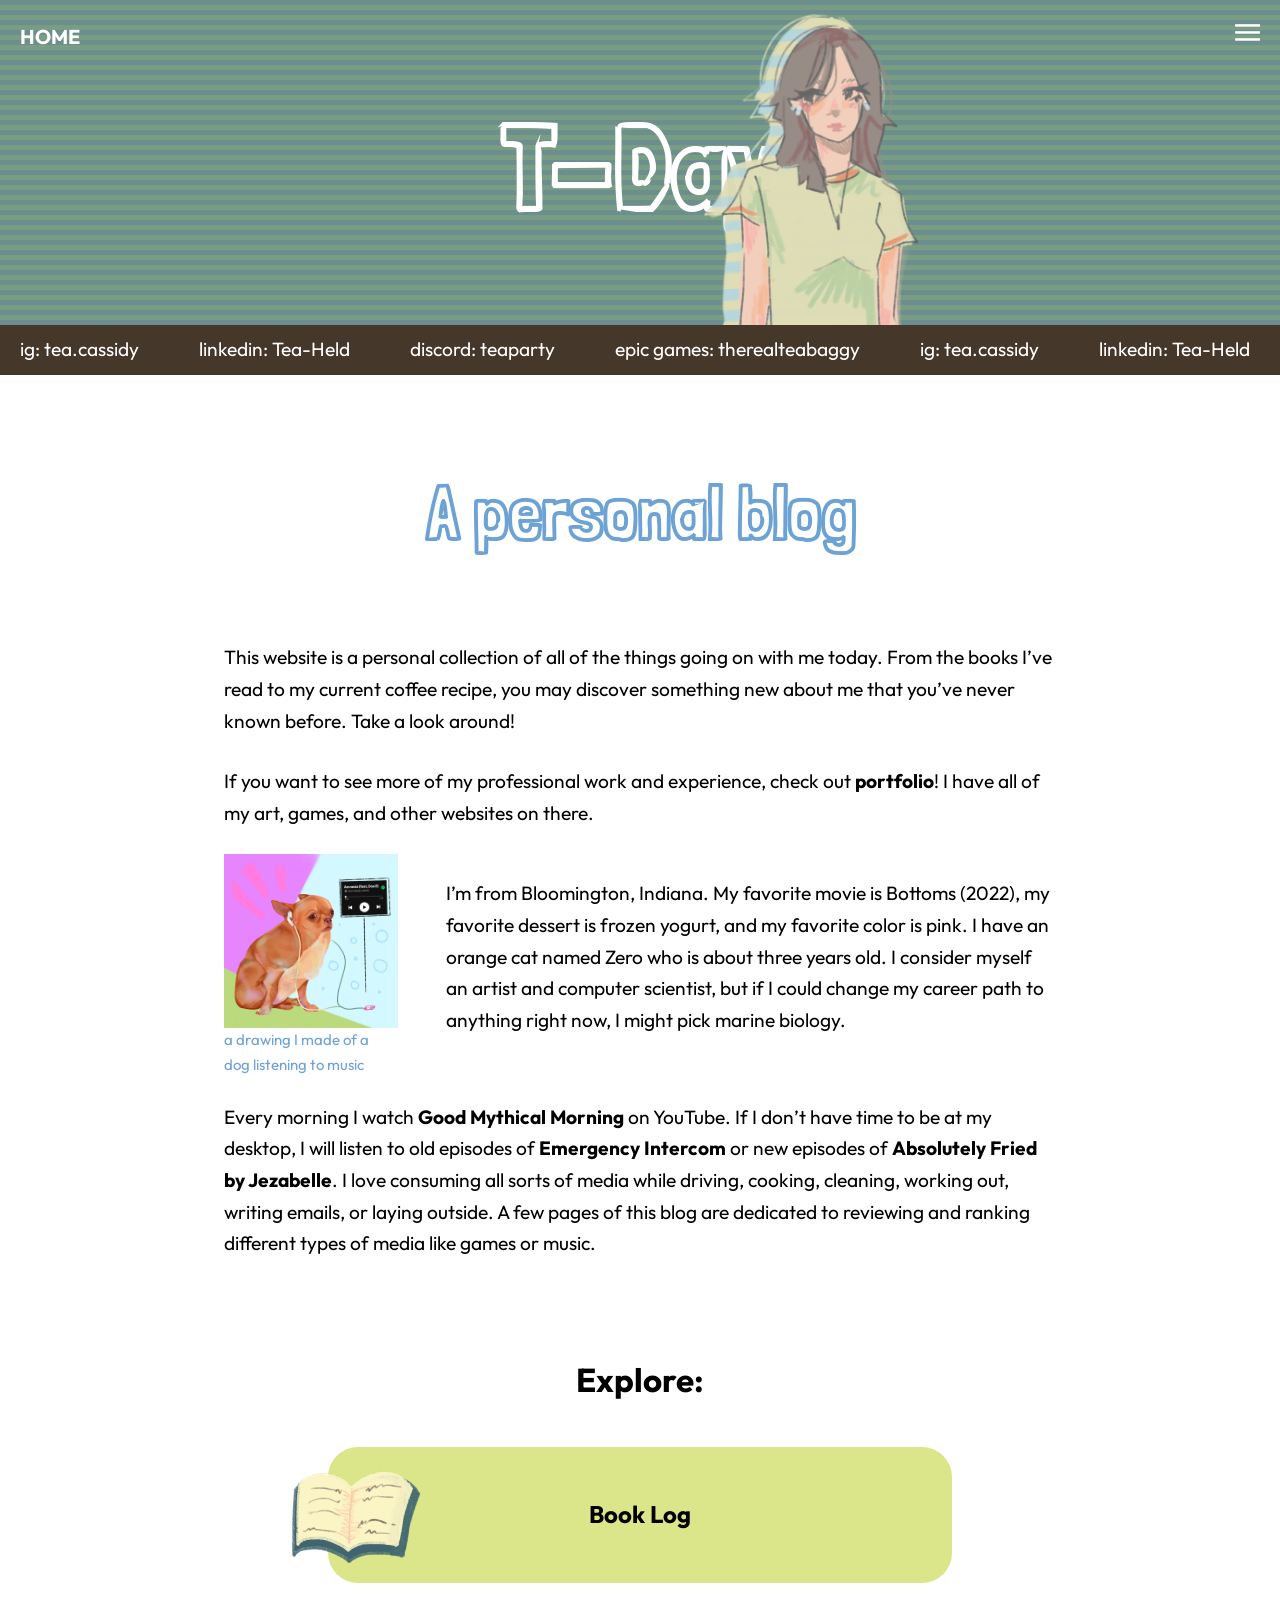
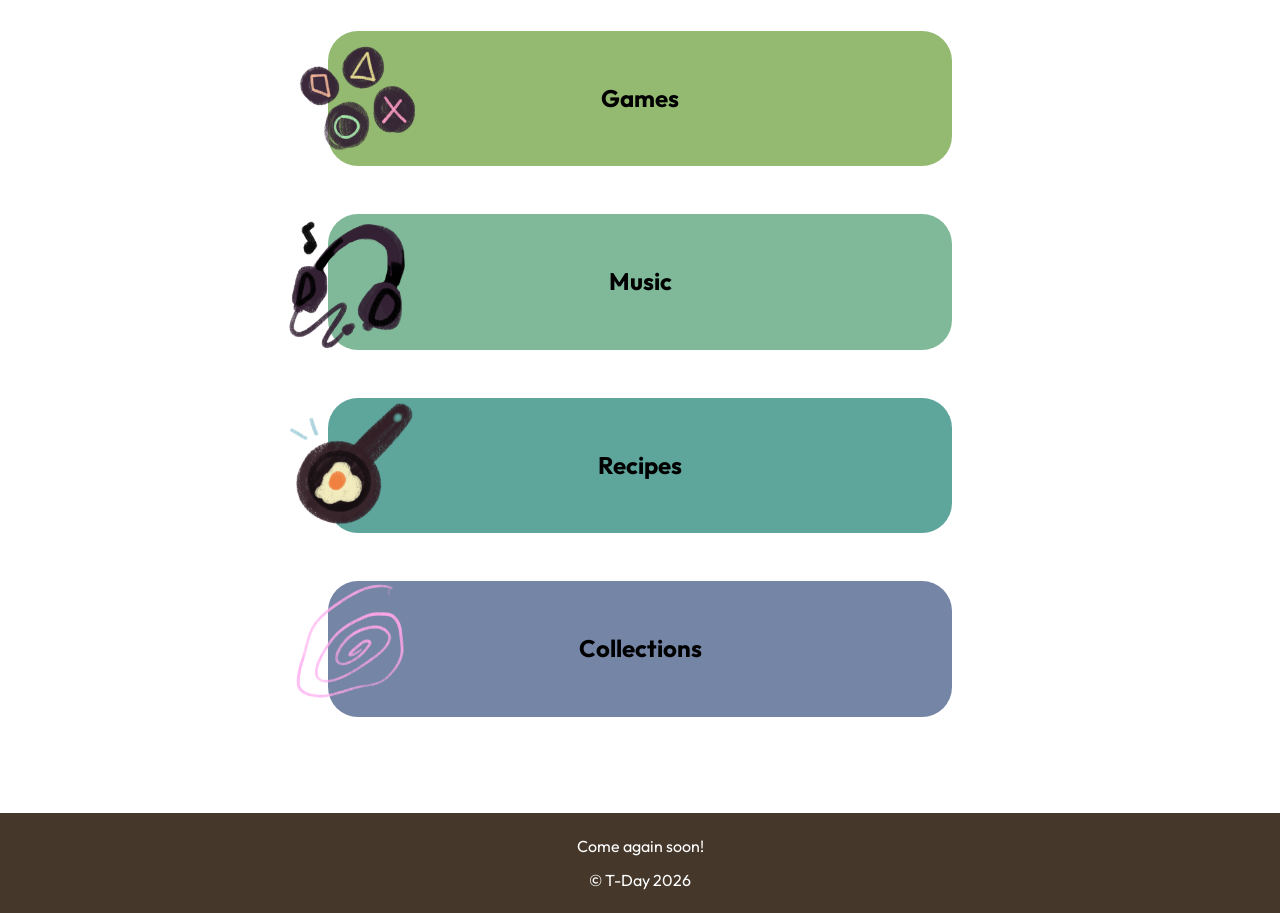
<file: t-day/index.html>
<!DOCTYPE html>
<html lang="en">

<head>
    <meta charset="UTF-8">
    <meta name="viewport" content="width=device-width, initial-scale=1.0">
    <title>T-Day</title>
    <!-- add your own favicon - https://favicon.io/ -->
    <link rel="shortcut icon" href="favicon.ico" type="image/x-icon">
    <!-- reset default browser stylesheet -->
    <link rel="stylesheet" href="css/modern-normalize.css">
     <!-- google fonts -->
    <link rel="stylesheet" href="https://fonts.googleapis.com/css2?family=Material+Symbols+Outlined:opsz,wght,FILL,GRAD@24,400,0,0&icon_names=menu" />
    <link rel="preconnect" href="https://fonts.googleapis.com">
    <link rel="preconnect" href="https://fonts.gstatic.com" crossorigin>
    <link href="https://fonts.googleapis.com/css2?family=Outfit:wght@100..900&display=swap" rel="stylesheet">
    <link href="https://fonts.googleapis.com/css2?family=Londrina+Outline&display=swap" rel="stylesheet">
    <!-- custom styles -->
    <link rel="stylesheet" href="css/styles.css">
</head>

<body>


<nav id="side-panel">
    <ul>
        <li><a class="a-secondary close-button">&times;</a></li>
        <li><a href="book-log.html">Book Log</a></li>
        <li><a  href="games.html">Games</a></li>
        <li><a  href="recipes.html">Current Recipes</a></li>
        <li><a href="music.html">Music</a></li>
        <li><a href="collections.html">Collections</a></li>
    </ul>
</nav>

<div class="open-button">
   <span class="a-secondary material-symbols-outlined">menu</span>
</div>
<div class="all-over-bkg"></div>

<main>
    <a href="index.html" class="home-link a-secondary">HOME</a>
    <header>
        <h1 class="title index-title">T-Day</h1>
        <img class="portrait-img" src="images/portrait.PNG" alt="self portrait">
        
    </header>
    <div class="socials-banner">
        <div class="socials-group">
            <p>ig: tea.cassidy</p>
            <p>linkedin: Tea-Held</p>
            <p>discord: teaparty</p>
            <p>epic games: therealteabaggy</p>
        </div>
        <div aria-hidden class="socials-group">
            <p>ig: tea.cassidy</p>
            <p>linkedin: Tea-Held</p>
            <p>discord: teaparty</p>
            <p>epic games: therealteabaggy</p>
        </div>
        <div aria-hidden class="socials-group">
            <p>ig: tea.cassidy</p>
            <p>linkedin: Tea-Held</p>
            <p>discord: teaparty</p>
            <p>epic games: therealteabaggy</p>
        </div>
    </div>

    <section class="container">

    <h1 class="title-header secondary-text">A personal blog</h1>

    <p>This website is a personal collection of all of the things going on with me today. From the books I&rsquo;ve read to my current 
        coffee recipe, you may discover something new about me that you&rsquo;ve never known before. Take a look around! 
    </p>

    <p>
        If you want to see more of my professional work and experience, check out <a href="https://therealteaparty.github.io/Portfolio/" target="blank" rel="noopener">portfolio</a>! I have all of my art, games, and other websites on there.
    </p>

    <div class="intro-box">
        <figure>
            <img src="images/dog.PNG" alt="Painting of Dog">
            <figcaption>a drawing I made of a dog listening to music</figcaption>
        </figure>
        
        <p>
            I&rsquo;m from Bloomington, Indiana. My favorite movie is Bottoms  &lpar;2022&rpar;, my favorite dessert is frozen yogurt, and my favorite color is pink. I have an orange cat named Zero who is about three years old. I consider myself an artist and computer scientist, but if I could change my career path to anything right now, I might pick marine biology. 
        </p>

    </div>

    <p>
        Every morning I watch <a href="https://www.youtube.com/goodmythicalmorning" target="blank" rel="noopener">Good Mythical Morning</a> on YouTube. If I don&rsquo;t have time to be at my desktop, I will listen to old episodes of <a href="https://www.youtube.com/@EmergencyIntercom" target="blank" rel="noopener">Emergency Intercom</a> or new episodes of <a href="https://www.youtube.com/@AbsolutelyFried" target="blank" rel="noopener">Absolutely Fried by Jezabelle</a>. I love consuming all sorts of media while driving, cooking, cleaning, working out, writing emails, or laying outside. A few pages of this blog are dedicated to reviewing and ranking different types of media like games or music.
    </p>

    <h2>Explore:</h2>

    <div class="explore-buttons">
        <a href="book-log.html" class="img-link">
             <img src="images/book-icon.png" alt="books">
            Book Log
           
        </a>

        <a href="games.html" class="img-link">
            <img src="images/game-icon.png" alt="games">
            Games
            
        </a>

        <a href="music.html" class="img-link">
            <img src="images/music-icon.png" alt="music">
            Music
        </a>

        <a href="recipes.html" class="img-link">
            <img src="images/recipe-icon.png" alt="recipes">
           Recipes
        </a>

        <a href="collections.html" class="img-link">
            <img src="images/pink-swirl.PNG" alt="swirl">
            Collections
        </a>
    </div>



    </section>


 </main>

<footer>
    <p>Come again soon!</p>
    <p>&copy; T-Day 2026</p>
</footer>

    <!-- nav bar js -->
    <script src="js/nav.js"></script>

    
</body>
</html>
</file>
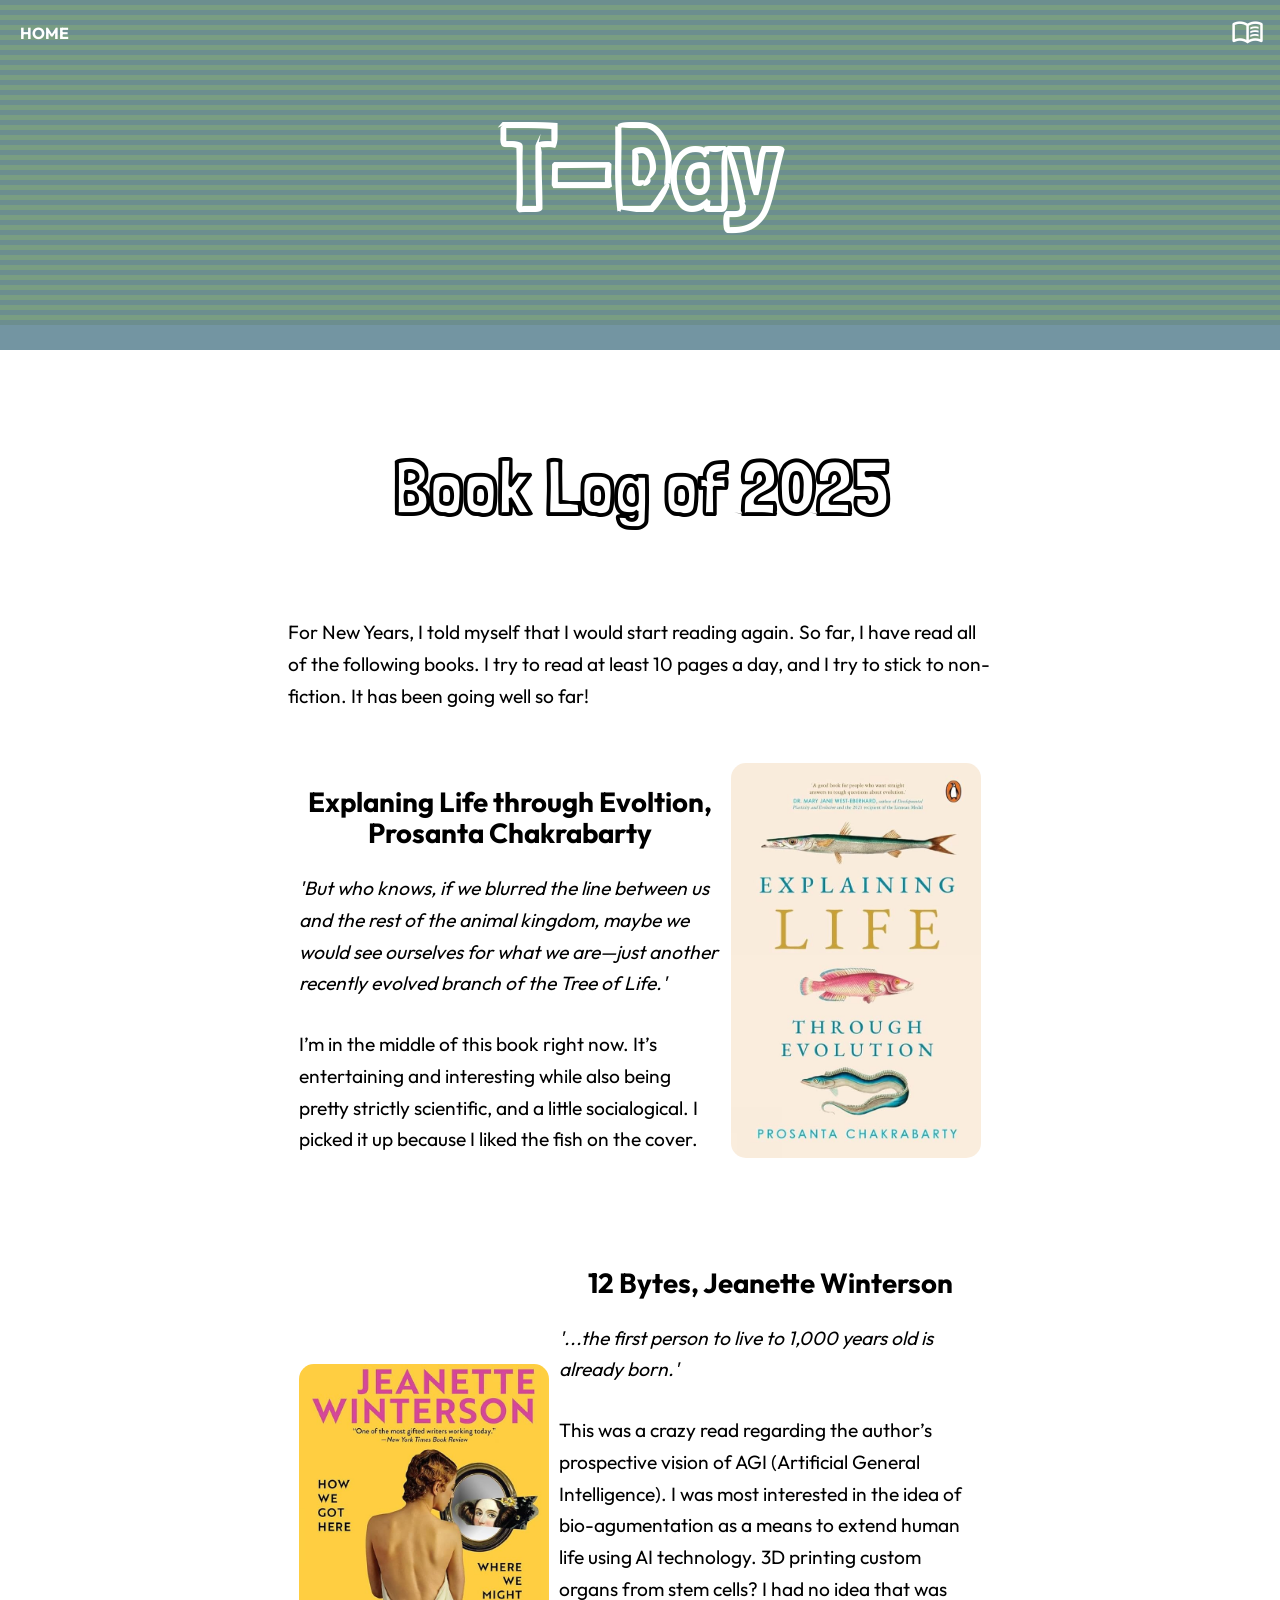
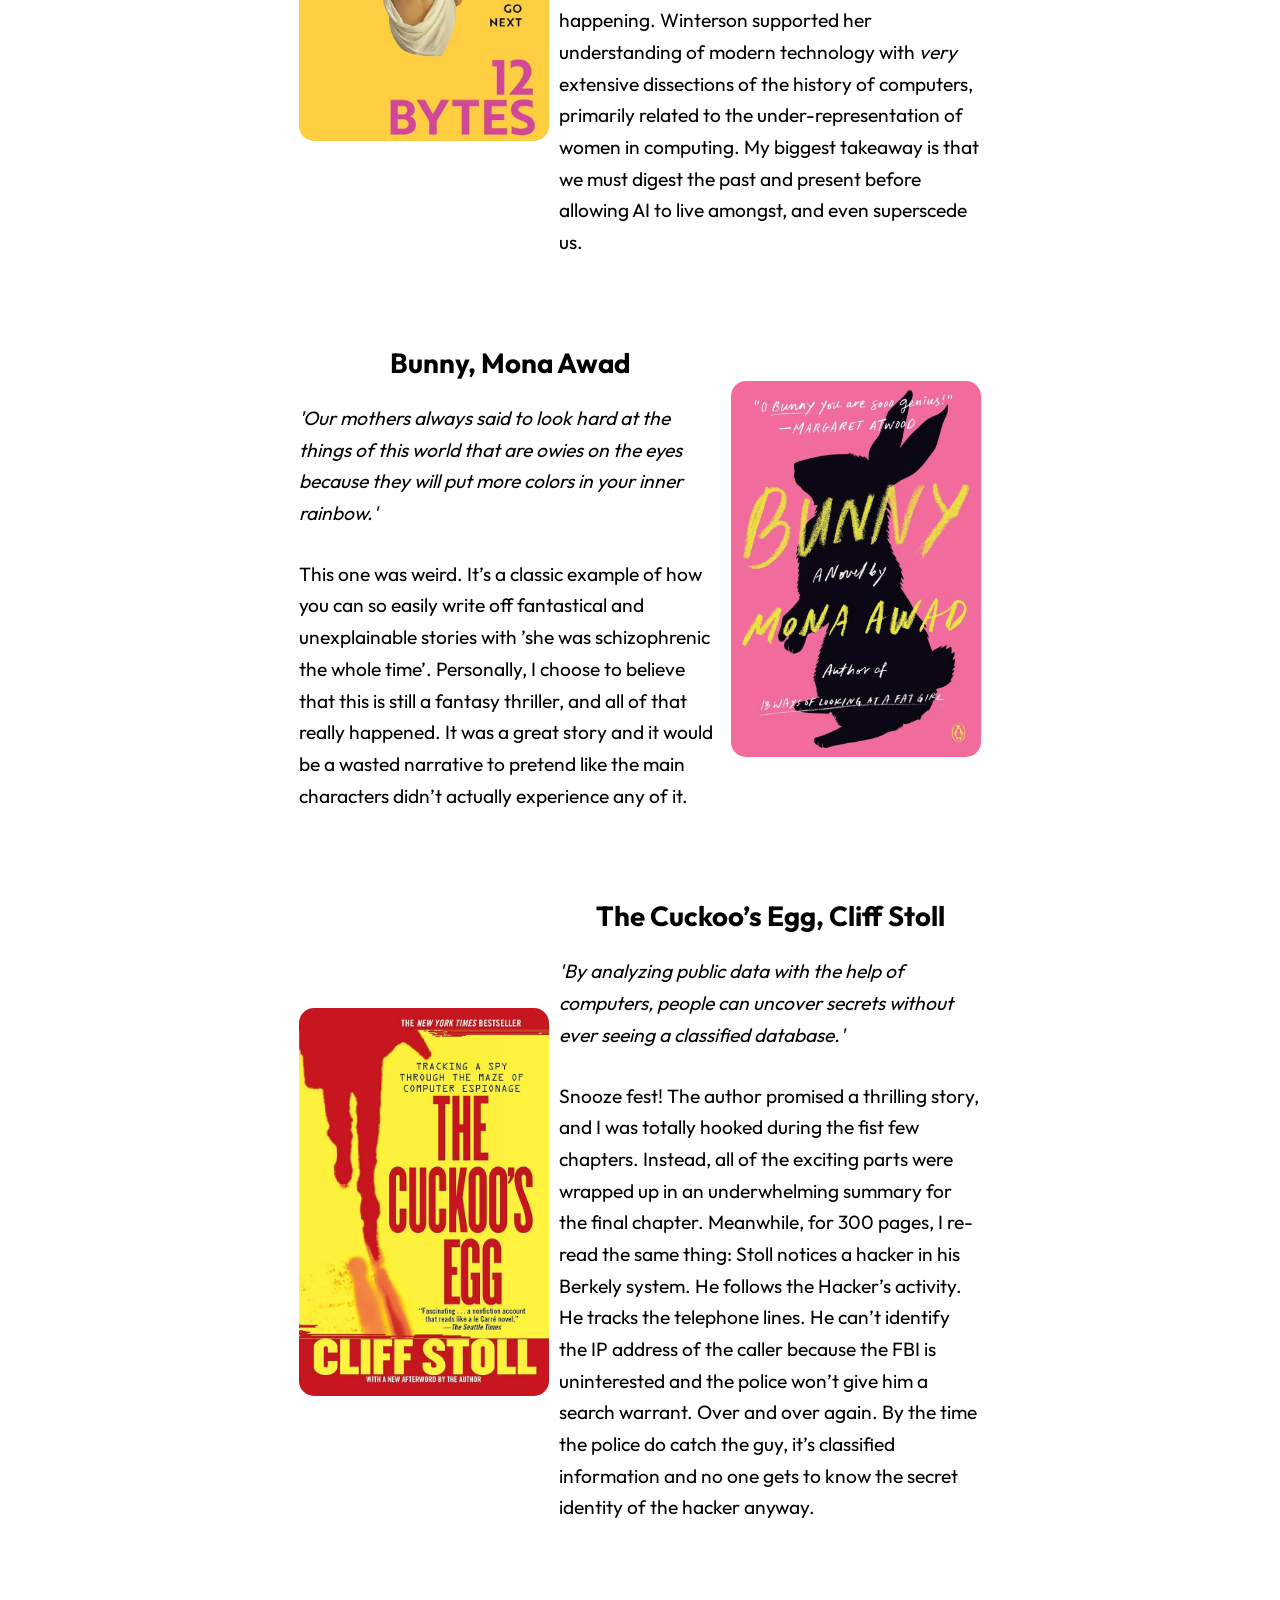
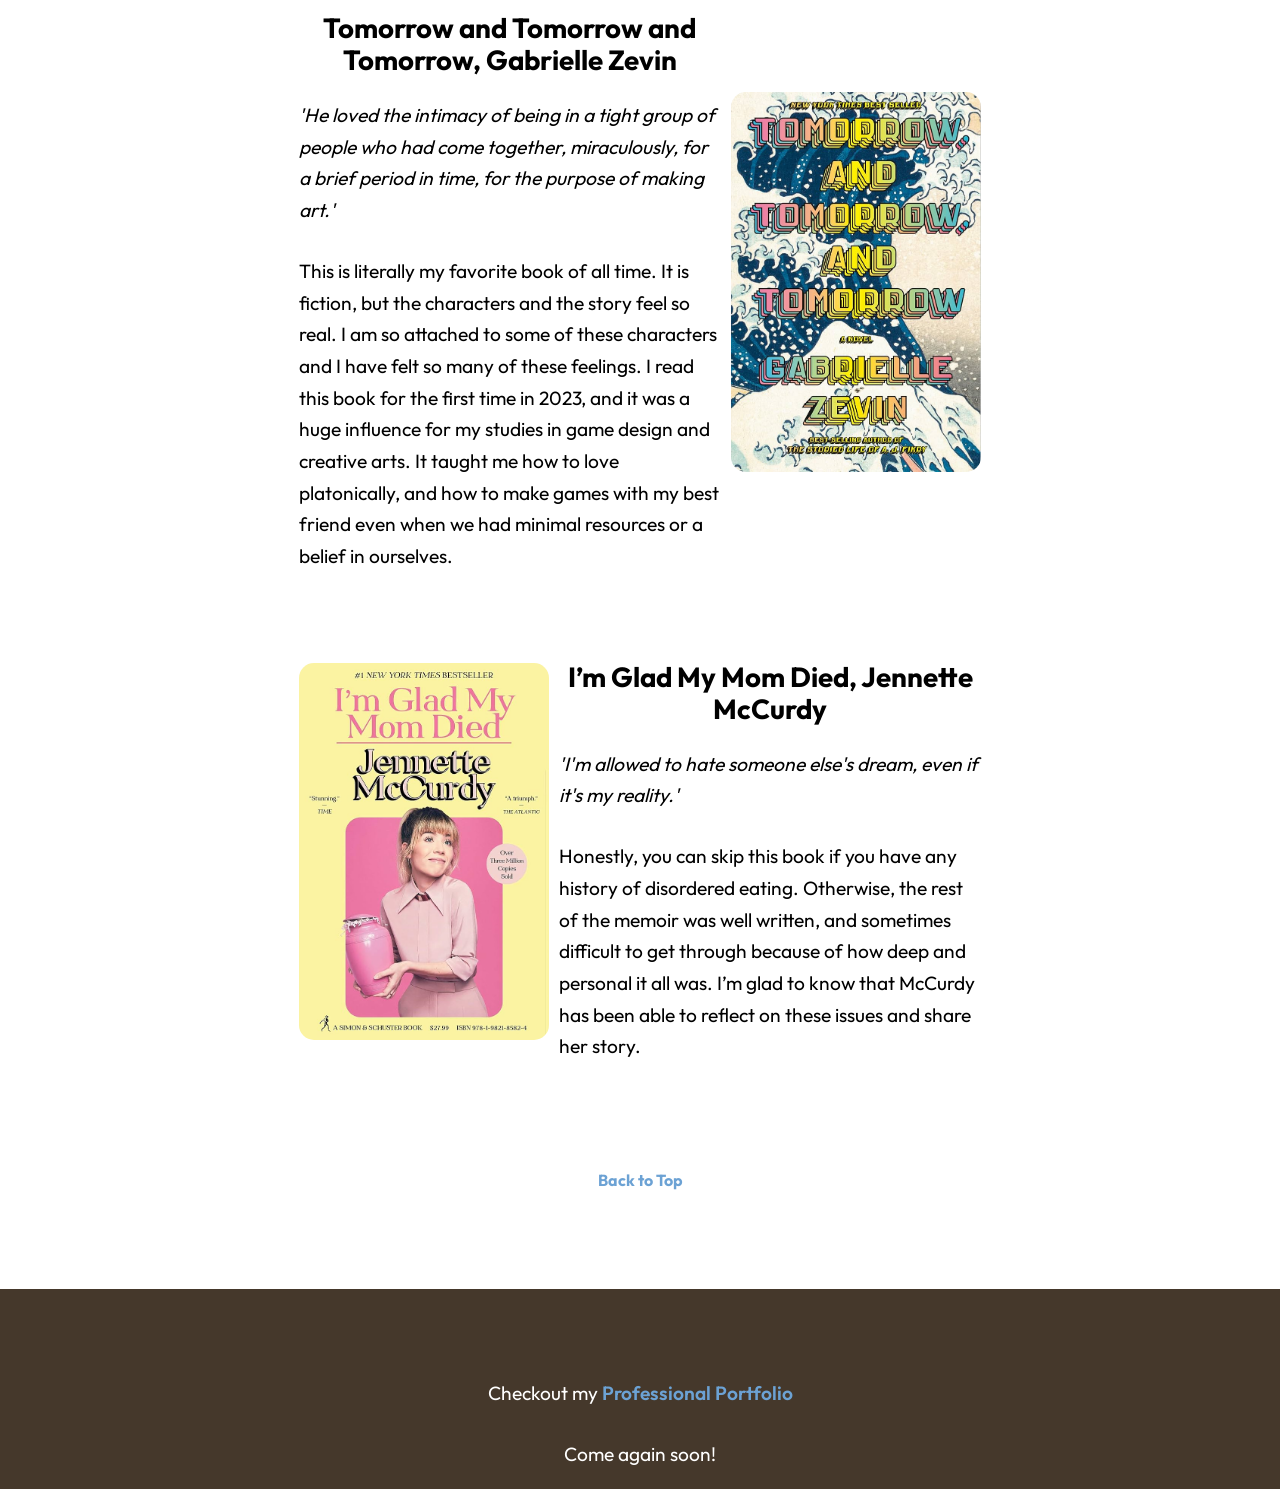
<file: static-rwd-starter-tea-held/book-log.html>
<!DOCTYPE html>
<html lang="en">

<head>
    <meta charset="UTF-8">
    <meta name="viewport" content="width=device-width, initial-scale=1.0">
    <title>Luddy</title>
    <!-- add your own favicon - https://favicon.io/ -->
    <link rel="shortcut icon" href="favicon.ico" type="image/x-icon">
    <!-- reset default browser stylesheet -->
    <link rel="stylesheet" href="css/modern-normalize.css">
     <!-- google fonts -->
    <link rel="stylesheet" href="https://fonts.googleapis.com/css2?family=Material+Symbols+Outlined:opsz,wght,FILL,GRAD@24,400,0,0&icon_names=menu_book" />
    <link rel="preconnect" href="https://fonts.googleapis.com">
    <link rel="preconnect" href="https://fonts.gstatic.com" crossorigin>
    <link href="https://fonts.googleapis.com/css2?family=Outfit:wght@100..900&display=swap" rel="stylesheet">
        <link href="https://fonts.googleapis.com/css2?family=Londrina+Outline&display=swap" rel="stylesheet">
    <!-- custom styles -->
    <link rel="stylesheet" href="css/styles.css">
</head>

<body>

<nav id="side-panel">
    <ul>
        <li><a class="close-button">&times;</a></li>
        <li><a href="book-log.html">Book Log</a></li>
        <li><a href="games.html">Top Games</a></li>
        <li><a href="recipes.html">Current Recipes</a></li>
        <li><a href="dream-journal.html">Dream Journal</a></li>
        <li><a href="glass-animals.html">Glass Animals</a></li>
    </ul>
</nav>

<div class="open-button">
   <span class="material-symbols-outlined">menu_book</span>
</div>
<div class="all-over-bkg"></div>

<main>
    <a href="index.html" class="home-link">HOME</a>
    <header>
        <h1 class="title">T-Day</h1>
    </header>
    <div class="regular-banner"></div>

    <section class="container" id = "top">
    <h1 class="title-header">Book Log of 2025 </h1>

    <p>For New Years, I told myself that I would start reading again. 
        So far, I have read all of the following books. I try to read at least
        10 pages a day, and I try to stick to non-fiction. It has been going well so far!
    </p>
    <br>
        
        <div class="book-box reverse">

            <div class="text-box">
                <h3>Explaning Life through Evoltion, Prosanta Chakrabarty</h3>
                <p class="quote">But who knows, if we blurred the line between us and the rest of the animal kingdom, maybe we would see ourselves for what we are—just another recently evolved branch of the Tree of Life.</p>
                <p>I&rsquo;m in the middle of this book right now. It&rsquo;s entertaining and interesting while also being pretty strictly scientific, and a little socialogical. I picked it up because I liked the fish on the cover.
                </p>
                
            </div>
            <div>
                <img src="images/evolution.jpg" alt="Explaining Life through Evolution">
            </div>
        </div>

        <div class="book-box">
            <div>
                <img src="images/12-bytes.jpg" alt="12 Bytes">
            </div>

            <div class="text-box">
                <h3>12 Bytes, Jeanette Winterson</h3>
                <p class="quote">...the first person to live to 1,000 years old is already born.</p>
                <p>This was a crazy read regarding the author&rsquo;s prospective vision of AGI (Artificial General Intelligence).
                    I was most interested in the idea of bio-agumentation 
                    as a means to extend human life using AI technology. 3D printing custom organs from stem cells? I had no idea that was happening. 
                    Winterson supported her understanding of modern technology with <em>very</em> extensive dissections of 
                    the history of computers, primarily related to the under-representation of women in computing.
                    My biggest takeaway is that we must digest the past and present before allowing AI to live amongst, and even superscede us.
                </p>
                
            </div>
        </div>

        <div class="book-box reverse">

            <div class="text-box">
                <h3>Bunny, Mona Awad</h3>
                <p class="quote">Our mothers always said to look hard at the things of this world that are owies on the eyes because they will put more colors in your inner rainbow.</p>
                <p>This one was weird. It&rsquo;s a classic example of how you can so easily write off fantastical and unexplainable stories with 
                    &rsquo;she was schizophrenic the whole time&rsquo;. Personally, I choose to believe that this is still a fantasy thriller, and all of that really
                    happened. It was a great story and it would be a wasted narrative to pretend like the main characters didn&rsquo;t actually experience any of it.
                </p>
                
            </div>
            <div>
                <img src="images/bunny.jpg" alt="Bunny">
            </div>
        </div>

        <div class="book-box">
            <div>
                <img src="images/egg.jpg" alt="The Cuckoos Egg">
            </div>

            <div class="text-box">
                <h3>The Cuckoo&rsquo;s Egg, Cliff Stoll</h3>
                <p class="quote">By analyzing public data with the help of computers, people can uncover secrets without ever seeing a classified database.</p>
                <p>Snooze fest! The author promised a thrilling story, and I was totally hooked during the fist few chapters. Instead, all of the exciting parts were wrapped up in an underwhelming
                    summary for the final chapter. Meanwhile, for 300 pages, I re-read the same thing: Stoll notices a hacker in his Berkely system. He follows the Hacker&rsquo;s activity.
                    He tracks the telephone lines. He can&rsquo;t identify the IP address of the caller because the FBI is uninterested and the police won&rsquo;t give him
                    a search warrant. Over and over again. By the time the police do catch the guy, it&rsquo;s classified information and no one gets to know the secret
                    identity of the hacker anyway. 
                </p>
                
            </div>
        </div>

        <div class="book-box reverse">

            <div class="text-box">
                <h3>Tomorrow and Tomorrow and Tomorrow, Gabrielle Zevin</h3>
                <p class="quote">He loved the intimacy of being in a tight group of people who had come together, miraculously, for a brief period in time, for the purpose of making art.</p>
                <p>This is literally my favorite book of all time. It is fiction, but the characters and the story feel so real. I am so attached to some of these 
                    characters and I have felt so many of these feelings. I read this book for the first time in 2023, and it was a huge influence for my studies in
                    game design and creative arts. It taught me how to love platonically, and how to make games with my best friend even when we had minimal resources or a belief in ourselves. 
                </p>
                
            </div>
            <div>
                <img src="images/tomorrow.jpg" alt="Tomorrow and Tomorrow and Tomorrow">
            </div>
        </div>

        
        <div class="book-box">
            <div>
                <img src="images/mom-died.jpg" alt="I&rsquo;m Glad My Mom Died">
            </div>

            <div class="text-box">
                <h3>I&rsquo;m Glad My Mom Died, Jennette McCurdy</h3>
                <p class="quote">I'm allowed to hate someone else's dream, even if it's my reality.</p>
                <p>Honestly, you can skip this book if you have any history of disordered eating. Otherwise, the rest of the memoir was well written, and sometimes difficult to get through because of how
                    deep and personal it all was. I&rsquo;m glad to know that McCurdy has been able to reflect on these 
                    issues and share her story.
                </p>
                
            </div>
        </div>

         <div class="back-to-top"><a href="#top">Back to Top</a></div>

    </section>


 </main>

<footer>
<p>Checkout my <a href="https://therealteaparty.github.io/Portfolio/" target="blank" rel="noopener">Professional Portfolio</a>
<p>Come again soon!</p>
</footer>

    <!-- nav bar js -->
    <script src="js/nav.js"></script>

    
</body>
</html>
</file>
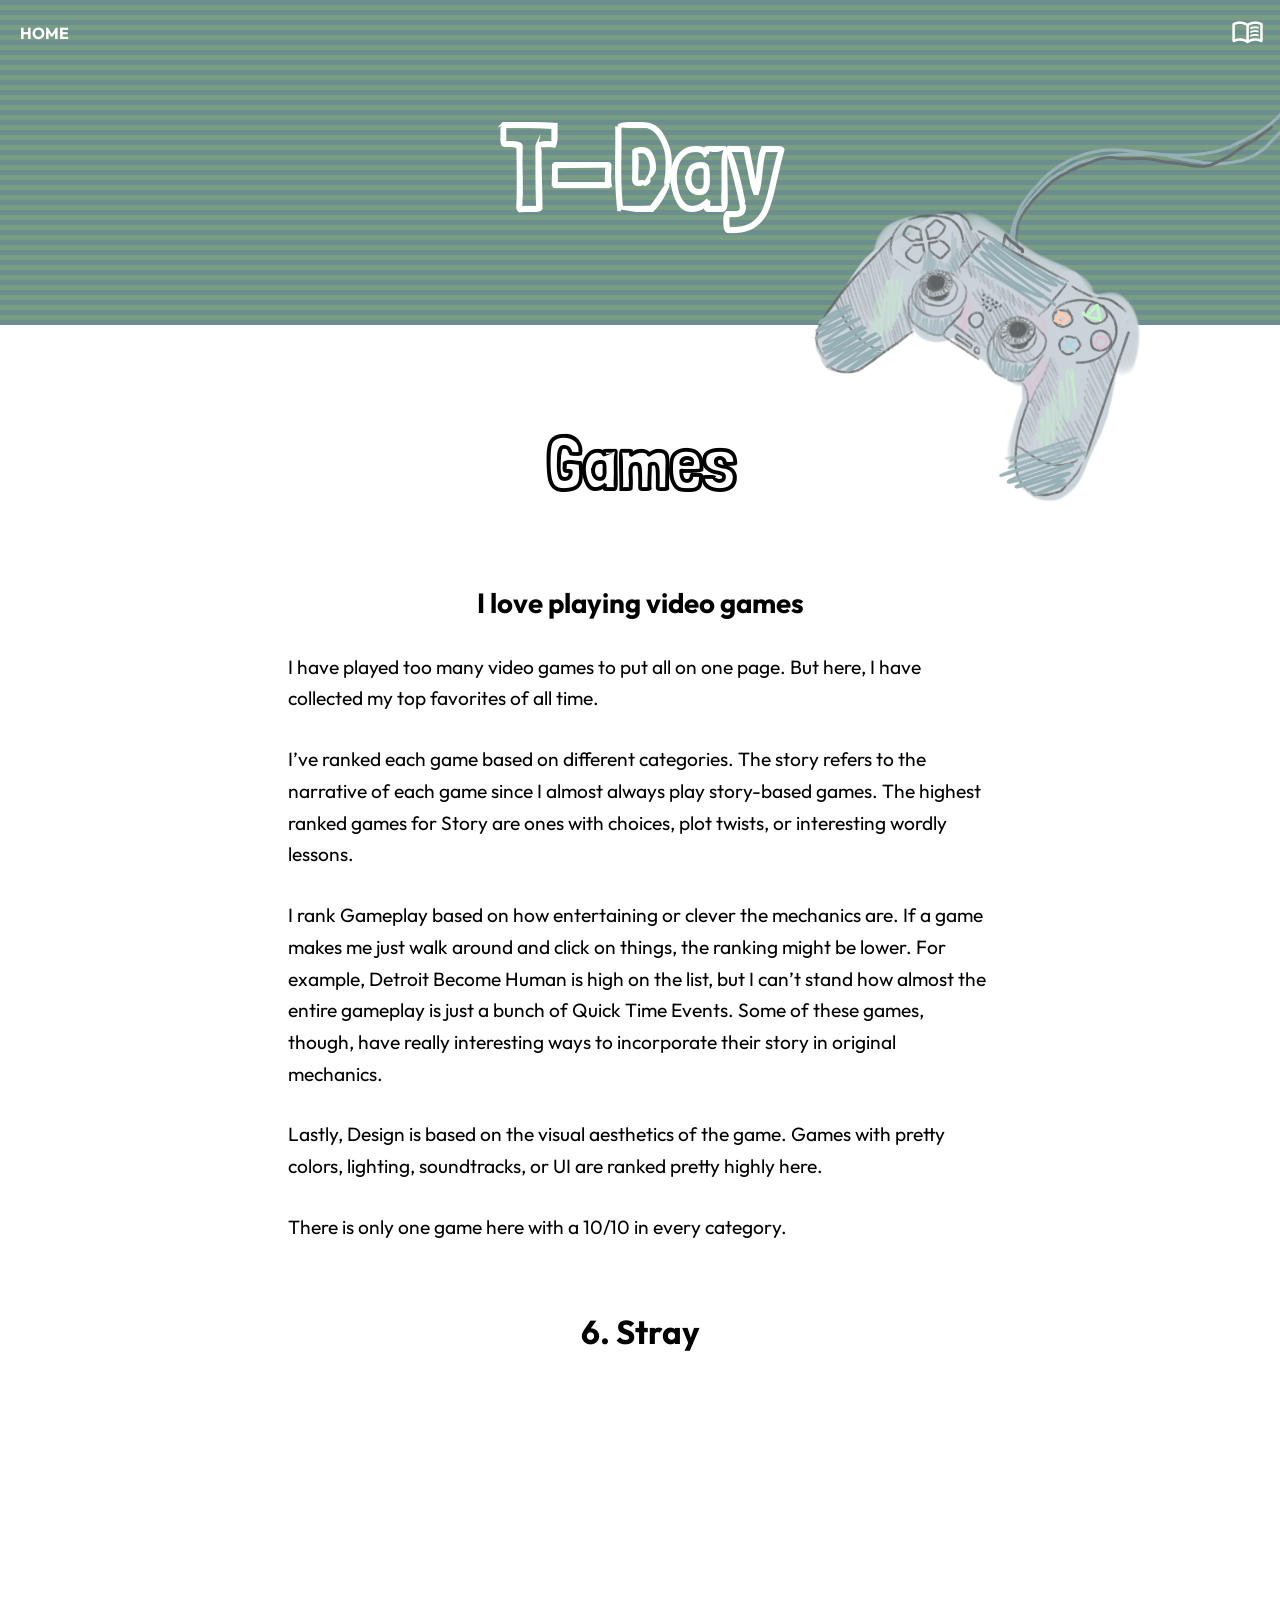
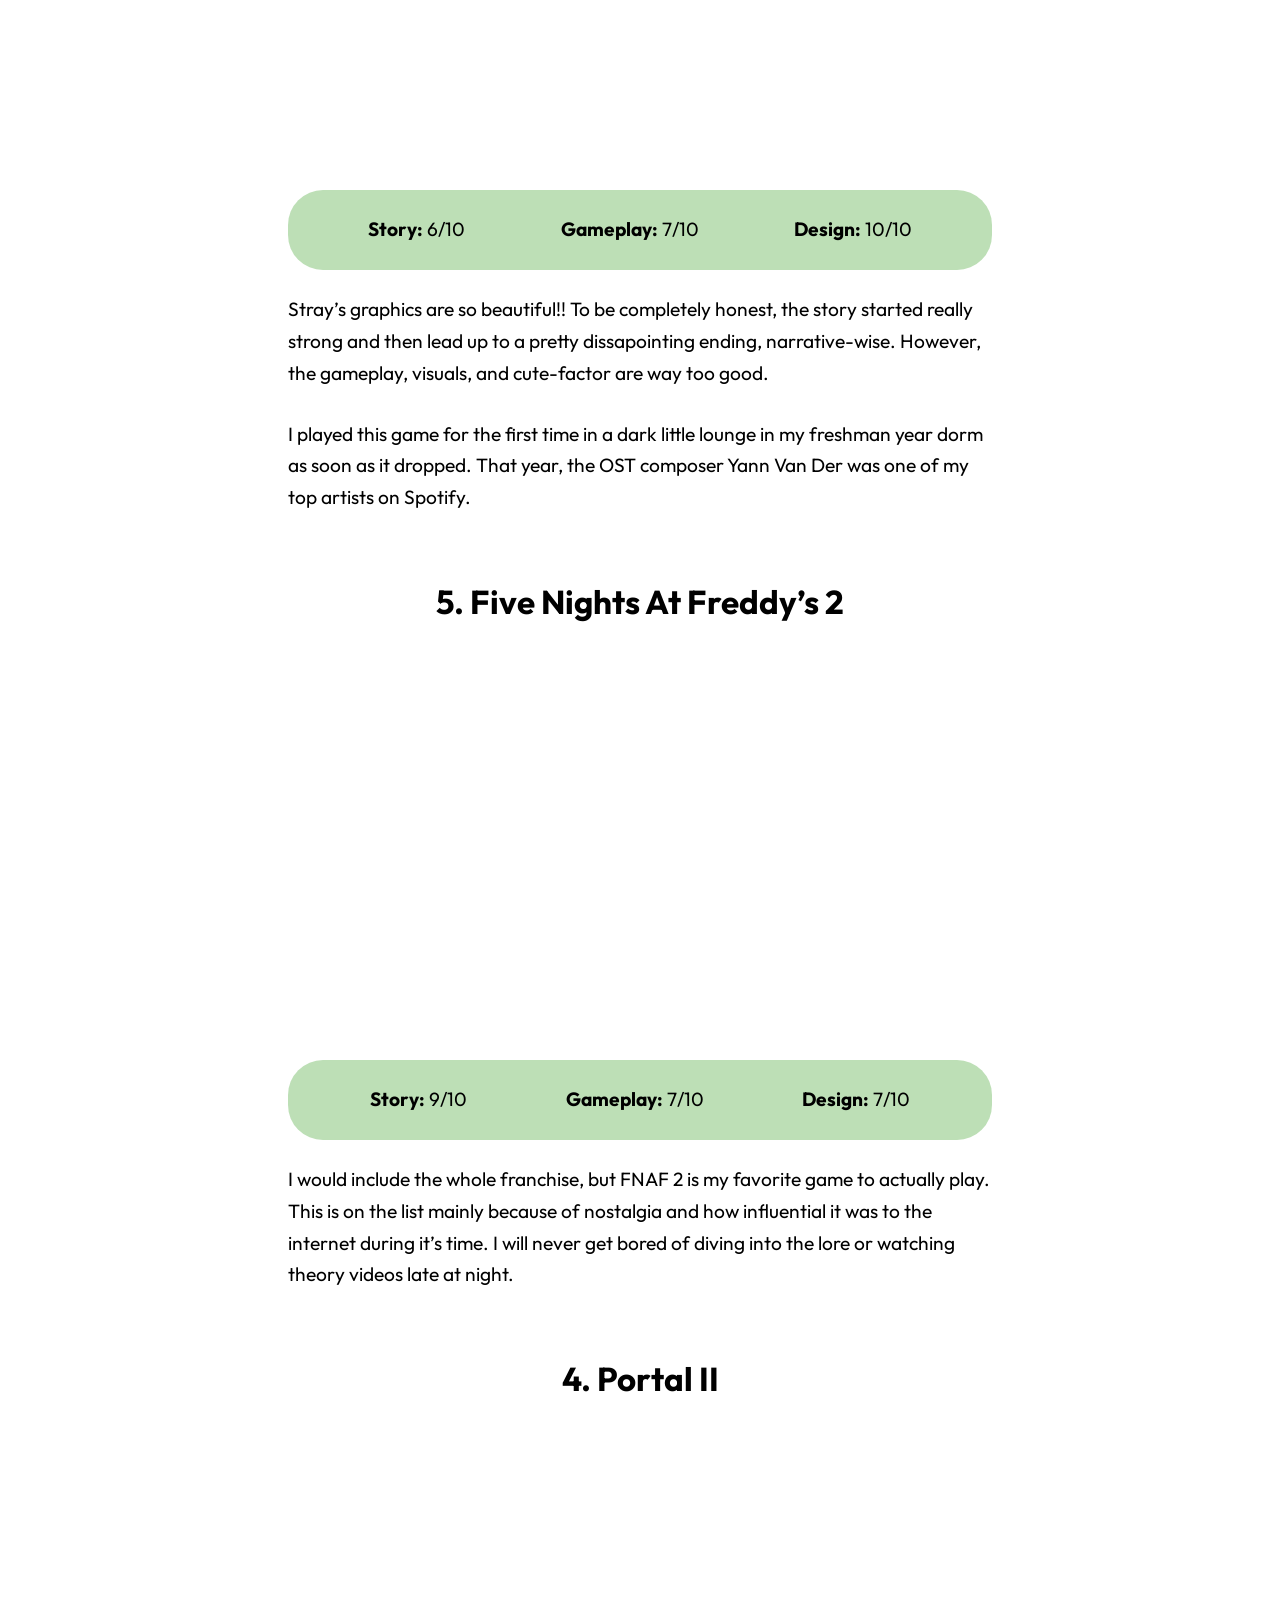
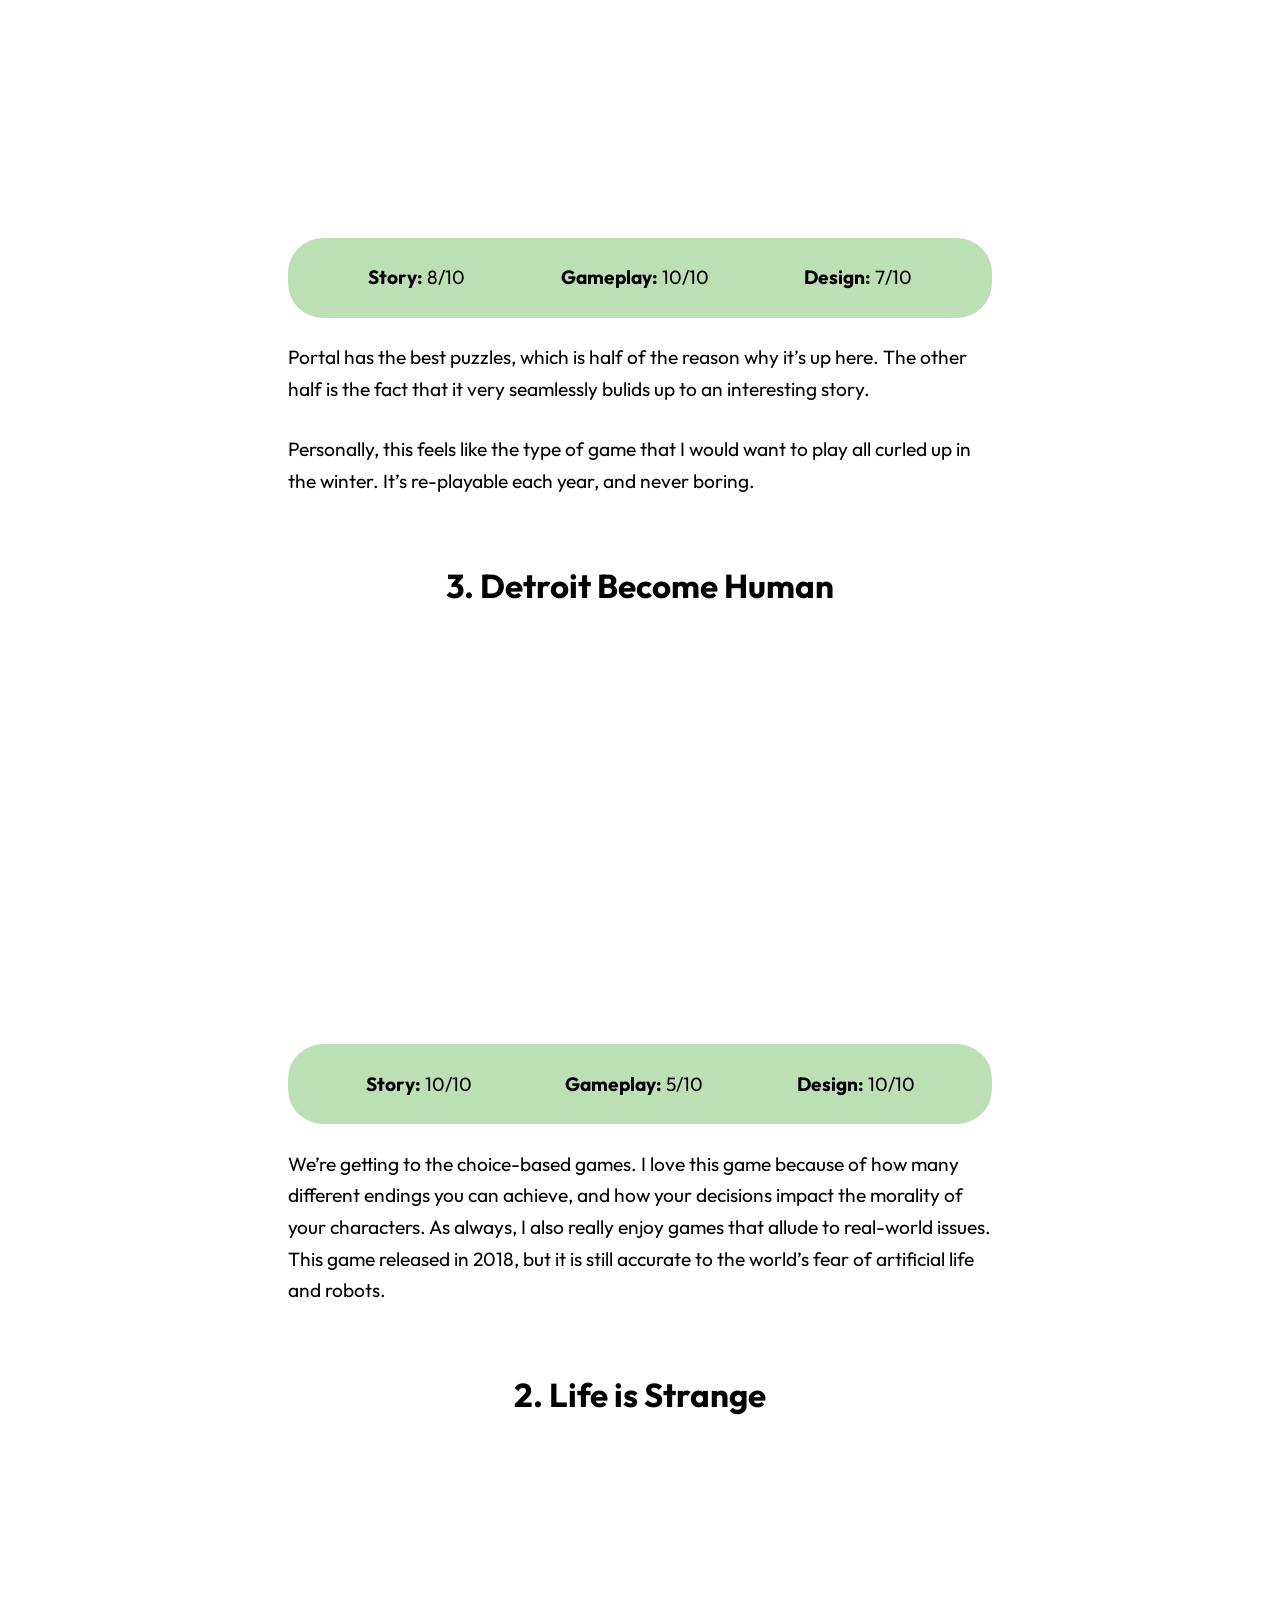
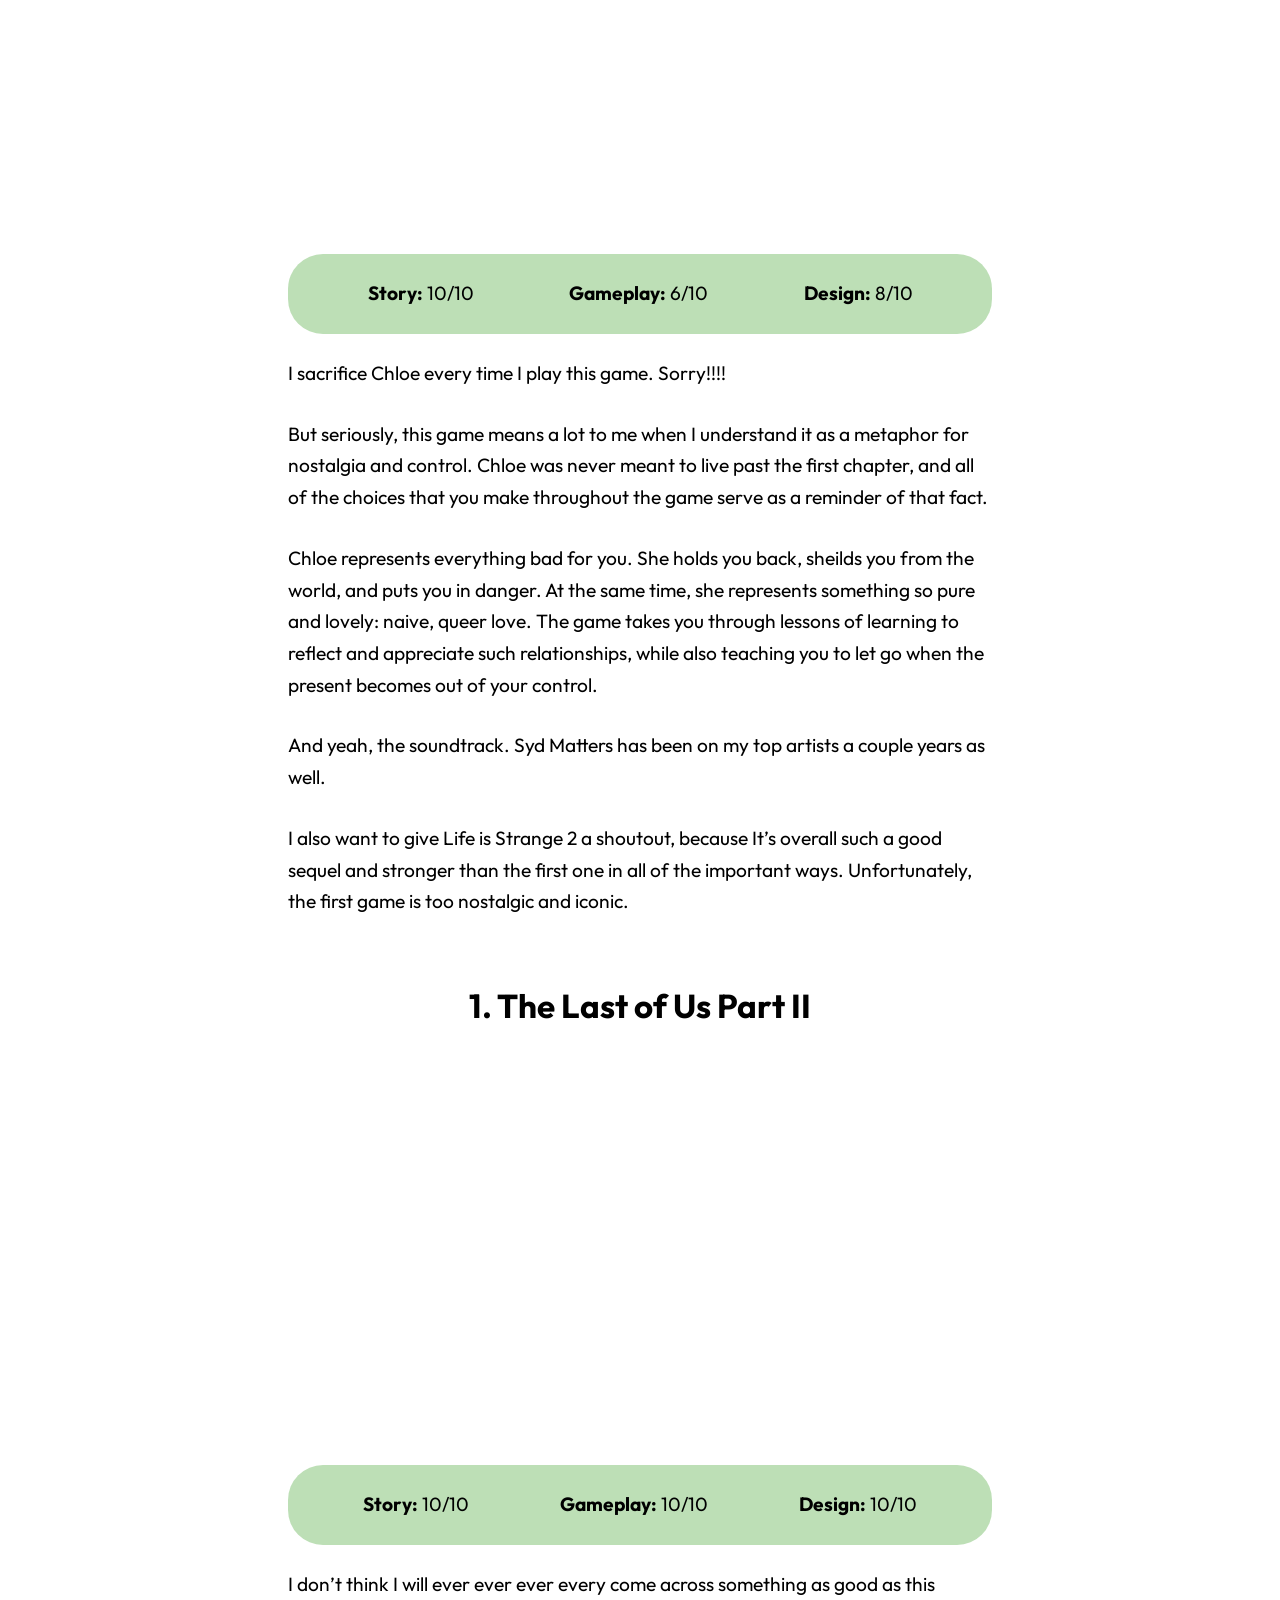
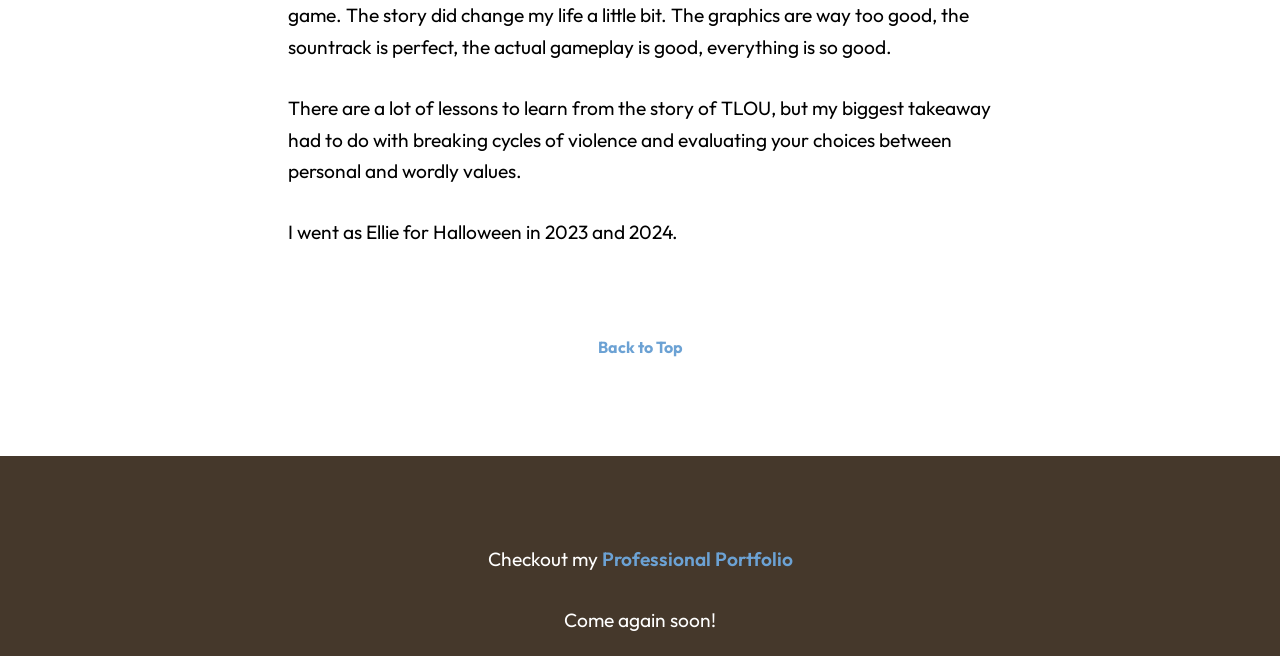
<file: static-rwd-starter-tea-held/games.html>
<!DOCTYPE html>
<html lang="en">

<head>
    <meta charset="UTF-8">
    <meta name="viewport" content="width=device-width, initial-scale=1.0">
    <title>Games</title>
    <!-- add your own favicon - https://favicon.io/ -->
    <link rel="shortcut icon" href="favicon.ico" type="image/x-icon">
    <!-- reset default browser stylesheet -->
    <link rel="stylesheet" href="css/modern-normalize.css">
     <!-- google fonts -->
    <link rel="stylesheet" href="https://fonts.googleapis.com/css2?family=Material+Symbols+Outlined:opsz,wght,FILL,GRAD@24,400,0,0&icon_names=menu_book" />
    <link rel="preconnect" href="https://fonts.googleapis.com">
    <link rel="preconnect" href="https://fonts.gstatic.com" crossorigin>
    <link href="https://fonts.googleapis.com/css2?family=Outfit:wght@100..900&display=swap" rel="stylesheet">
        <link href="https://fonts.googleapis.com/css2?family=Londrina+Outline&display=swap" rel="stylesheet">
    <!-- custom styles -->
    <link rel="stylesheet" href="css/styles.css">
</head>

<body>


<nav id="side-panel">
    <ul>
        <li><a class="close-button">&times;</a></li>
        <li><a href="book-log.html">Book Log</a></li>
        <li><a href="games.html">Top Games</a></li>
        <li><a href="recipes.html">Current Recipes</a></li>
        <li><a href="dream-journal.html">Dream Journal</a></li>
        <li><a href="glass-animals.html">Glass Animals</a></li>
    </ul>
</nav>

<div class="open-button">
   <span class="material-symbols-outlined">menu_book</span>
</div>
<div class="all-over-bkg"></div>

<main>
    <a href="index.html" class="home-link">HOME</a>
    <header>
        <h1 class="title">T-Day</h1>
        <img class="controller-img" src="images/controller.PNG" alt="controller">
    </header>

<section class="container" id="top">

        <h1 class="title-header">Games </h1>
       
        <h3>I love playing video games</h3>
        <p>I have played too many video games to put all on one page. 
            But here, I have collected my top favorites of all time.
        </p>
        <p>
            I&rsquo;ve ranked each game based on different categories.
            The story refers to the narrative of each game since I 
            almost always play story-based games. The highest ranked games for Story 
            are ones with choices, plot twists, or interesting wordly lessons.
        </p>
        <p>I rank Gameplay based on how entertaining or clever the mechanics are. 
            If a game makes me just walk around and click on things, the ranking might be lower.
            For example, Detroit Become Human is high on the list, but I can&rsquo;t stand how 
            almost the entire gameplay is just a bunch of Quick Time Events.
            Some of these games, though, have really interesting ways to incorporate their story in original mechanics.
        </p>
        <p>
            Lastly, Design is based on the visual aesthetics of the game. Games with pretty colors,
            lighting, soundtracks, or UI are ranked pretty highly here.
        </p>
        <p>There is only one game here with a 10/10 in every category.</p>

        <h2>6. Stray</h2>
        <div class='embed-container'><iframe src='https://www.youtube.com/embed/4uP2MyUL49s?si=-B4pfmz9sfEDezNO' frameborder='0' allowfullscreen></iframe></div>

        <div class="game-stats">
            <p><strong>Story:</strong> 6/10</p>
            <p><strong>Gameplay:</strong> 7/10</p>
            <p><strong>Design: </strong>10/10</p>
        </div>

        <p>Stray&rsquo;s graphics are so beautiful!! To be completely honest, the story started really strong and then lead up to a pretty dissapointing ending, narrative-wise. However, the gameplay, visuals, and cute-factor are way too good.</p>
        <p>I played this game for the first time in a dark little lounge in my freshman year dorm as soon as it dropped. That year, the OST composer Yann Van Der was one of my top artists on Spotify.</p>

        <!-- 5. FNAF 2 -->
        <h2>5. Five Nights At Freddy&rsquo;s 2</h2>
        <div class='embed-container'><iframe src='https://www.youtube.com/embed/lVPONdZBh6s' frameborder='0' allowfullscreen></iframe></div>

        <div class="game-stats">
            <p><strong>Story:</strong> 9/10</p>
            <p><strong>Gameplay:</strong> 7/10</p>
            <p><strong>Design: </strong>7/10</p>
        </div>

        <p>I would include the whole franchise, but FNAF 2 is my favorite game to actually play. This is on the list mainly because of nostalgia and how influential it was to the internet during it&rsquo;s time. I will never get bored of diving into the lore or watching theory videos late at night.</p>

        <!-- 4. Portal II -->
         <h2>4. Portal II</h2>
         <div class='embed-container'><iframe src='https://www.youtube.com/embed/tax4e4hBBZc?si=d3a2xgPlYy7KgIeF' frameborder='0' allowfullscreen></iframe></div>

         <div class="game-stats">
            <p><strong>Story:</strong> 8/10</p>
            <p><strong>Gameplay:</strong> 10/10</p>
            <p><strong>Design: </strong>7/10</p>
        </div>

         <p>
        Portal has the best puzzles, which is half of the reason why it&rsquo;s up here. The other half is the fact that it very seamlessly bulids up to an interesting story. 
         </p>
         <p>Personally, this feels like the type of game that I would want to play all curled up in the winter. It&rsquo;s re-playable each year, and never boring.</p>

        <!-- 3. Detroit Become Human -->
         <h2>3. Detroit Become Human</h2>
         <div class='embed-container'><iframe src='https://www.youtube.com/embed/_gJtihSt6a4?si=qIfFz2JqvCf6VftO' frameborder='0' allowfullscreen></iframe></div>

         <div class="game-stats">
            <p><strong>Story:</strong> 10/10</p>
            <p><strong>Gameplay:</strong> 5/10</p>
            <p><strong>Design: </strong>10/10</p>
        </div>

         <p>
            We&rsquo;re getting to the choice-based games. I love this game because of how many different endings you can achieve, and how your decisions impact the morality of your characters. As always, I also really enjoy games that allude to real-world issues. This game released in 2018, but it is still accurate to the world&rsquo;s fear of artificial life and robots. 
         </p>


        <!-- 2. Life is Strange -->
         <h2>2. Life is Strange</h2>
         <div class='embed-container'><iframe src='https://www.youtube.com/embed/AURVxvIZrmU?si=iU8TBnsodLf7Vq7i' frameborder='0' allowfullscreen></iframe></div>

         <div class="game-stats">
            <p><strong>Story:</strong> 10/10</p>
            <p><strong>Gameplay:</strong> 6/10</p>
            <p><strong>Design: </strong>8/10</p>
        </div>

         <p>
            I sacrifice Chloe every time I play this game. Sorry!!!! 
         </p>
         <p>
            But seriously, this game means a lot to me when I understand it as a metaphor for nostalgia and control. Chloe was never meant to live past the first chapter, and all of the choices that you make throughout the game serve as a reminder of that fact. 
         </p>
         <p>
            Chloe represents everything bad for you. She holds you back, sheilds you from the world, and puts you in danger. At the same time, she represents something so pure and lovely: naive, queer love. The game takes you through lessons of learning to reflect and appreciate such relationships, while also teaching you to let go when the present becomes out of your control.
         </p>
         <p>
            And yeah, the soundtrack. Syd Matters has been on my top artists a couple years as well.
         </p>
         <p>
            I also want to give Life is Strange 2 a shoutout, because It&rsquo;s overall such a good sequel and stronger than the first one in all of the important ways. Unfortunately, the first game is too nostalgic and iconic.
         </p>

        <!-- 1. The Last of Us Part II-->
         <h2>1. The Last of Us Part II</h2>
         <div class='embed-container'><iframe src='https://www.youtube.com/embed/W2Wnvvj33Wo?si=wSxEK9C0345TohIi' frameborder='0' allowfullscreen></iframe></div>

         <div class="game-stats">
            <p><strong>Story:</strong> 10/10</p>
            <p><strong>Gameplay:</strong> 10/10</p>
            <p><strong>Design: </strong>10/10</p>
        </div>

         <p>
            I don&rsquo;t think I will ever ever ever every come across something as good as this game. The story did change my life a little bit. The graphics are way too good, the sountrack is perfect, the actual gameplay is good, everything is so good.  
         </p>
         <p>
            There are a lot of lessons to learn from the story of TLOU, but my biggest takeaway had to do with breaking cycles of violence and evaluating your choices between personal and wordly values. 
         </p>
         <p>
            I went as Ellie for Halloween in 2023 and 2024.
         </p>

         <div class="back-to-top"><a href="#top">Back to Top</a></div>
         
    </section>


 </main>

<footer>
<p>Checkout my <a href="https://therealteaparty.github.io/Portfolio/" target="blank" rel="noopener">Professional Portfolio</a>
<p>Come again soon!</p>
</footer>

    <!-- nav bar js -->
    <script src="js/nav.js"></script>

    
</body>
</html>
</file>
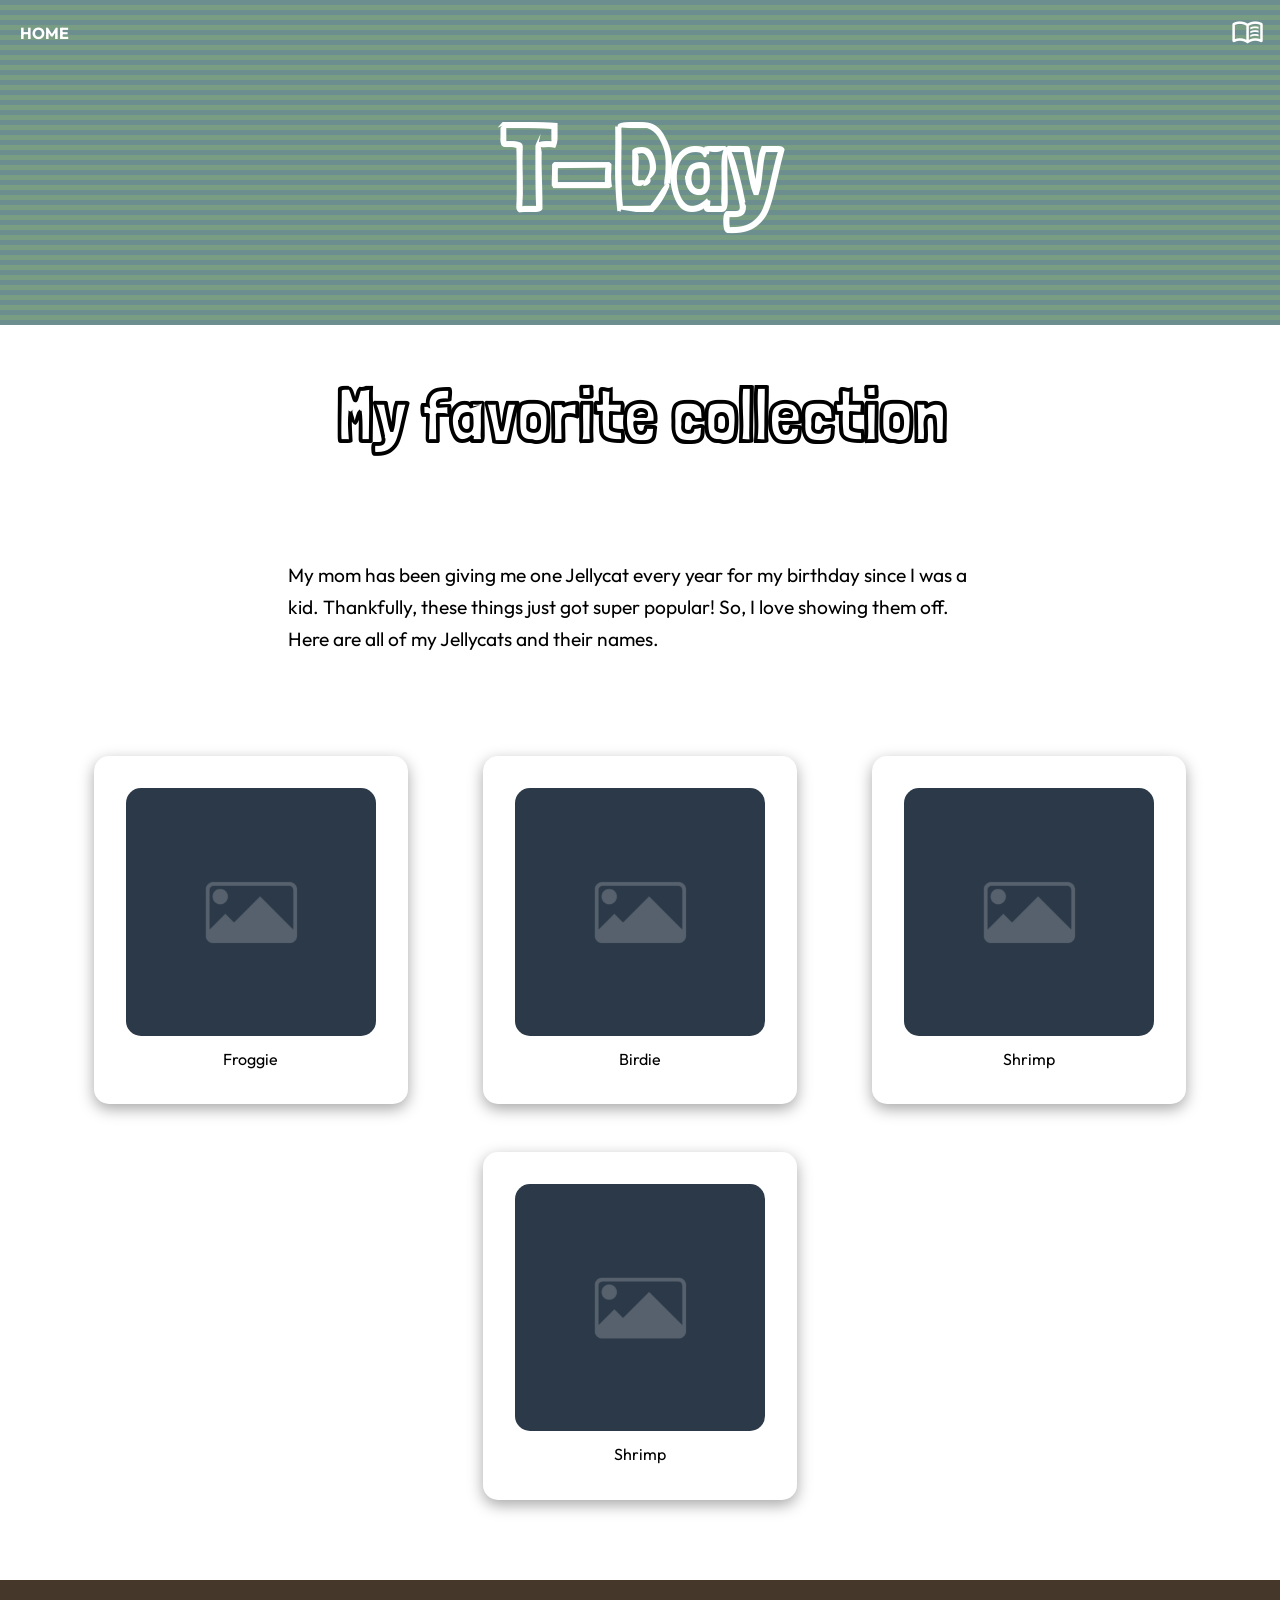
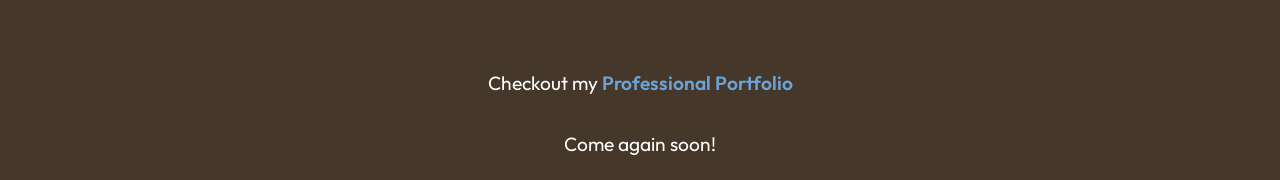
<file: static-rwd-starter-tea-held/glass-animals.html>
<!DOCTYPE html>
<html lang="en">

<head>
    <meta charset="UTF-8">
    <meta name="viewport" content="width=device-width, initial-scale=1.0">
    <title>Luddy</title>
    <!-- add your own favicon - https://favicon.io/ -->
    <link rel="shortcut icon" href="favicon.ico" type="image/x-icon">
    <!-- reset default browser stylesheet -->
    <link rel="stylesheet" href="css/modern-normalize.css">
     <!-- google fonts -->
    <link rel="stylesheet" href="https://fonts.googleapis.com/css2?family=Material+Symbols+Outlined:opsz,wght,FILL,GRAD@24,400,0,0&icon_names=menu_book" />
    <link rel="preconnect" href="https://fonts.googleapis.com">
    <link rel="preconnect" href="https://fonts.gstatic.com" crossorigin>
    <link href="https://fonts.googleapis.com/css2?family=Outfit:wght@100..900&display=swap" rel="stylesheet">
    <link href="https://fonts.googleapis.com/css2?family=Londrina+Outline&display=swap" rel="stylesheet">
    <!-- custom styles -->
    <link rel="stylesheet" href="css/styles.css">
</head>

<body>


<nav id="side-panel">
    <ul>
        <li><a class="close-button">&times;</a></li>
        <li><a href="book-log.html">Book Log</a></li>
        <li><a href="games.html">Top Games</a></li>
        <li><a href="recipes.html">Current Recipes</a></li>
        <li><a href="dream-journal.html">Dream Journal</a></li>
        <li><a href="glass-animals.html">Honorable Collection</a></li>
    </ul>
</nav>

<div class="open-button">
   <span class="material-symbols-outlined">menu_book</span>
</div>
<div class="all-over-bkg"></div>

<main>
    <a href="index.html" class="home-link">HOME</a>
    <header>
        <h1 class="title">T-Day</h1>
    </header>


    <h1 class="title-header">My favorite collection</h1>

    <section class="container">
        <p>
            My mom has been giving me one Jellycat every year for my birthday since I was a kid.
            Thankfully, these things just got super popular! So, I love showing them off. Here are all of 
            my Jellycats and their names. 
        </p>
    </section>

    <div class="overlay"></div>

        <div class="gallery">


                <figure>
                    <img class="gallery-img" src="images/placeholder.png" alt="froggie">
                    <figcaption>Froggie</figcaption>
                </figure>
     
                <figure>
                    <img class="gallery-img" src="images/placeholder.png" alt="birdie">
                    <figcaption>Birdie</figcaption>
                </figure>
      

       
                <figure>
                    <img class="gallery-img" src="images/placeholder.png" alt="shrimp">
                    <figcaption>Shrimp</figcaption>
                </figure>
       

         
                <figure>
                    <img class="gallery-img" src="images/placeholder.png" alt="shrimp">
                    <figcaption>Shrimp</figcaption>
                </figure>
  

        </div>



 </main>

<footer>
<p>Checkout my <a href="https://therealteaparty.github.io/Portfolio/" target="blank" rel="noopener">Professional Portfolio</a>
<p>Come again soon!</p>
</footer>

    <!-- nav bar js -->
    <script src="js/nav.js"></script>

    
</body>
</html>
</file>
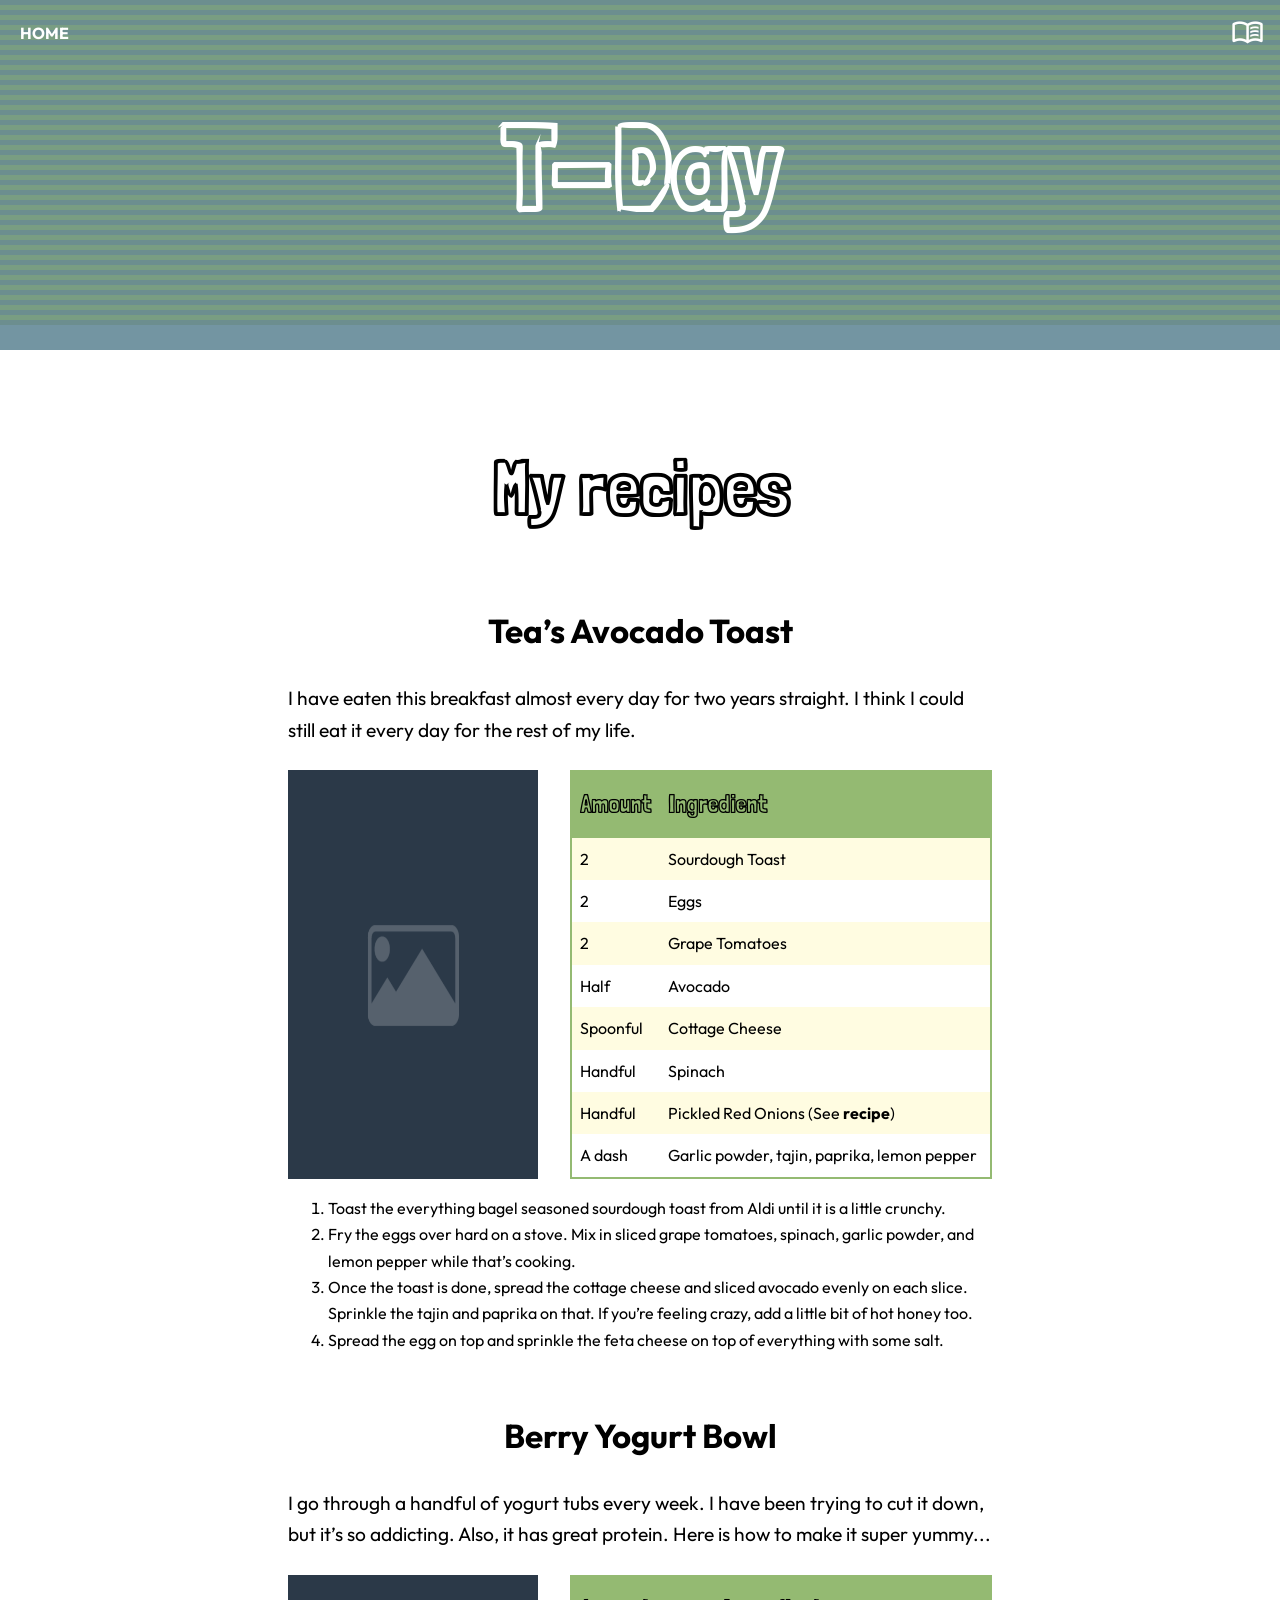
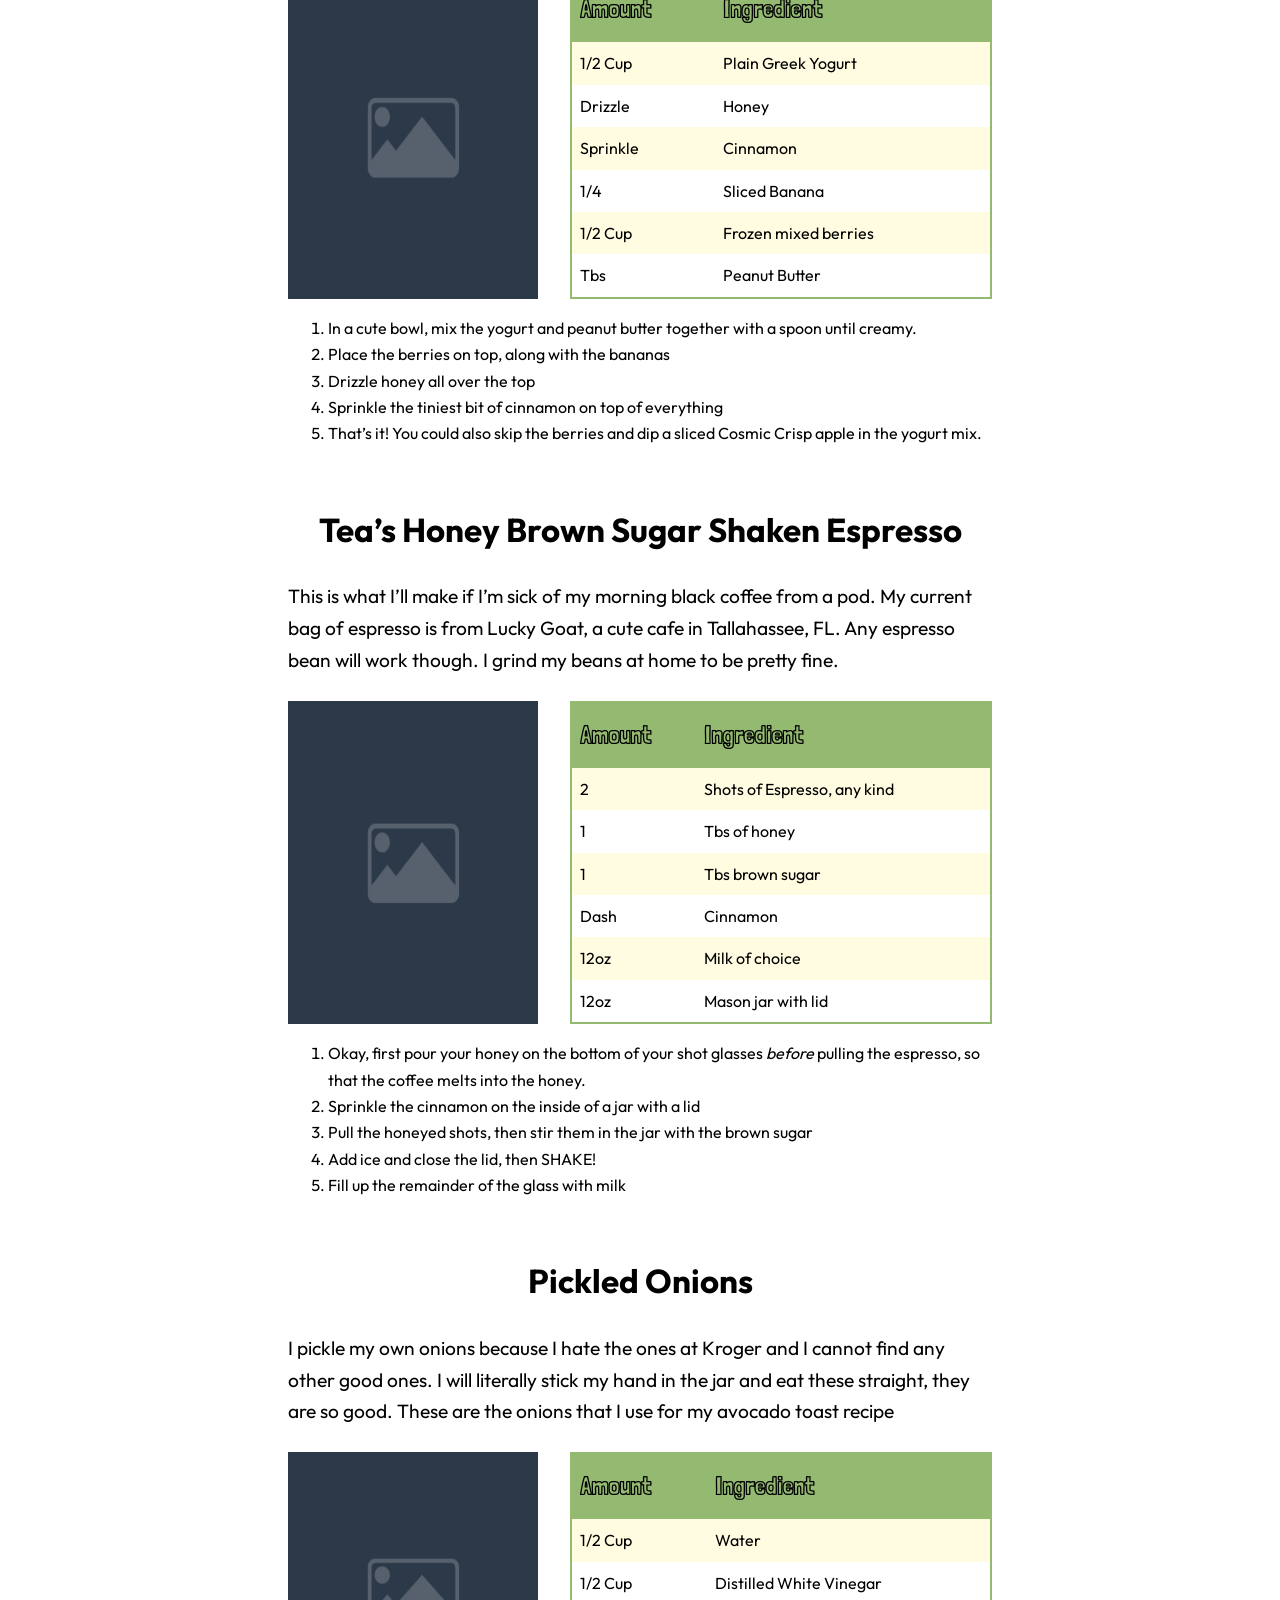
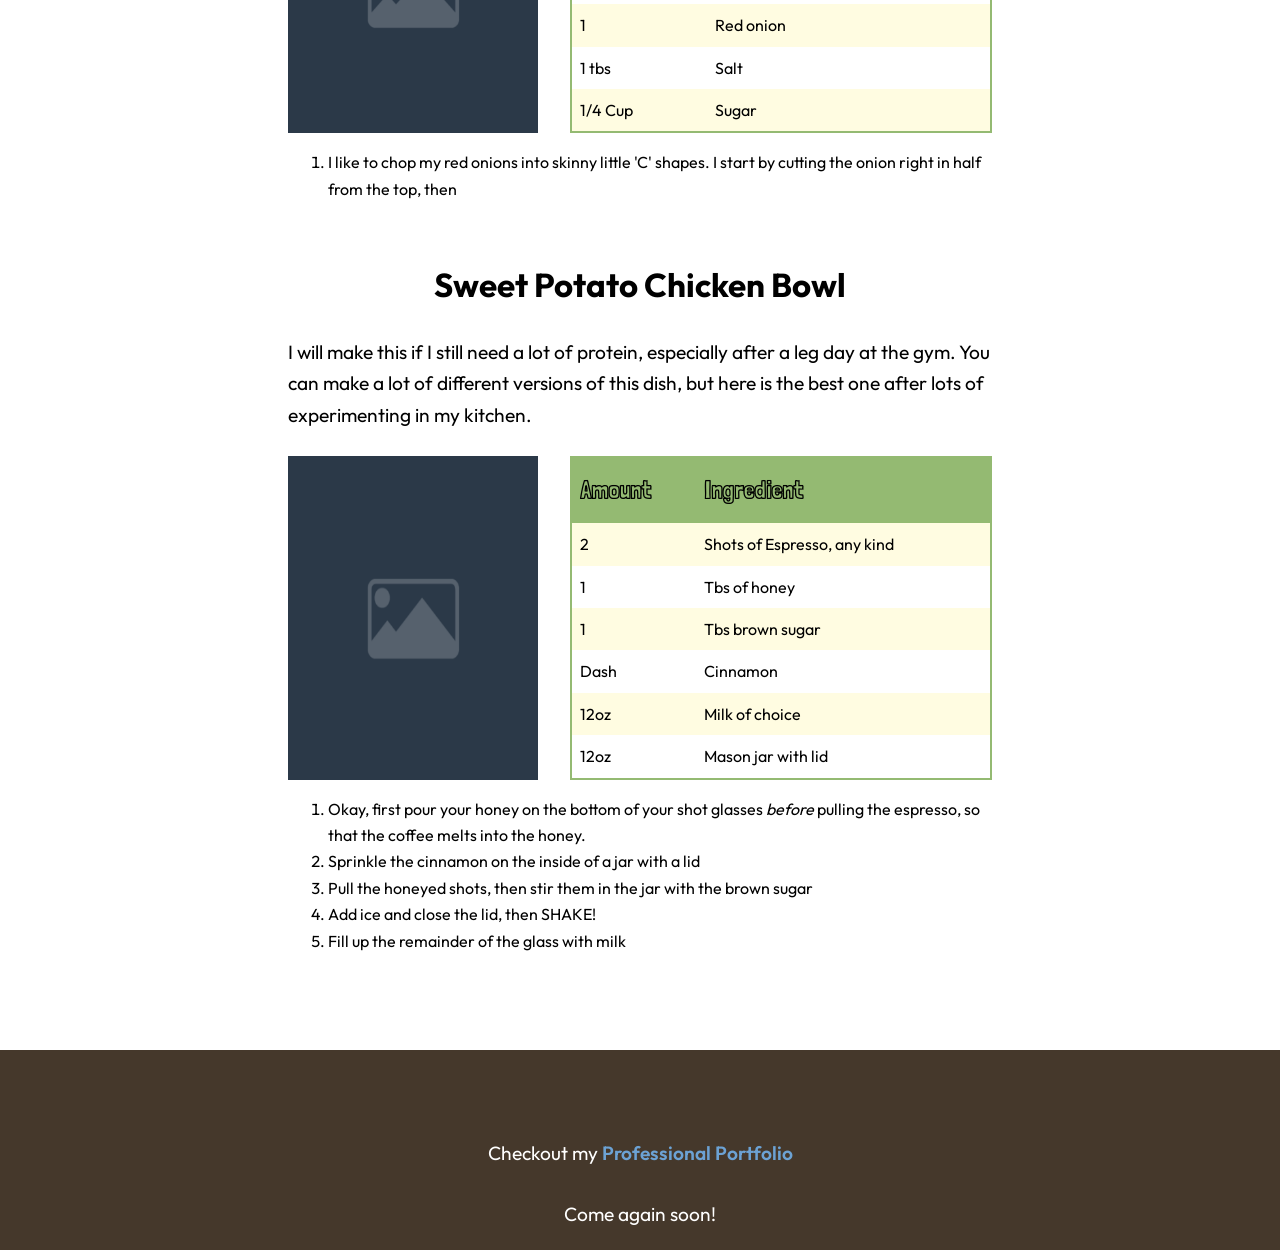
<file: static-rwd-starter-tea-held/recipes.html>
<!DOCTYPE html>
<html lang="en">

<head>
    <meta charset="UTF-8">
    <meta name="viewport" content="width=device-width, initial-scale=1.0">
    <title>Recipes</title>
    <!-- add your own favicon - https://favicon.io/ -->
    <link rel="shortcut icon" href="favicon.ico" type="image/x-icon">
    <!-- reset default browser stylesheet -->
    <link rel="stylesheet" href="css/modern-normalize.css">
     <!-- google fonts -->
    <link rel="stylesheet" href="https://fonts.googleapis.com/css2?family=Material+Symbols+Outlined:opsz,wght,FILL,GRAD@24,400,0,0&icon_names=menu_book" />
    <link rel="preconnect" href="https://fonts.googleapis.com">
    <link rel="preconnect" href="https://fonts.gstatic.com" crossorigin>
    <link href="https://fonts.googleapis.com/css2?family=Outfit:wght@100..900&display=swap" rel="stylesheet">
        <link href="https://fonts.googleapis.com/css2?family=Londrina+Outline&display=swap" rel="stylesheet">
    <!-- custom styles -->
    <link rel="stylesheet" href="css/styles.css">
</head>

<body>



<nav id="side-panel">
    <ul>
        <li><a class="close-button">&times;</a></li>
        <li><a href="book-log.html">Book Log</a></li>
        <li><a href="games.html">Top Games</a></li>
        <li><a href="recipes.html">Current Recipes</a></li>
        <li><a href="dream-journal.html">Dream Journal</a></li>
        <li><a href="glass-animals.html">Glass Animals</a></li>
    </ul>
</nav>

<div class="open-button">
   <span class="material-symbols-outlined">menu_book</span>
</div>
<div class="all-over-bkg"></div>

<main>
    <a href="index.html" class="home-link">HOME</a>
    <header>
        <h1 class="title">T-Day</h1>
    </header>
    <div class="regular-banner"></div>

    <section class="container">
        <h1 class="title-header">My recipes</h1>

        <!-- AVO TOAST -->
        <h2>Tea&rsquo;s Avocado Toast</h2>
        <p>I have eaten this breakfast almost every day for two years straight. I think I could still eat it every day for the rest of my life.</p>

        <div class="recipe-box">
        <img src="images/placeholder.png" alt="Avocado Toast">
        <table>
            <tr>
                <th>Amount</th>
                <th>Ingredient</th>
            </tr>
            <tr>
                <td>2</td>
                <td>Sourdough Toast</td>
            </tr>
            <tr>
                <td>2</td>
                <td>Eggs</td>
            </tr>
            <tr>
                <td>2</td>
                <td>Grape Tomatoes</td>
            </tr>
            <tr>
                <td>Half</td>
                <td>Avocado</td>
            </tr>
            <tr>
                <td>Spoonful</td>
                <td>Cottage Cheese</td>
            </tr>
            <tr>
                <td>Handful</td>
                <td>Spinach</td>
            </tr>
            <tr>
                <td>Handful</td>
                <td>Pickled Red Onions &lpar;See <a href="#onions">recipe</a>&rpar;</td>
            </tr>
            <tr>
                <td>A dash</td>
                <td>Garlic powder, tajin, paprika, lemon pepper</td>
            </tr>
        </table>
        </div>
    
        <ol>
            <li>Toast the everything bagel seasoned sourdough toast from Aldi until it is a little crunchy.</li>
            <li>Fry the eggs over hard on a stove. Mix in sliced grape tomatoes, spinach, garlic powder, and lemon pepper while that&rsquo;s cooking.</li>
            <li>Once the toast is done, spread the cottage cheese and sliced avocado evenly on each slice. Sprinkle the tajin and paprika on that. If you&rsquo;re feeling
            crazy, add a little bit of hot honey too.</li>
            <li>Spread the egg on top and sprinkle the feta cheese on top of everything with some salt.</li>
        </ol>


        <!-- YOGURT BOWL -->
        <h2>Berry Yogurt Bowl</h2>
        <p>I go through a handful of yogurt tubs every week. I have been trying to cut it down, but it&rsquo;s so addicting. Also, it has great protein. Here is how to make it super yummy...</p>

        <div class="recipe-box">
        <img src="images/placeholder.png" alt="Yogurt">

        <table>
            <tr>
                <th>Amount</th>
                <th>Ingredient</th>
            </tr>
            <tr>
                <td>1/2 Cup</td>
                <td>Plain Greek Yogurt</td>
            </tr>
            <tr>
                <td>Drizzle</td>
                <td>Honey</td>
            </tr>
            <tr>
                <td>Sprinkle</td>
                <td>Cinnamon</td>
            </tr>
            <tr>
                <td>1/4</td>
                <td>Sliced Banana</td>
            </tr>
            <tr>
                <td>1/2 Cup</td>
                <td>Frozen mixed berries</td>
            </tr>
            <tr>
                <td>Tbs</td>
                <td>Peanut Butter</td>
            </tr>
             </table>
            </div>
            
            <ol>
                <li>In a cute bowl, mix the yogurt and peanut butter together with a spoon until creamy.</li>
                <li>Place the berries on top, along with the bananas</li>
                <li>Drizzle honey all over the top</li>
                <li>Sprinkle the tiniest bit of cinnamon on top of everything</li>
                <li>That&rsquo;s it! You could also skip the berries and dip a sliced Cosmic Crisp apple in the yogurt mix.</li>
            </ol>
        
            <!-- SHAKEN ESPRESSO -->
        <h2>Tea&rsquo;s Honey Brown Sugar Shaken Espresso</h2>
        <p>This is what I&rsquo;ll make if I&rsquo;m sick of my morning black coffee from a pod. My current bag of espresso is from Lucky Goat, a cute cafe in Tallahassee, FL. Any espresso bean will work though. I grind my beans at home to be pretty fine.</p>

        <div class="recipe-box">
        <img src="images/placeholder.png" alt="Espresso">

        <table>
            <tr>
                <th>Amount</th>
                <th>Ingredient</th>
            </tr>
            <tr>
                <td>2</td>
                <td>Shots of Espresso, any kind</td>
            </tr>
            <tr>
                <td>1</td>
                <td>Tbs of honey</td>
            </tr>
            <tr>
                <td>1</td>
                <td>Tbs brown sugar</td>
            </tr>
            <tr>
                <td>Dash</td>
                <td>Cinnamon</td>
            </tr>
            <tr>
                <td>12oz</td>
                <td>Milk of choice</td>
            </tr>
            <tr>
                <td>12oz</td>
                <td>Mason jar with lid</td>
            </tr>
             </table>
            </div>

            <ol>
                <li>Okay, first pour your honey on the bottom of your shot glasses <em>before</em> pulling the espresso, so that the coffee melts into the honey.</li>
                <li>Sprinkle the cinnamon on the inside of a jar with a lid</li>
                <li>Pull the honeyed shots, then stir them in the jar with the brown sugar</li>
                <li>Add ice and close the lid, then SHAKE!</li>
                <li>Fill up the remainder of the glass with milk</li>
            </ol>


        <!-- PICKLED ONIONS -->
        <h2 id="onions">Pickled Onions</h2>
        <p>I pickle my own onions because I hate the ones at Kroger and I cannot find any other good ones.
             I will literally stick my hand in the jar and eat these straight, they are so good. These are 
             the onions that I use for my avocado toast recipe </p>

        <div class="recipe-box">
        <img src="images/placeholder.png" alt="Espresso">

        <table>
            <tr>
                <th>Amount</th>
                <th>Ingredient</th>
            </tr>
            <tr>
                <td>1/2 Cup</td>
                <td>Water</td>
            </tr>
            <tr>
                <td>1/2 Cup</td>
                <td>Distilled White Vinegar</td>
            </tr>
            <tr>
                <td>1</td>
                <td>Red onion</td>
            </tr>
            <tr>
                <td>1 tbs</td>
                <td>Salt</td>
            </tr>
            <tr>
                <td>1/4 Cup</td>
                <td>Sugar</td>
            </tr>
             </table>
            </div>

            <ol>
                <li>I like to chop my red onions into skinny little 'C' shapes. I start by cutting the onion
                    right in half from the top, then 
                </li>
            </ol>


        <h2>Sweet Potato Chicken Bowl</h2>
        <p>I will make this if I still need a lot of protein, especially after a leg day at the gym. You can make a lot of different versions of this dish, but here is the best one after lots of experimenting in my kitchen.</p>

        <div class="recipe-box">
        <img src="images/placeholder.png" alt="Espresso">

        <table>
            <tr>
                <th>Amount</th>
                <th>Ingredient</th>
            </tr>
            <tr>
                <td>2</td>
                <td>Shots of Espresso, any kind</td>
            </tr>
            <tr>
                <td>1</td>
                <td>Tbs of honey</td>
            </tr>
            <tr>
                <td>1</td>
                <td>Tbs brown sugar</td>
            </tr>
            <tr>
                <td>Dash</td>
                <td>Cinnamon</td>
            </tr>
            <tr>
                <td>12oz</td>
                <td>Milk of choice</td>
            </tr>
            <tr>
                <td>12oz</td>
                <td>Mason jar with lid</td>
            </tr>
             </table>
            </div>

            <ol>
                <li>Okay, first pour your honey on the bottom of your shot glasses <em>before</em> pulling the espresso, so that the coffee melts into the honey.</li>
                <li>Sprinkle the cinnamon on the inside of a jar with a lid</li>
                <li>Pull the honeyed shots, then stir them in the jar with the brown sugar</li>
                <li>Add ice and close the lid, then SHAKE!</li>
                <li>Fill up the remainder of the glass with milk</li>
            </ol>
            


    </section>


 </main>

<footer>
<p>Checkout my <a href="https://therealteaparty.github.io/Portfolio/" target="blank" rel="noopener">Professional Portfolio</a>
<p>Come again soon!</p>
</footer>

    <!-- nav bar js -->
    <script src="js/nav.js"></script>

    
</body>
</html>
</file>
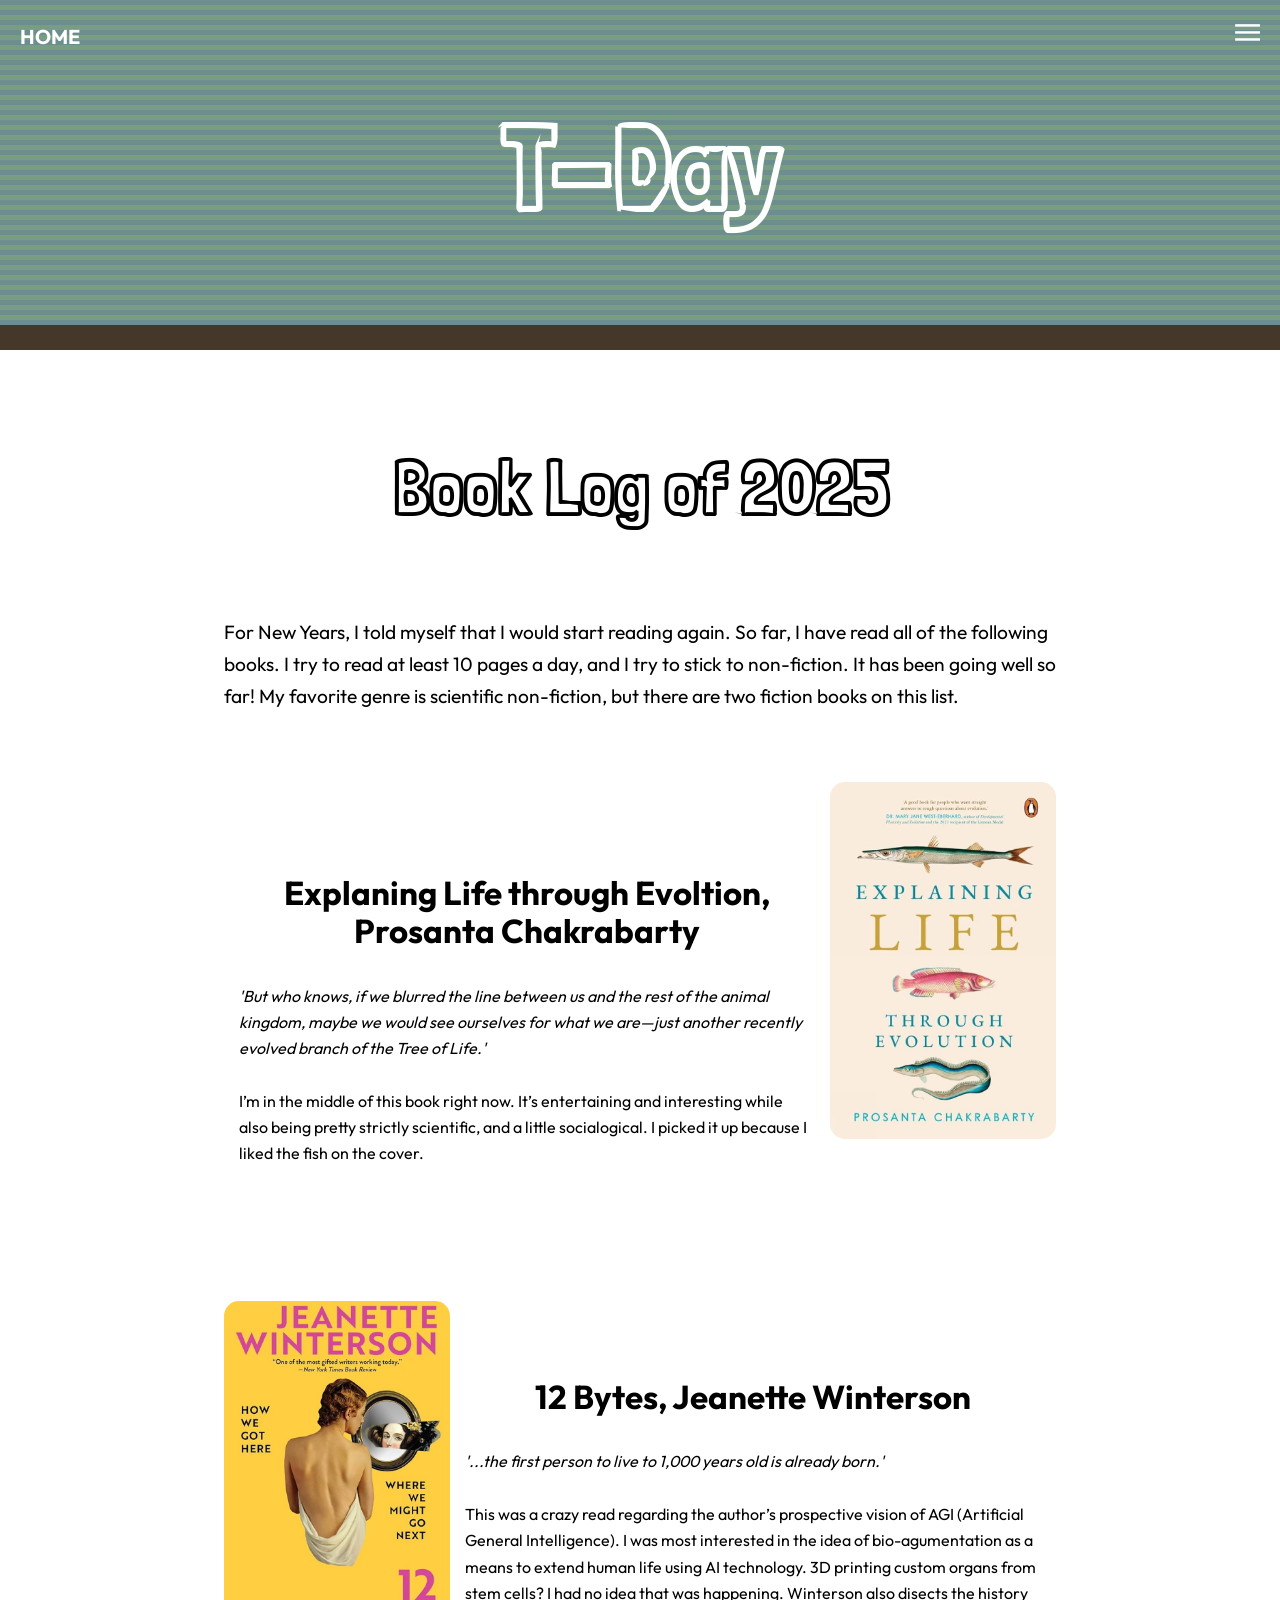
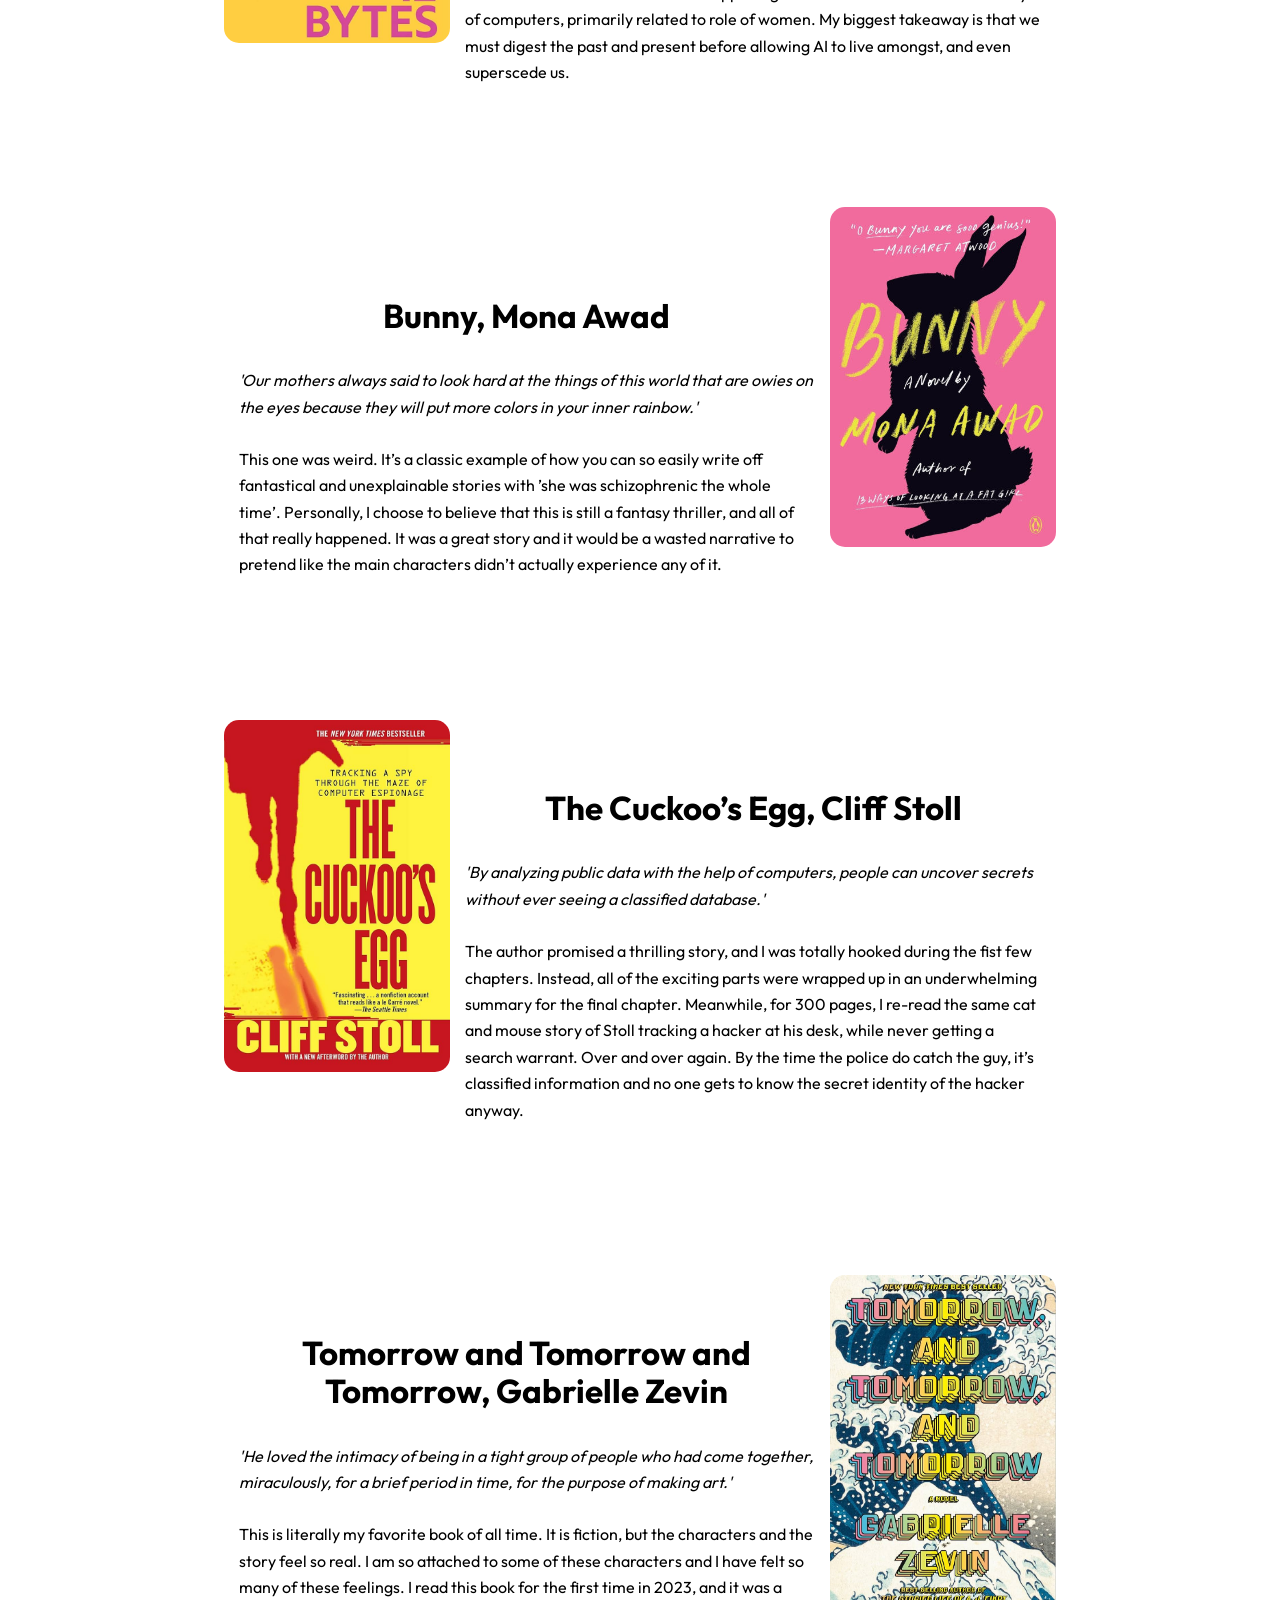
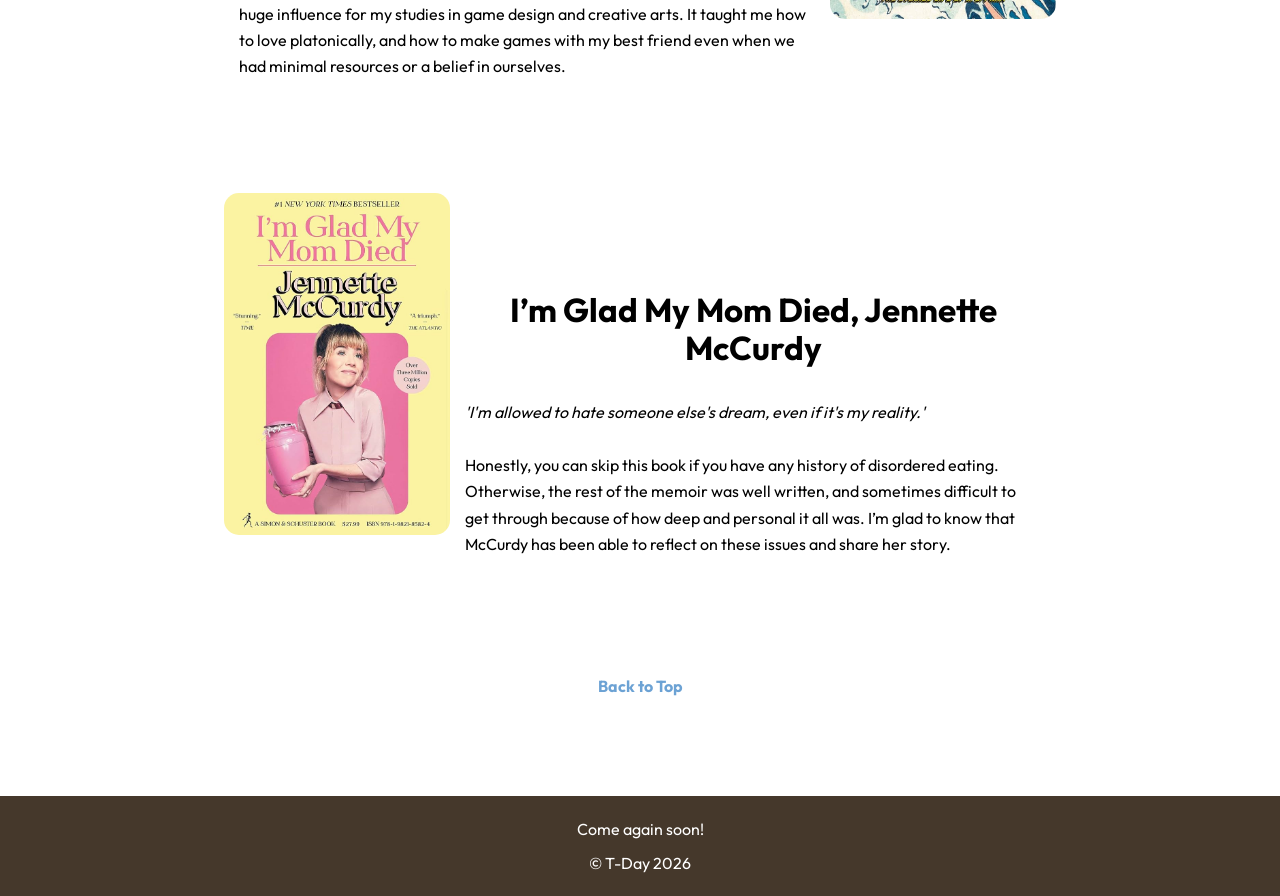
<file: t-day/book-log.html>
<!DOCTYPE html>
<html lang="en">

<head>
    <meta charset="UTF-8">
    <meta name="viewport" content="width=device-width, initial-scale=1.0">
    <title>T-Day</title>
    <!-- add your own favicon - https://favicon.io/ -->
    <link rel="shortcut icon" href="favicon.ico" type="image/x-icon">
    <!-- reset default browser stylesheet -->
    <link rel="stylesheet" href="css/modern-normalize.css">
     <!-- google fonts -->
    <link rel="stylesheet" href="https://fonts.googleapis.com/css2?family=Material+Symbols+Outlined:opsz,wght,FILL,GRAD@24,400,0,0&icon_names=menu" />
    <link rel="preconnect" href="https://fonts.googleapis.com">
    <link rel="preconnect" href="https://fonts.gstatic.com" crossorigin>
    <link href="https://fonts.googleapis.com/css2?family=Outfit:wght@100..900&display=swap" rel="stylesheet">
    <link href="https://fonts.googleapis.com/css2?family=Londrina+Outline&display=swap" rel="stylesheet">
    <!-- custom styles -->
    <link rel="stylesheet" href="css/styles.css">
</head>

<body>

<nav id="side-panel">
    <ul>
        <li><a class="a-secondary close-button">&times;</a></li>
        <li><a href="book-log.html">Book Log</a></li>
        <li><a  href="games.html">Games</a></li>
        <li><a  href="recipes.html">Current Recipes</a></li>
        <li><a href="music.html">Music</a></li>
        <li><a href="collections.html">Collections</a></li>
    </ul>
</nav>

<div class="open-button">
   <span class="material-symbols-outlined">menu</span>
</div>
<div class="all-over-bkg"></div>

<main>
    <a href="index.html" class="home-link a-secondary">HOME</a>
    <header>
        <h1 class="title">T-Day</h1>
    </header>
    <div class="regular-banner"></div>

    <section class="container" id = "top">
    <h1 class="title-header">Book Log of 2025 </h1>

    <p>For New Years, I told myself that I would start reading again. 
        So far, I have read all of the following books. I try to read at least
        10 pages a day, and I try to stick to non-fiction. It has been going well so far! My favorite genre is scientific non-fiction, but there are two fiction books on this list.
    </p>

    <!-- ALL BOOK COVER IMAGES TAKEN FROM GOODREADS -->
    <br>
        
        <div class="book-box reverse">

            <div class="text-box">
                <h2>Explaning Life through Evoltion, Prosanta Chakrabarty</h2>
                <p class="quote">But who knows, if we blurred the line between us and the rest of the animal kingdom, maybe we would see ourselves for what we are—just another recently evolved branch of the Tree of Life.</p>
                <p>I&rsquo;m in the middle of this book right now. It&rsquo;s entertaining and interesting while also being pretty strictly scientific, and a little socialogical. I picked it up because I liked the fish on the cover.
                </p>
                
            </div>
            <div>
                <img src="images/evolution.jpg" alt="Explaining Life through Evolution">
            </div>
        </div>

        <div class="book-box">
            <div>
                <img src="images/12-bytes.jpg" alt="12 Bytes">
            </div>

            <div class="text-box">
                <h2>12 Bytes, Jeanette Winterson</h2>
                <p class="quote">...the first person to live to 1,000 years old is already born.</p>
                <p>This was a crazy read regarding the author&rsquo;s prospective vision of AGI (Artificial General Intelligence).
                    I was most interested in the idea of bio-agumentation 
                    as a means to extend human life using AI technology. 3D printing custom organs from stem cells? I had no idea that was happening. 
                    Winterson also disects
                    the history of computers, primarily related to role of women.
                    My biggest takeaway is that we must digest the past and present before allowing AI to live amongst, and even superscede us.
                </p>
                
            </div>
        </div>

        <div class="book-box reverse">

            <div class="text-box">
                <h2>Bunny, Mona Awad</h2>
                <p class="quote">Our mothers always said to look hard at the things of this world that are owies on the eyes because they will put more colors in your inner rainbow.</p>
                <p>This one was weird. It&rsquo;s a classic example of how you can so easily write off fantastical and unexplainable stories with 
                    &rsquo;she was schizophrenic the whole time&rsquo;. Personally, I choose to believe that this is still a fantasy thriller, and all of that really
                    happened. It was a great story and it would be a wasted narrative to pretend like the main characters didn&rsquo;t actually experience any of it.
                </p>
                
            </div>
            <div>
                <img src="images/bunny.jpg" alt="Bunny">
            </div>
        </div>

        <div class="book-box">
            <div>
                <img src="images/egg.jpg" alt="The Cuckoos Egg">
            </div>

            <div class="text-box">
                <h2>The Cuckoo&rsquo;s Egg, Cliff Stoll</h2>
                <p class="quote">By analyzing public data with the help of computers, people can uncover secrets without ever seeing a classified database.</p>
                <p>The author promised a thrilling story, and I was totally hooked during the fist few chapters. Instead, all of the exciting parts were wrapped up in an underwhelming
                    summary for the final chapter. Meanwhile, for 300 pages, I re-read the same cat and mouse story of Stoll tracking a hacker at his desk, while never getting a search warrant. Over and over again. By the time the police do catch the guy, it&rsquo;s classified information and no one gets to know the secret
                    identity of the hacker anyway. 
                </p>
                
            </div>
        </div>

        <div class="book-box reverse">

            <div class="text-box">
                <h2>Tomorrow and Tomorrow and Tomorrow, Gabrielle Zevin</h2>
                <p class="quote">He loved the intimacy of being in a tight group of people who had come together, miraculously, for a brief period in time, for the purpose of making art.</p>
                <p>This is literally my favorite book of all time. It is fiction, but the characters and the story feel so real. I am so attached to some of these 
                    characters and I have felt so many of these feelings. I read this book for the first time in 2023, and it was a huge influence for my studies in
                    game design and creative arts. It taught me how to love platonically, and how to make games with my best friend even when we had minimal resources or a belief in ourselves. 
                </p>
                
            </div>
            <div>
                <img src="images/tomorrow.jpg" alt="Tomorrow and Tomorrow and Tomorrow">
            </div>
        </div>

        
        <div class="book-box">
            <div>
                <img src="images/mom-died.jpg" alt="I&rsquo;m Glad My Mom Died">
            </div>

            <div class="text-box">
                <h2>I&rsquo;m Glad My Mom Died, Jennette McCurdy</h2>
                <p class="quote">I'm allowed to hate someone else's dream, even if it's my reality.</p>
                <p>Honestly, you can skip this book if you have any history of disordered eating. Otherwise, the rest of the memoir was well written, and sometimes difficult to get through because of how
                    deep and personal it all was. I&rsquo;m glad to know that McCurdy has been able to reflect on these 
                    issues and share her story.
                </p>
                
            </div>
        </div>

         <div class="back-to-top"><a href="#top">Back to Top</a></div>

    </section>


 </main>

<footer>
    <p>Come again soon!</p>
    <p>&copy; T-Day 2026</p>
</footer>

    <!-- nav bar js -->
    <script src="js/nav.js"></script>

    
</body>
</html>
</file>
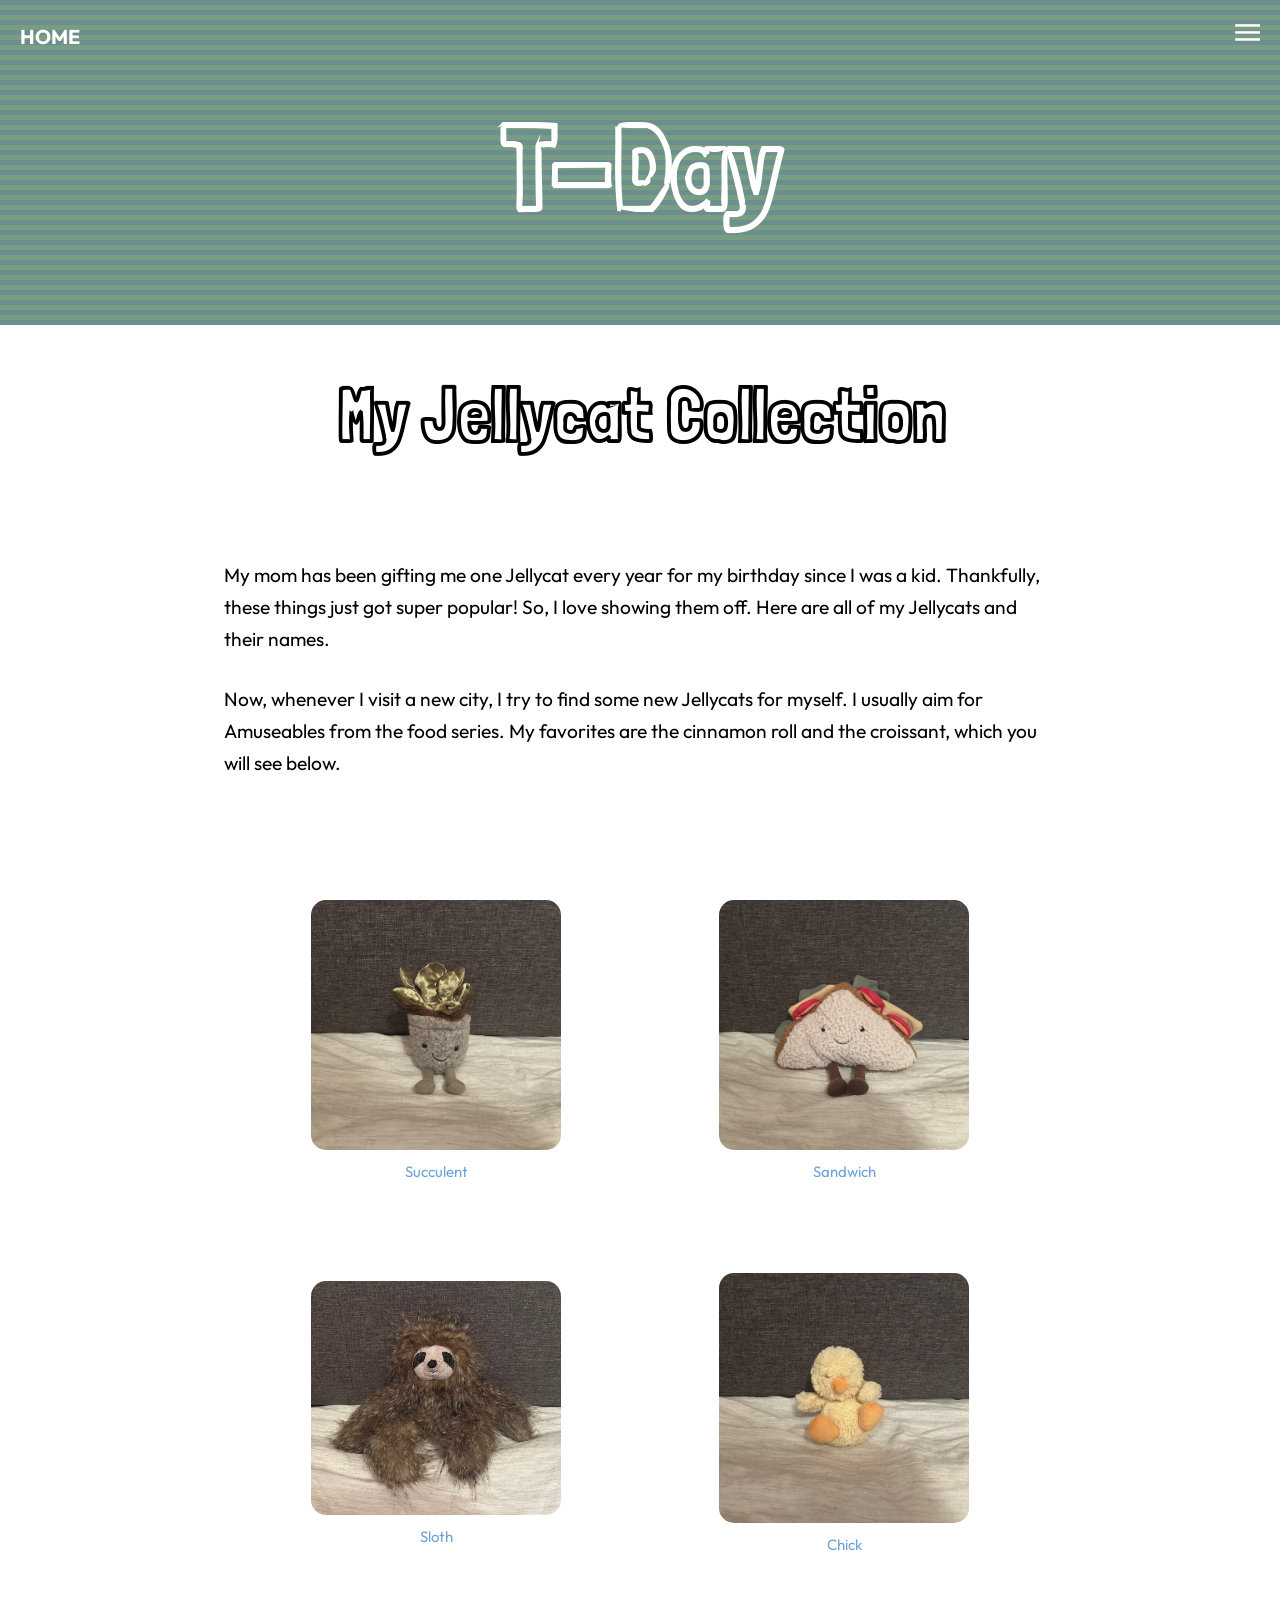
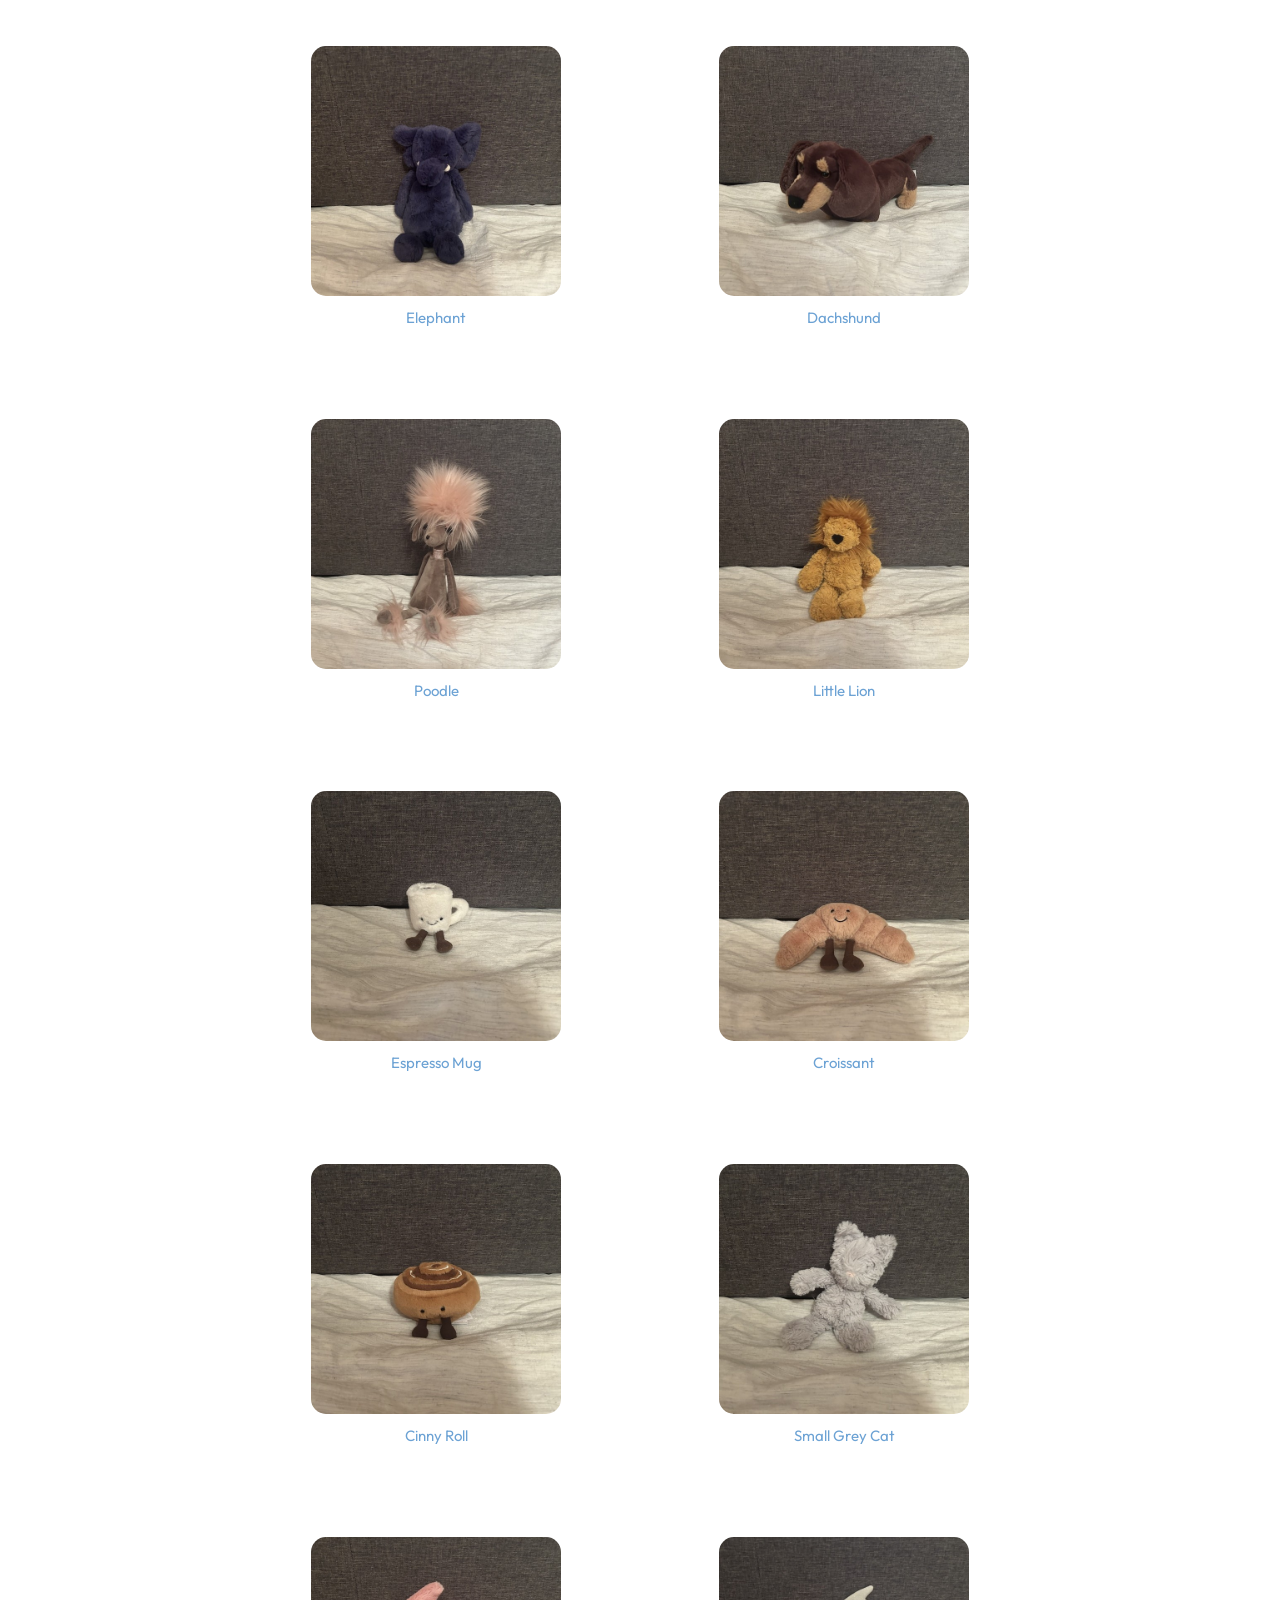
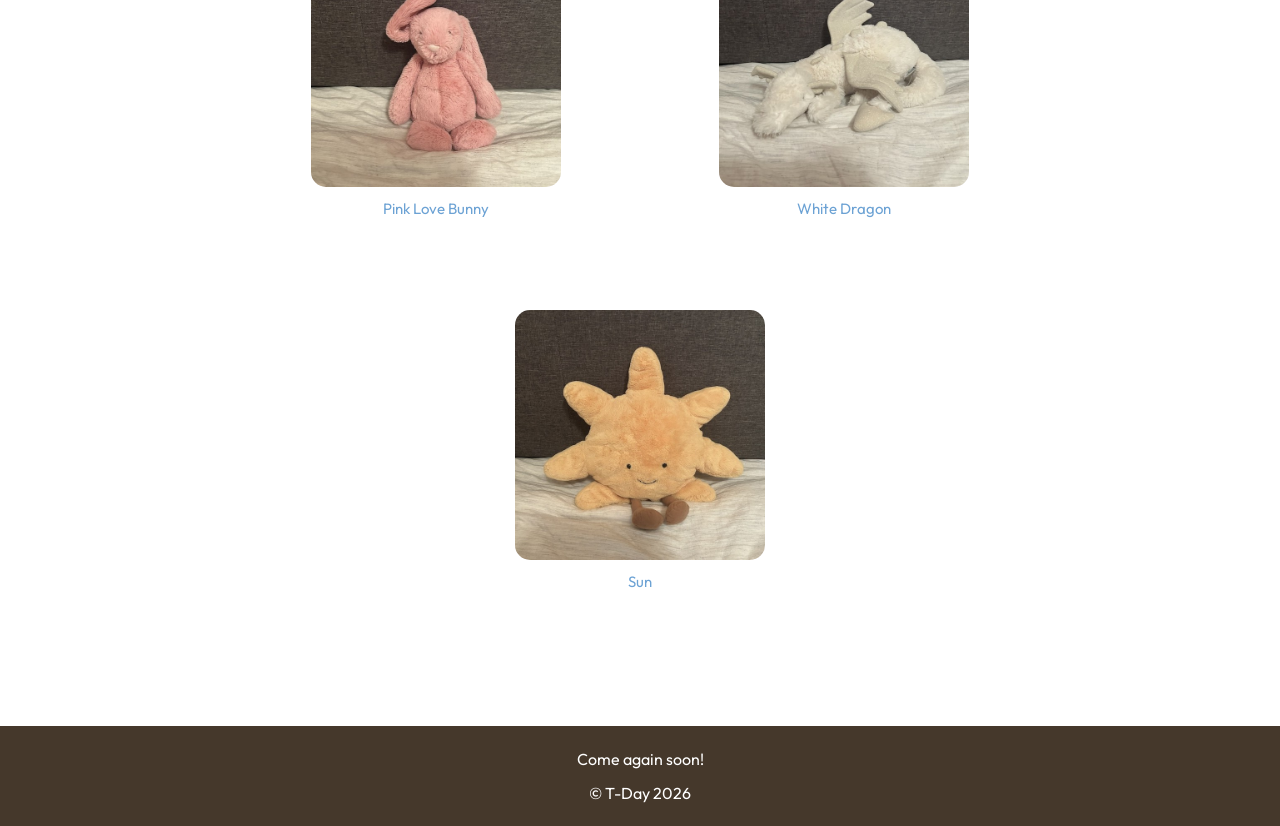
<file: t-day/collections.html>
<!DOCTYPE html>
<html lang="en">

<head>
    <meta charset="UTF-8">
    <meta name="viewport" content="width=device-width, initial-scale=1.0">
    <title>T-Day</title>
    <!-- add your own favicon - https://favicon.io/ -->
    <link rel="shortcut icon" href="favicon.ico" type="image/x-icon">
    <!-- reset default browser stylesheet -->
    <link rel="stylesheet" href="css/modern-normalize.css">
     <!-- google fonts -->
    <link rel="stylesheet" href="https://fonts.googleapis.com/css2?family=Material+Symbols+Outlined:opsz,wght,FILL,GRAD@24,400,0,0&icon_names=menu" />
    <link rel="preconnect" href="https://fonts.googleapis.com">
    <link rel="preconnect" href="https://fonts.gstatic.com" crossorigin>
    <link href="https://fonts.googleapis.com/css2?family=Outfit:wght@100..900&display=swap" rel="stylesheet">
    <link href="https://fonts.googleapis.com/css2?family=Londrina+Outline&display=swap" rel="stylesheet">
    <!-- custom styles -->
    <link rel="stylesheet" href="css/styles.css">
</head>

<body>


<nav id="side-panel">
    <ul>
        <li><a class="a-secondary close-button">&times;</a></li>
        <li><a href="book-log.html">Book Log</a></li>
        <li><a  href="games.html">Games</a></li>
        <li><a  href="recipes.html">Current Recipes</a></li>
        <li><a href="music.html">Music</a></li>
        <li><a href="collections.html">Collections</a></li>
    </ul>
</nav>

<div class="open-button">
   <span class="material-symbols-outlined">menu</span>
</div>
<div class="all-over-bkg"></div>

<main>
    <a href="index.html" class="home-link a-secondary">HOME</a>
    <header>
        <h1 class="title">T-Day</h1>
    </header>


    <h1 class="title-header">My Jellycat Collection</h1>

    <section class="container">
        <p>
            My mom has been gifting me one Jellycat every year for my birthday since I was a kid.
            Thankfully, these things just got super popular! So, I love showing them off. Here are all of 
            my Jellycats and their names. 
        </p>
        <p>
            Now, whenever I visit a new city, I try to find some new Jellycats for myself. I usually aim for 
            Amuseables from the food series. My favorites are the cinnamon roll and the croissant, which you will see below.
        </p>
    </section>

    <div class="overlay"></div>

        <div class="gallery">


                <figure>
                    <img class="gallery-img" src="images/plant.jpg" alt="succulent">
                    <figcaption>Succulent</figcaption>
                </figure>
     
                <figure>
                    <img class="gallery-img" src="images/sandwich.jpg" alt="sandwich">
                    <figcaption>Sandwich</figcaption>
                </figure>
      

       
                <figure>
                    <img class="gallery-img" src="images/sloth.jpg" alt="sloth">
                    <figcaption>Sloth</figcaption>
                </figure>
       

         
                <figure>
                    <img class="gallery-img" src="images/chick.jpg" alt="chick">
                    <figcaption>Chick</figcaption>
                </figure>

                <figure>
                    <img class="gallery-img" src="images/elephant.jpg" alt="elephant">
                    <figcaption>Elephant</figcaption>
                </figure>

                <figure>
                    <img class="gallery-img" src="images/dog.jpg" alt="dog">
                    <figcaption>Dachshund</figcaption>
                </figure>

                <figure>
                    <img class="gallery-img" src="images/poodle.jpg" alt="poodle">
                    <figcaption>Poodle</figcaption>
                </figure>

                <figure>
                    <img class="gallery-img" src="images/lion.jpg" alt="lion">
                    <figcaption>Little Lion</figcaption>
                </figure>

                <figure>
                    <img class="gallery-img" src="images/mug.jpg" alt="mug">
                    <figcaption>Espresso Mug</figcaption>
                </figure>

                <figure>
                    <img class="gallery-img" src="images/croissant.jpg" alt="croissant">
                    <figcaption>Croissant</figcaption>
                </figure>

                <figure>
                    <img class="gallery-img" src="images/cinny.jpg" alt="cinny">
                    <figcaption>Cinny Roll</figcaption>
                </figure>

                <figure>
                    <img class="gallery-img" src="images/cat.jpg" alt="cat">
                    <figcaption>Small Grey Cat</figcaption>
                </figure>

                <figure>
                    <img class="gallery-img" src="images/grey-bunny.jpg" alt="bunny">
                    <figcaption>Pink Love Bunny</figcaption>
                </figure>

                <figure>
                    <img class="gallery-img" src="images/dragon.jpg" alt="dragon">
                    <figcaption>White Dragon</figcaption>
                </figure>

                <figure>
                    <img class="gallery-img" src="images/sun.jpg" alt="sun">
                    <figcaption>Sun</figcaption>
                </figure>
  

        </div>



 </main>

<footer>
    <p>Come again soon!</p>
    <p>&copy; T-Day 2026</p>
</footer>

    <!-- nav bar js -->
    <script src="js/nav.js"></script>

    
</body>
</html>
</file>
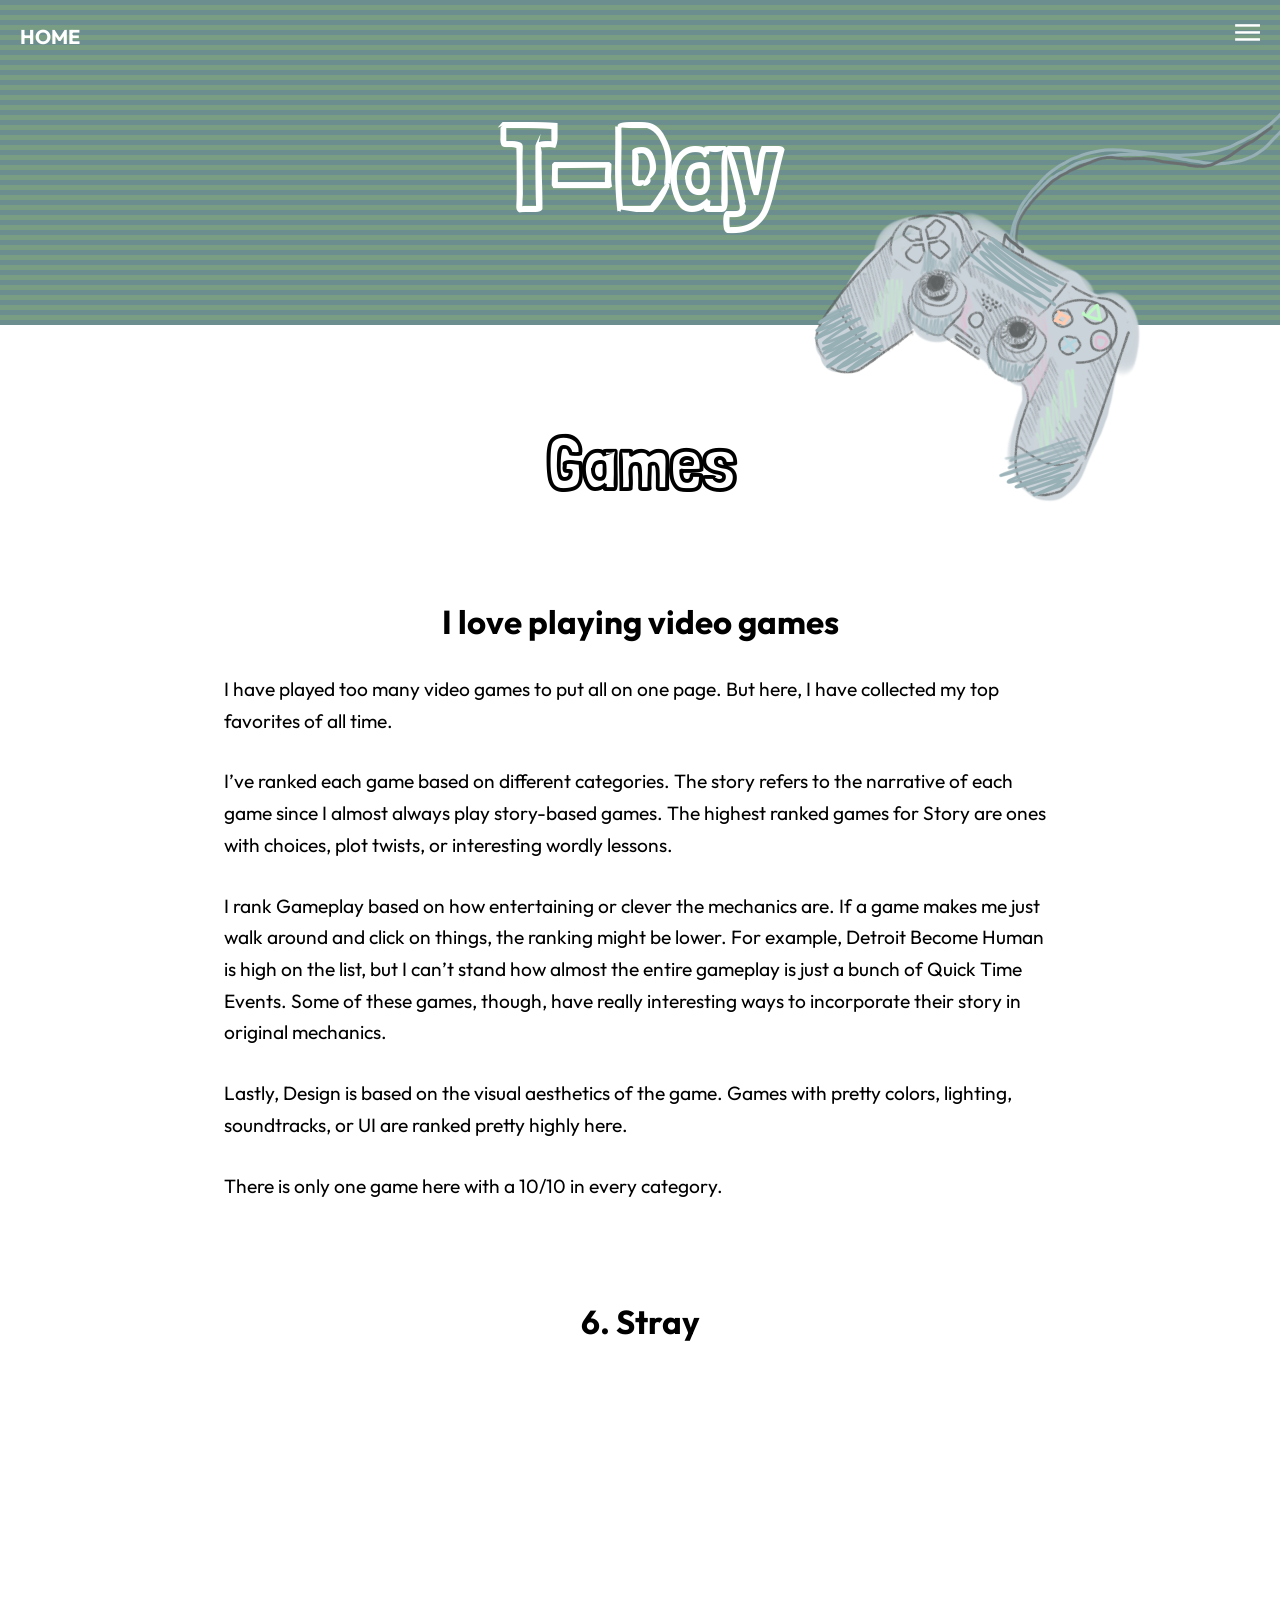
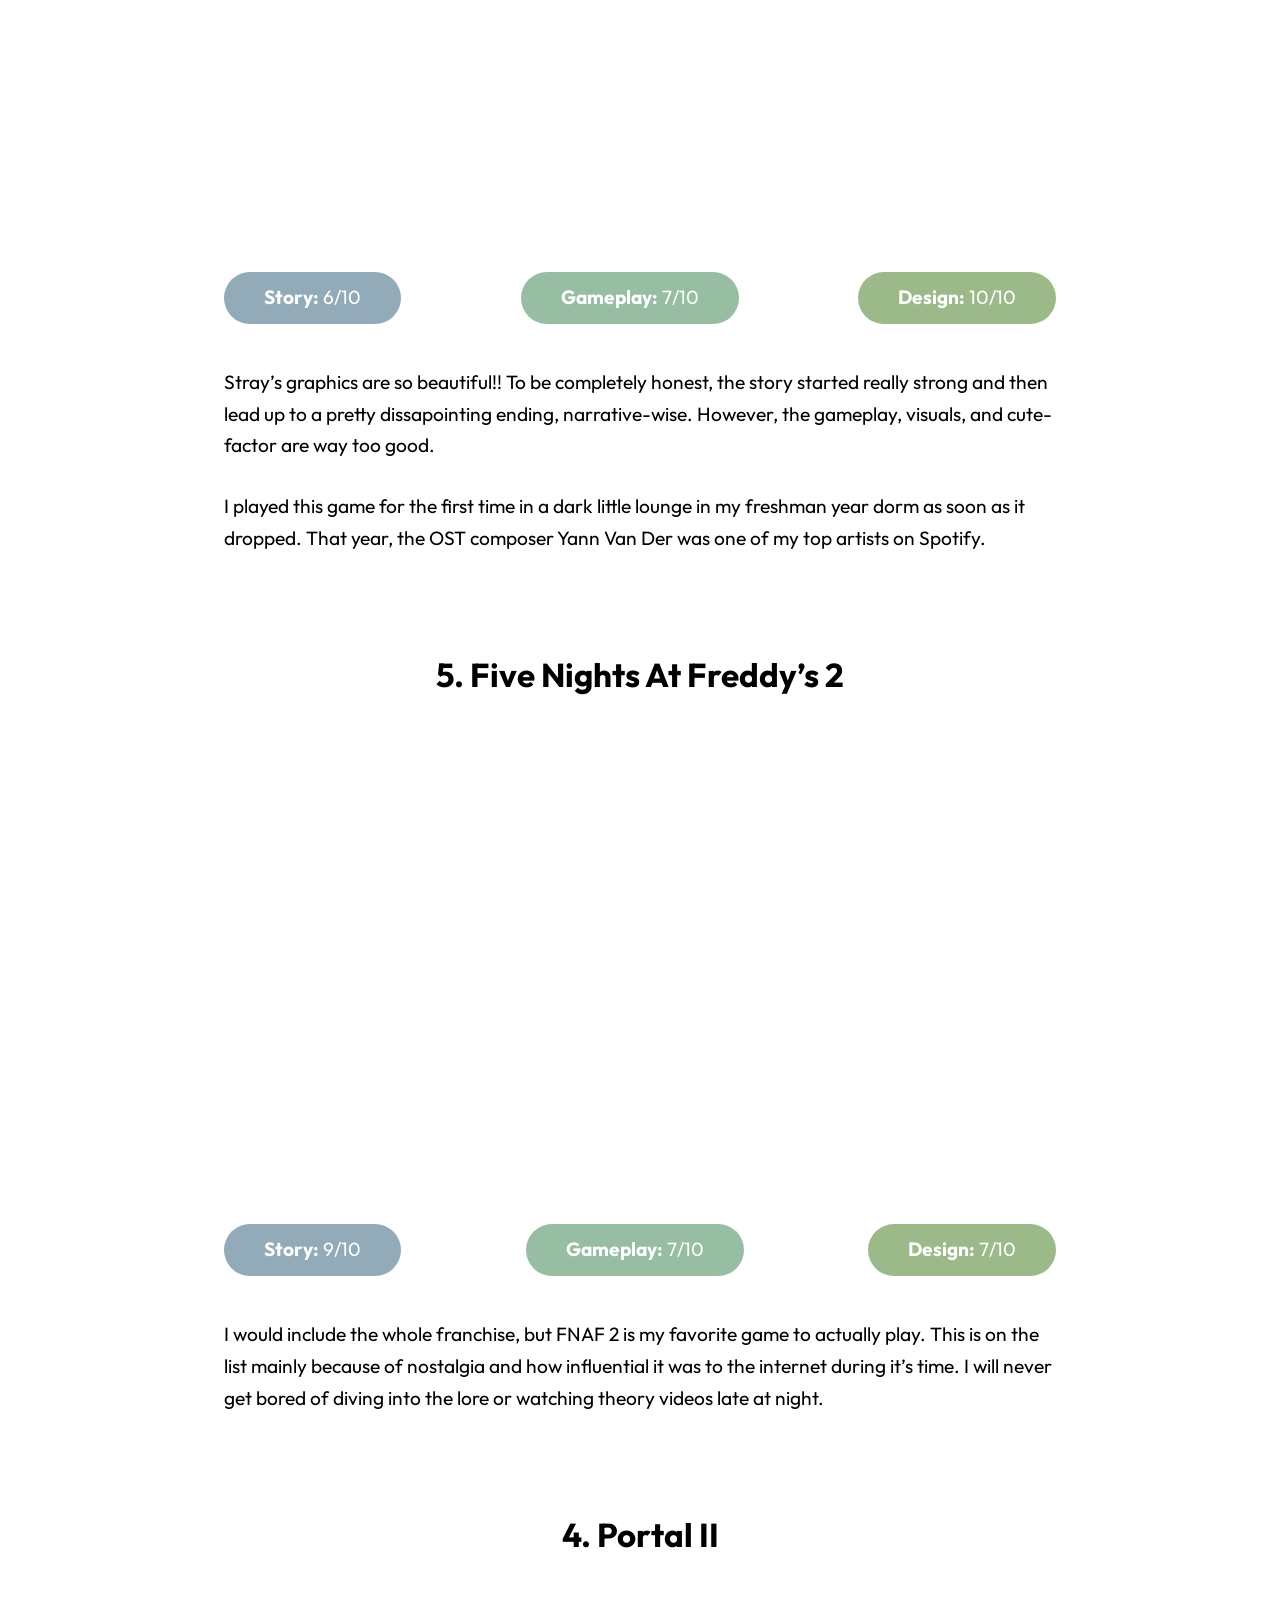
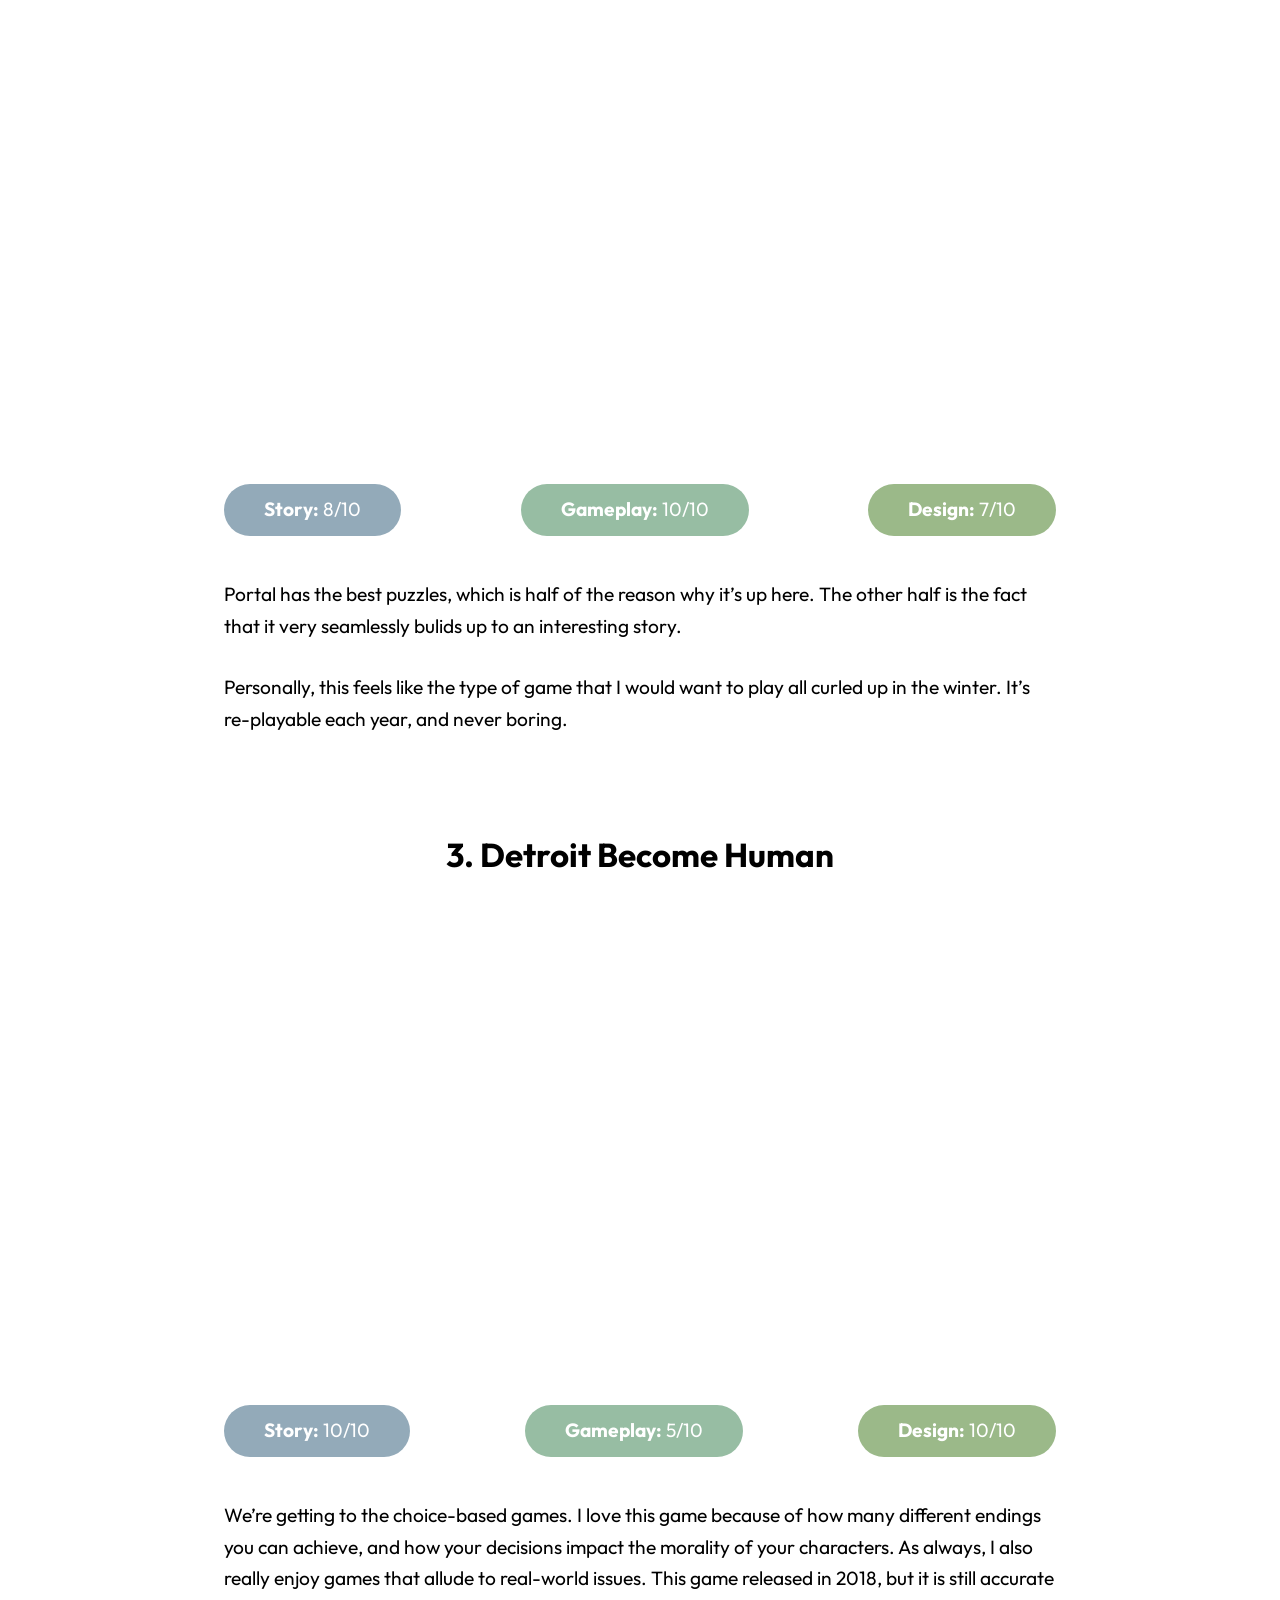
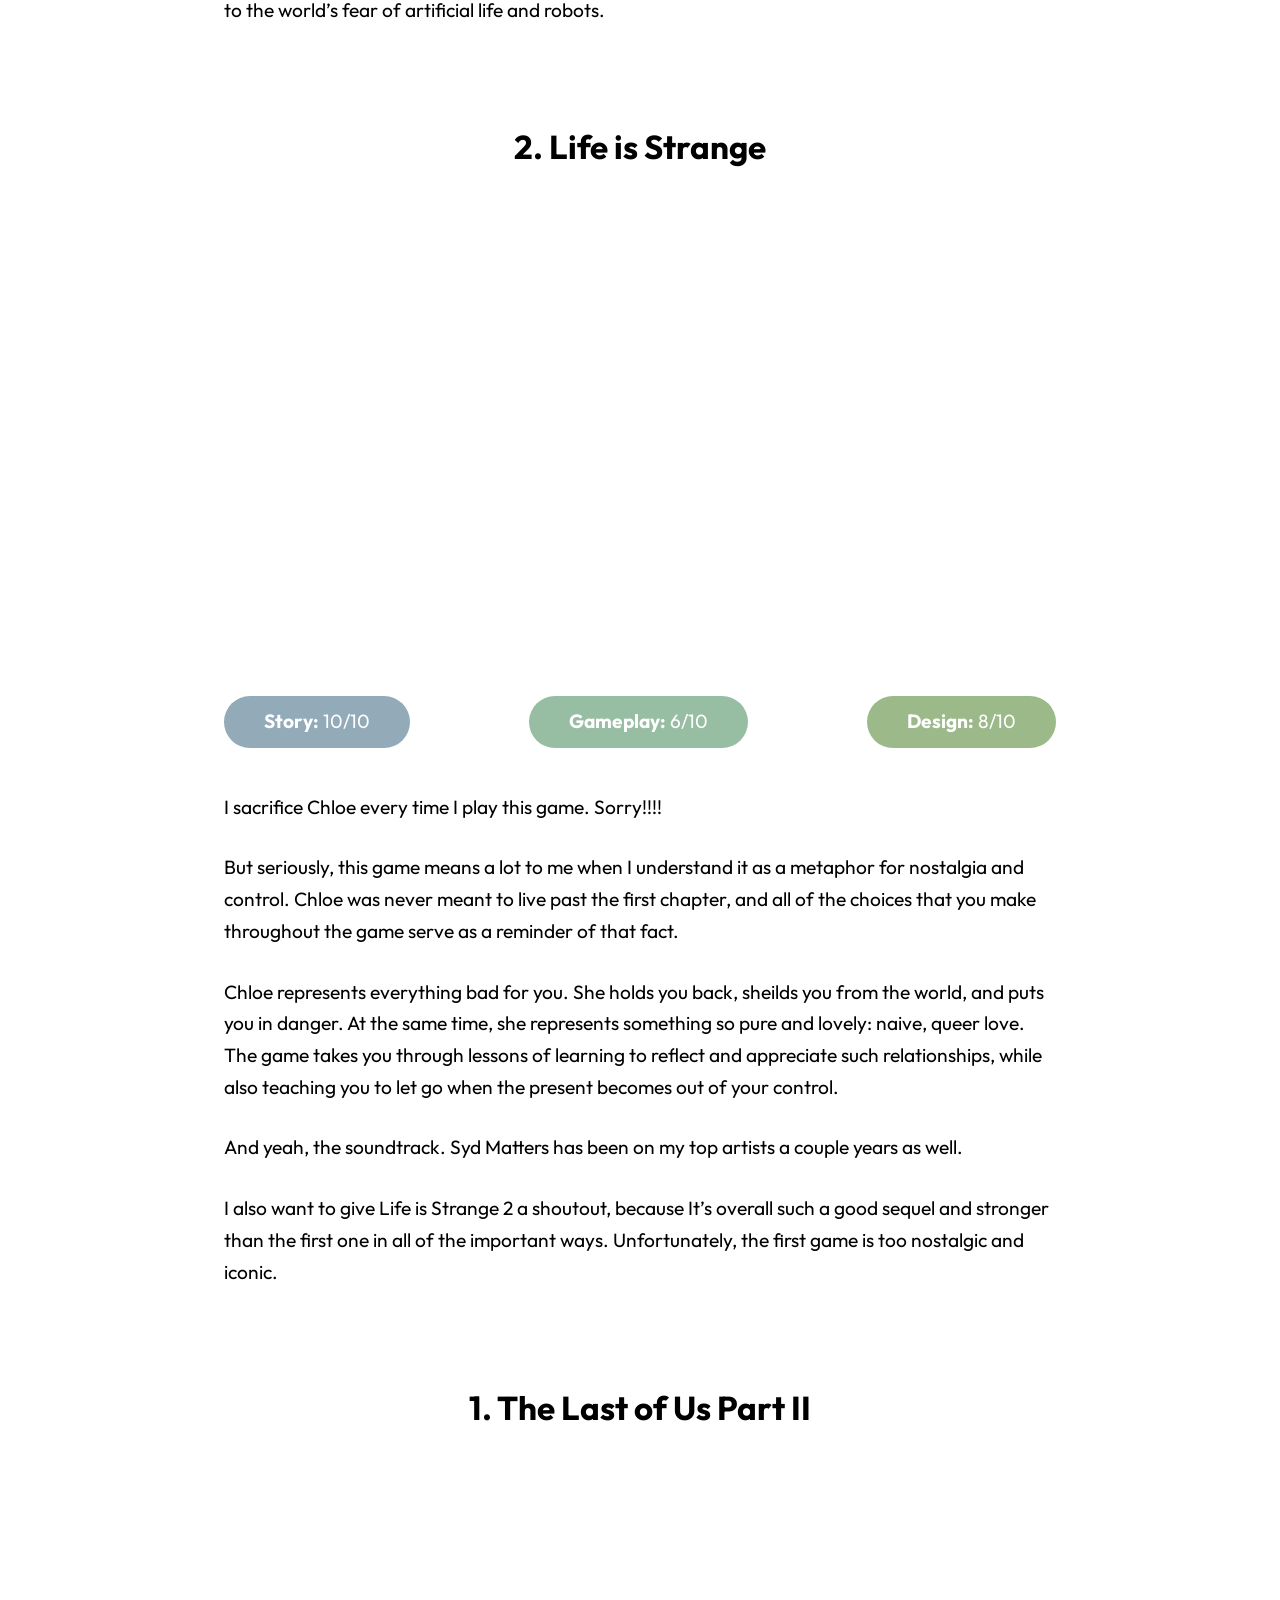
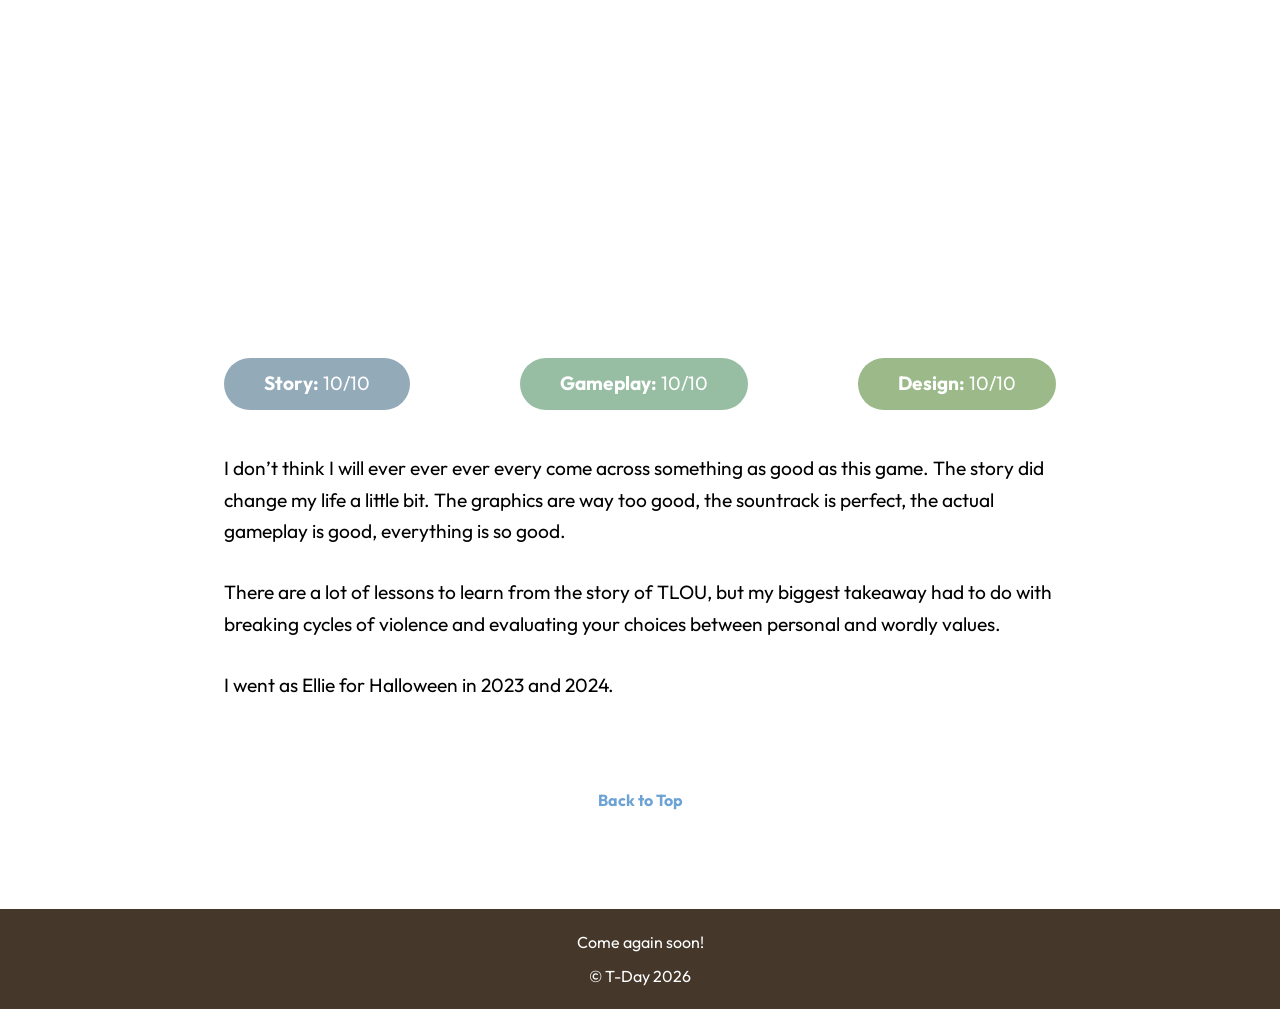
<file: t-day/games.html>
<!DOCTYPE html>
<html lang="en">

<head>
    <meta charset="UTF-8">
    <meta name="viewport" content="width=device-width, initial-scale=1.0">
    <title>T-Day</title>
    <!-- add your own favicon - https://favicon.io/ -->
    <link rel="shortcut icon" href="favicon.ico" type="image/x-icon">
    <!-- reset default browser stylesheet -->
    <link rel="stylesheet" href="css/modern-normalize.css">
     <!-- google fonts -->
    <link rel="stylesheet" href="https://fonts.googleapis.com/css2?family=Material+Symbols+Outlined:opsz,wght,FILL,GRAD@24,400,0,0&icon_names=menu" />
    <link rel="preconnect" href="https://fonts.googleapis.com">
    <link rel="preconnect" href="https://fonts.gstatic.com" crossorigin>
    <link href="https://fonts.googleapis.com/css2?family=Outfit:wght@100..900&display=swap" rel="stylesheet">
    <link href="https://fonts.googleapis.com/css2?family=Londrina+Outline&display=swap" rel="stylesheet">
    <!-- custom styles -->
    <link rel="stylesheet" href="css/styles.css">
</head>

<body>


<nav id="side-panel">
    <ul>
        <li><a class="a-secondary close-button">&times;</a></li>
        <li><a href="book-log.html">Book Log</a></li>
        <li><a  href="games.html">Games</a></li>
        <li><a  href="recipes.html">Current Recipes</a></li>
        <li><a href="music.html">Music</a></li>
        <li><a href="collections.html">Collections</a></li>
    </ul>
</nav>

<div class="open-button">
   <span class="material-symbols-outlined">menu</span>
</div>
<div class="all-over-bkg"></div>

<main>
    <a href="index.html" class="home-link a-secondary">HOME</a>
    <header>
        <h1 class="title">T-Day</h1>
        <img class="controller-img" src="images/controller.PNG" alt="controller">
    </header>

<section class="container" id="top">

        <h1 class="title-header">Games </h1>
       
        <h2>I love playing video games</h2>
        <p>I have played too many video games to put all on one page. 
            But here, I have collected my top favorites of all time.
        </p>
        <p>
            I&rsquo;ve ranked each game based on different categories.
            The story refers to the narrative of each game since I 
            almost always play story-based games. The highest ranked games for Story 
            are ones with choices, plot twists, or interesting wordly lessons.
        </p>
        <p>I rank Gameplay based on how entertaining or clever the mechanics are. 
            If a game makes me just walk around and click on things, the ranking might be lower.
            For example, Detroit Become Human is high on the list, but I can&rsquo;t stand how 
            almost the entire gameplay is just a bunch of Quick Time Events.
            Some of these games, though, have really interesting ways to incorporate their story in original mechanics.
        </p>
        <p>
            Lastly, Design is based on the visual aesthetics of the game. Games with pretty colors,
            lighting, soundtracks, or UI are ranked pretty highly here.
        </p>
        <p>There is only one game here with a 10/10 in every category.</p>

        <h2>6. Stray</h2>
        <div class='embed-container'><iframe src='https://www.youtube.com/embed/4uP2MyUL49s?si=-B4pfmz9sfEDezNO' frameborder='0' allowfullscreen></iframe></div>

        <div class="game-stats">
            <p><strong>Story:</strong> 6/10</p>
            <p><strong>Gameplay:</strong> 7/10</p>
            <p><strong>Design: </strong>10/10</p>
        </div>

        <p>Stray&rsquo;s graphics are so beautiful!! To be completely honest, the story started really strong and then lead up to a pretty dissapointing ending, narrative-wise. However, the gameplay, visuals, and cute-factor are way too good.</p>
        <p>I played this game for the first time in a dark little lounge in my freshman year dorm as soon as it dropped. That year, the OST composer Yann Van Der was one of my top artists on Spotify.</p>

        <!-- 5. FNAF 2 -->
        <h2>5. Five Nights At Freddy&rsquo;s 2</h2>
        <div class='embed-container'><iframe src='https://www.youtube.com/embed/lVPONdZBh6s' frameborder='0' allowfullscreen></iframe></div>

        <div class="game-stats">
            <p><strong>Story:</strong> 9/10</p>
            <p><strong>Gameplay:</strong> 7/10</p>
            <p><strong>Design: </strong>7/10</p>
        </div>

        <p>I would include the whole franchise, but FNAF 2 is my favorite game to actually play. This is on the list mainly because of nostalgia and how influential it was to the internet during it&rsquo;s time. I will never get bored of diving into the lore or watching theory videos late at night.</p>

        <!-- 4. Portal II -->
         <h2>4. Portal II</h2>
         <div class='embed-container'><iframe src='https://www.youtube.com/embed/tax4e4hBBZc?si=d3a2xgPlYy7KgIeF' frameborder='0' allowfullscreen></iframe></div>

         <div class="game-stats">
            <p><strong>Story:</strong> 8/10</p>
            <p><strong>Gameplay:</strong> 10/10</p>
            <p><strong>Design: </strong>7/10</p>
        </div>

         <p>
        Portal has the best puzzles, which is half of the reason why it&rsquo;s up here. The other half is the fact that it very seamlessly bulids up to an interesting story. 
         </p>
         <p>Personally, this feels like the type of game that I would want to play all curled up in the winter. It&rsquo;s re-playable each year, and never boring.</p>

        <!-- 3. Detroit Become Human -->
         <h2>3. Detroit Become Human</h2>
         <div class='embed-container'><iframe src='https://www.youtube.com/embed/_gJtihSt6a4?si=qIfFz2JqvCf6VftO' frameborder='0' allowfullscreen></iframe></div>

         <div class="game-stats">
            <p><strong>Story:</strong> 10/10</p>
            <p><strong>Gameplay:</strong> 5/10</p>
            <p><strong>Design: </strong>10/10</p>
        </div>

         <p>
            We&rsquo;re getting to the choice-based games. I love this game because of how many different endings you can achieve, and how your decisions impact the morality of your characters. As always, I also really enjoy games that allude to real-world issues. This game released in 2018, but it is still accurate to the world&rsquo;s fear of artificial life and robots. 
         </p>


        <!-- 2. Life is Strange -->
         <h2>2. Life is Strange</h2>
         <div class='embed-container'><iframe src='https://www.youtube.com/embed/AURVxvIZrmU?si=iU8TBnsodLf7Vq7i' frameborder='0' allowfullscreen></iframe></div>

         <div class="game-stats">
            <p><strong>Story:</strong> 10/10</p>
            <p><strong>Gameplay:</strong> 6/10</p>
            <p><strong>Design: </strong>8/10</p>
        </div>

         <p>
            I sacrifice Chloe every time I play this game. Sorry!!!! 
         </p>
         <p>
            But seriously, this game means a lot to me when I understand it as a metaphor for nostalgia and control. Chloe was never meant to live past the first chapter, and all of the choices that you make throughout the game serve as a reminder of that fact. 
         </p>
         <p>
            Chloe represents everything bad for you. She holds you back, sheilds you from the world, and puts you in danger. At the same time, she represents something so pure and lovely: naive, queer love. The game takes you through lessons of learning to reflect and appreciate such relationships, while also teaching you to let go when the present becomes out of your control.
         </p>
         <p>
            And yeah, the soundtrack. Syd Matters has been on my top artists a couple years as well.
         </p>
         <p>
            I also want to give Life is Strange 2 a shoutout, because It&rsquo;s overall such a good sequel and stronger than the first one in all of the important ways. Unfortunately, the first game is too nostalgic and iconic.
         </p>

        <!-- 1. The Last of Us Part II-->
         <h2>1. The Last of Us Part II</h2>
         <div class='embed-container'><iframe src='https://www.youtube.com/embed/W2Wnvvj33Wo?si=wSxEK9C0345TohIi' frameborder='0' allowfullscreen></iframe></div>

         <div class="game-stats">
            <p><strong>Story:</strong> 10/10</p>
            <p><strong>Gameplay:</strong> 10/10</p>
            <p><strong>Design: </strong>10/10</p>
        </div>

         <p>
            I don&rsquo;t think I will ever ever ever every come across something as good as this game. The story did change my life a little bit. The graphics are way too good, the sountrack is perfect, the actual gameplay is good, everything is so good.  
         </p>
         <p>
            There are a lot of lessons to learn from the story of TLOU, but my biggest takeaway had to do with breaking cycles of violence and evaluating your choices between personal and wordly values. 
         </p>
         <p>
            I went as Ellie for Halloween in 2023 and 2024.
         </p>

         <div class="back-to-top"><a href="#top">Back to Top</a></div>
         
    </section>


 </main>

<footer>
    <p>Come again soon!</p>
    <p>&copy; T-Day 2026</p>
</footer>

    <!-- nav bar js -->
    <script src="js/nav.js"></script>

    
</body>
</html>
</file>
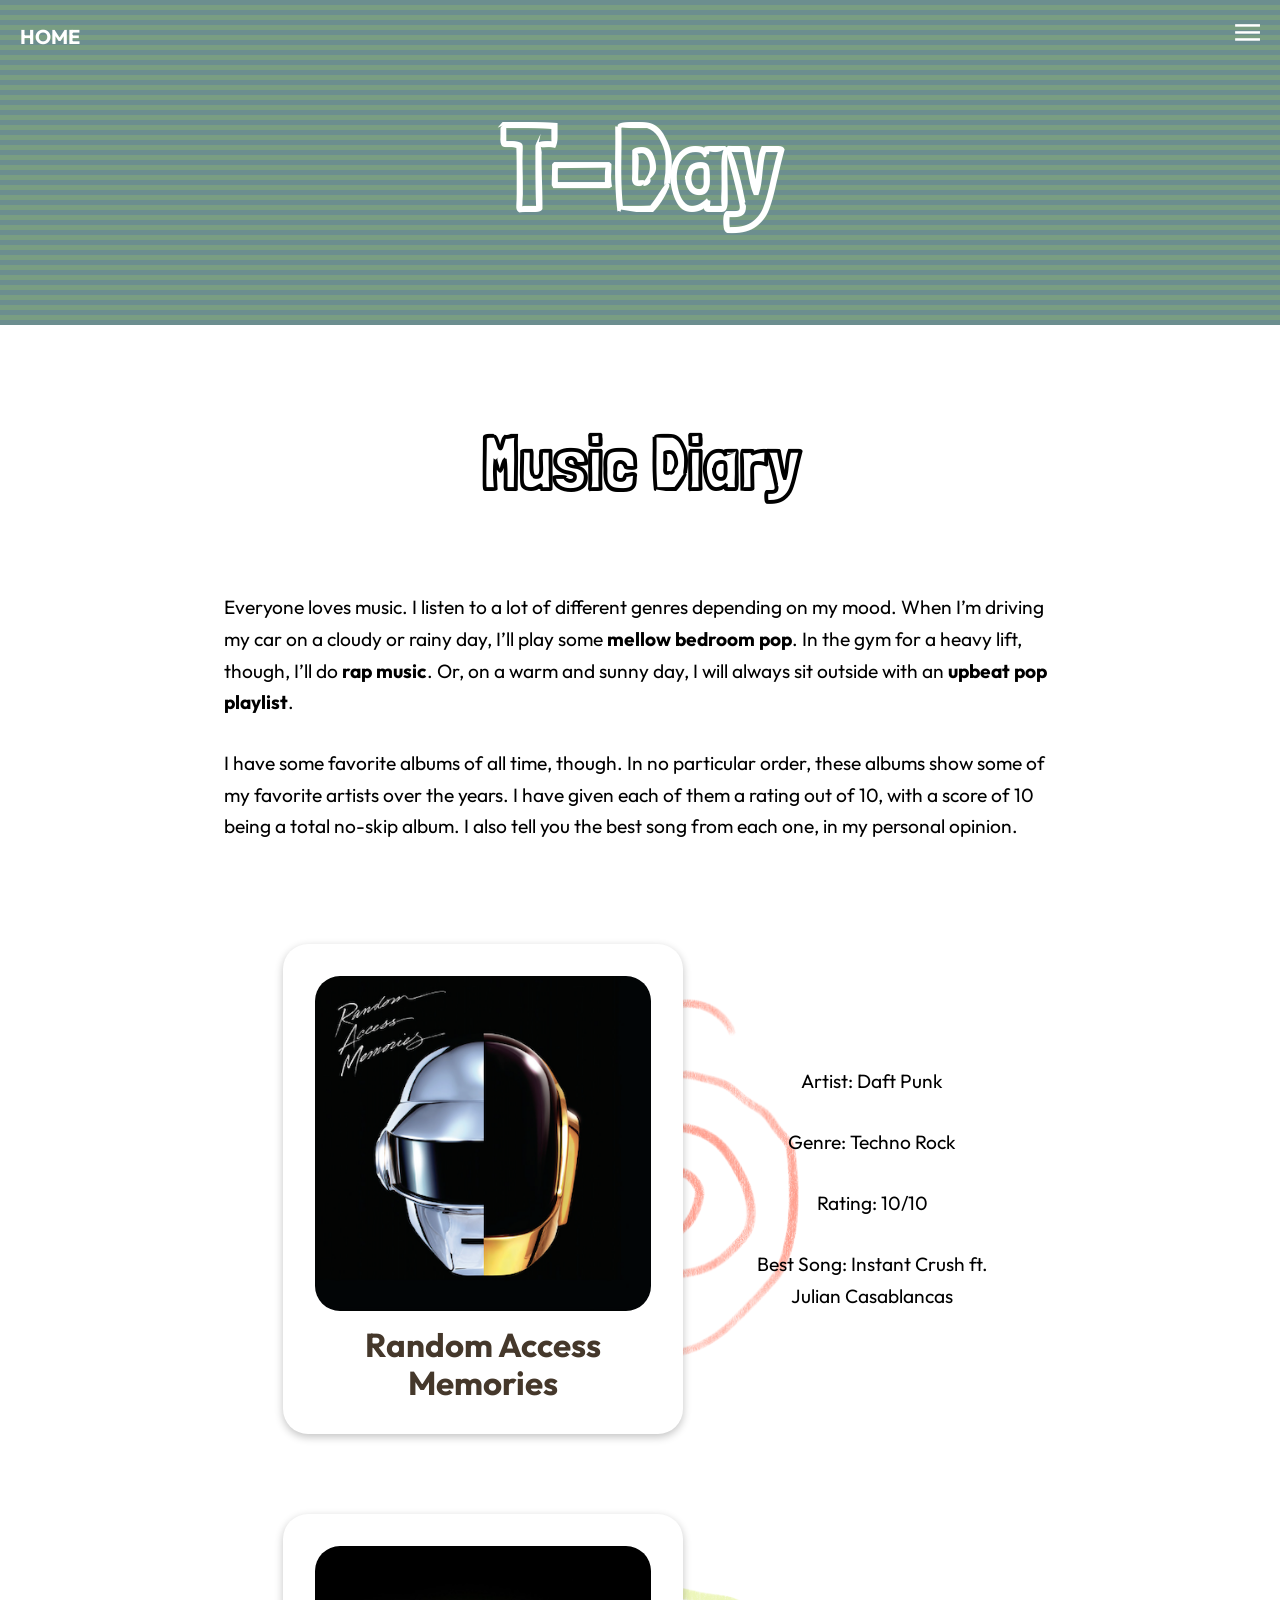
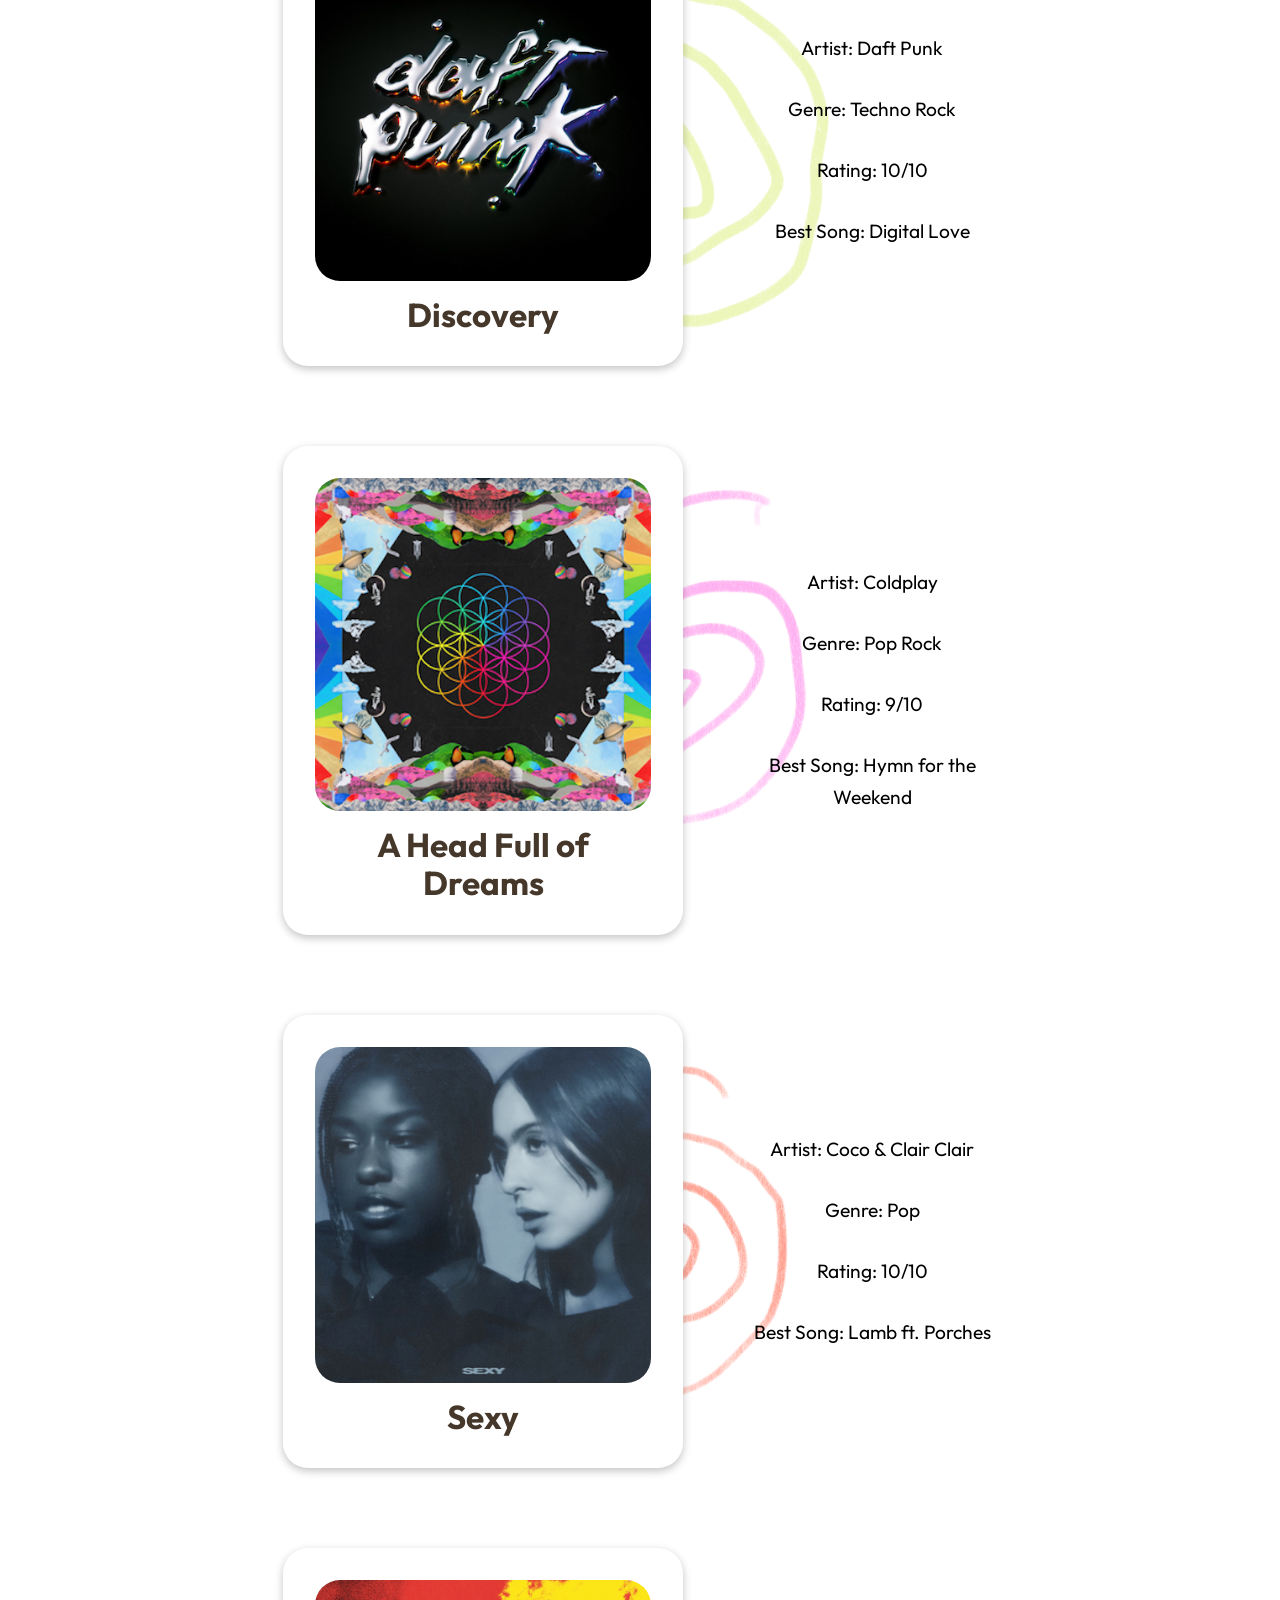
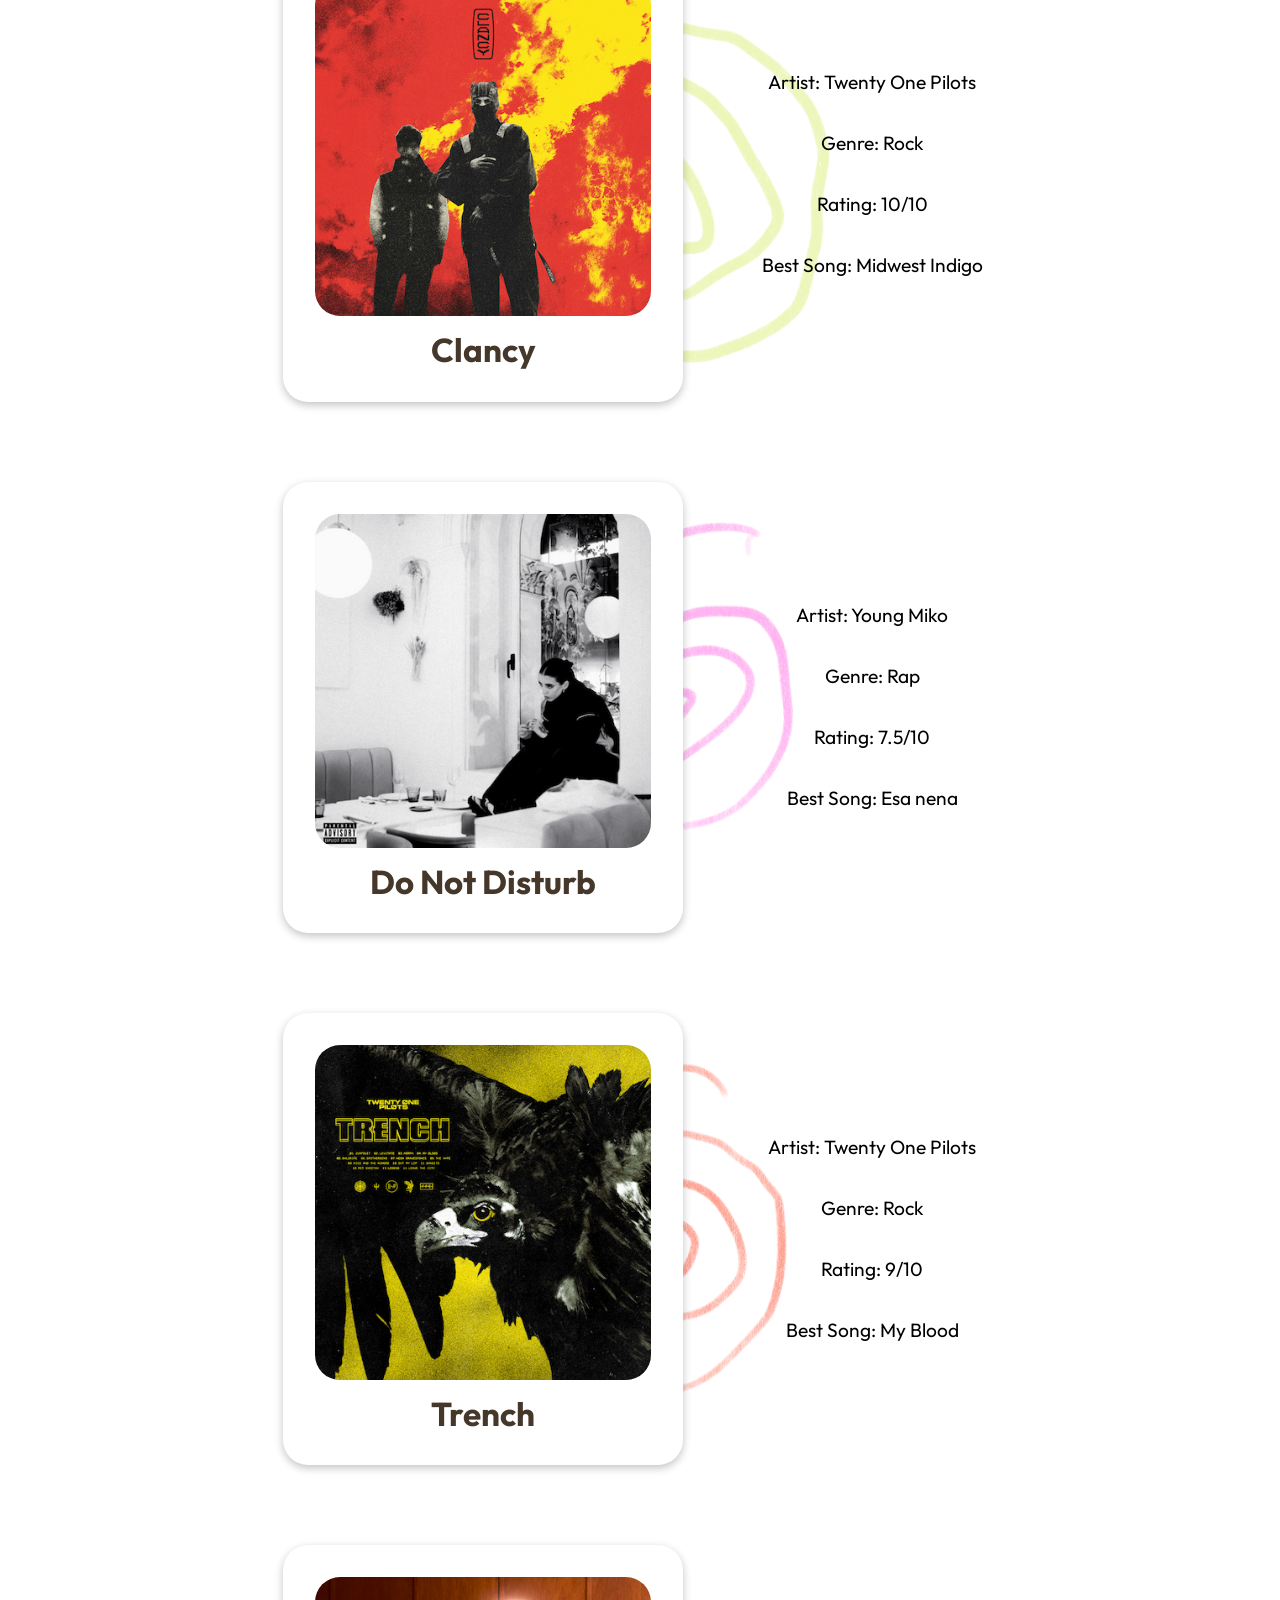
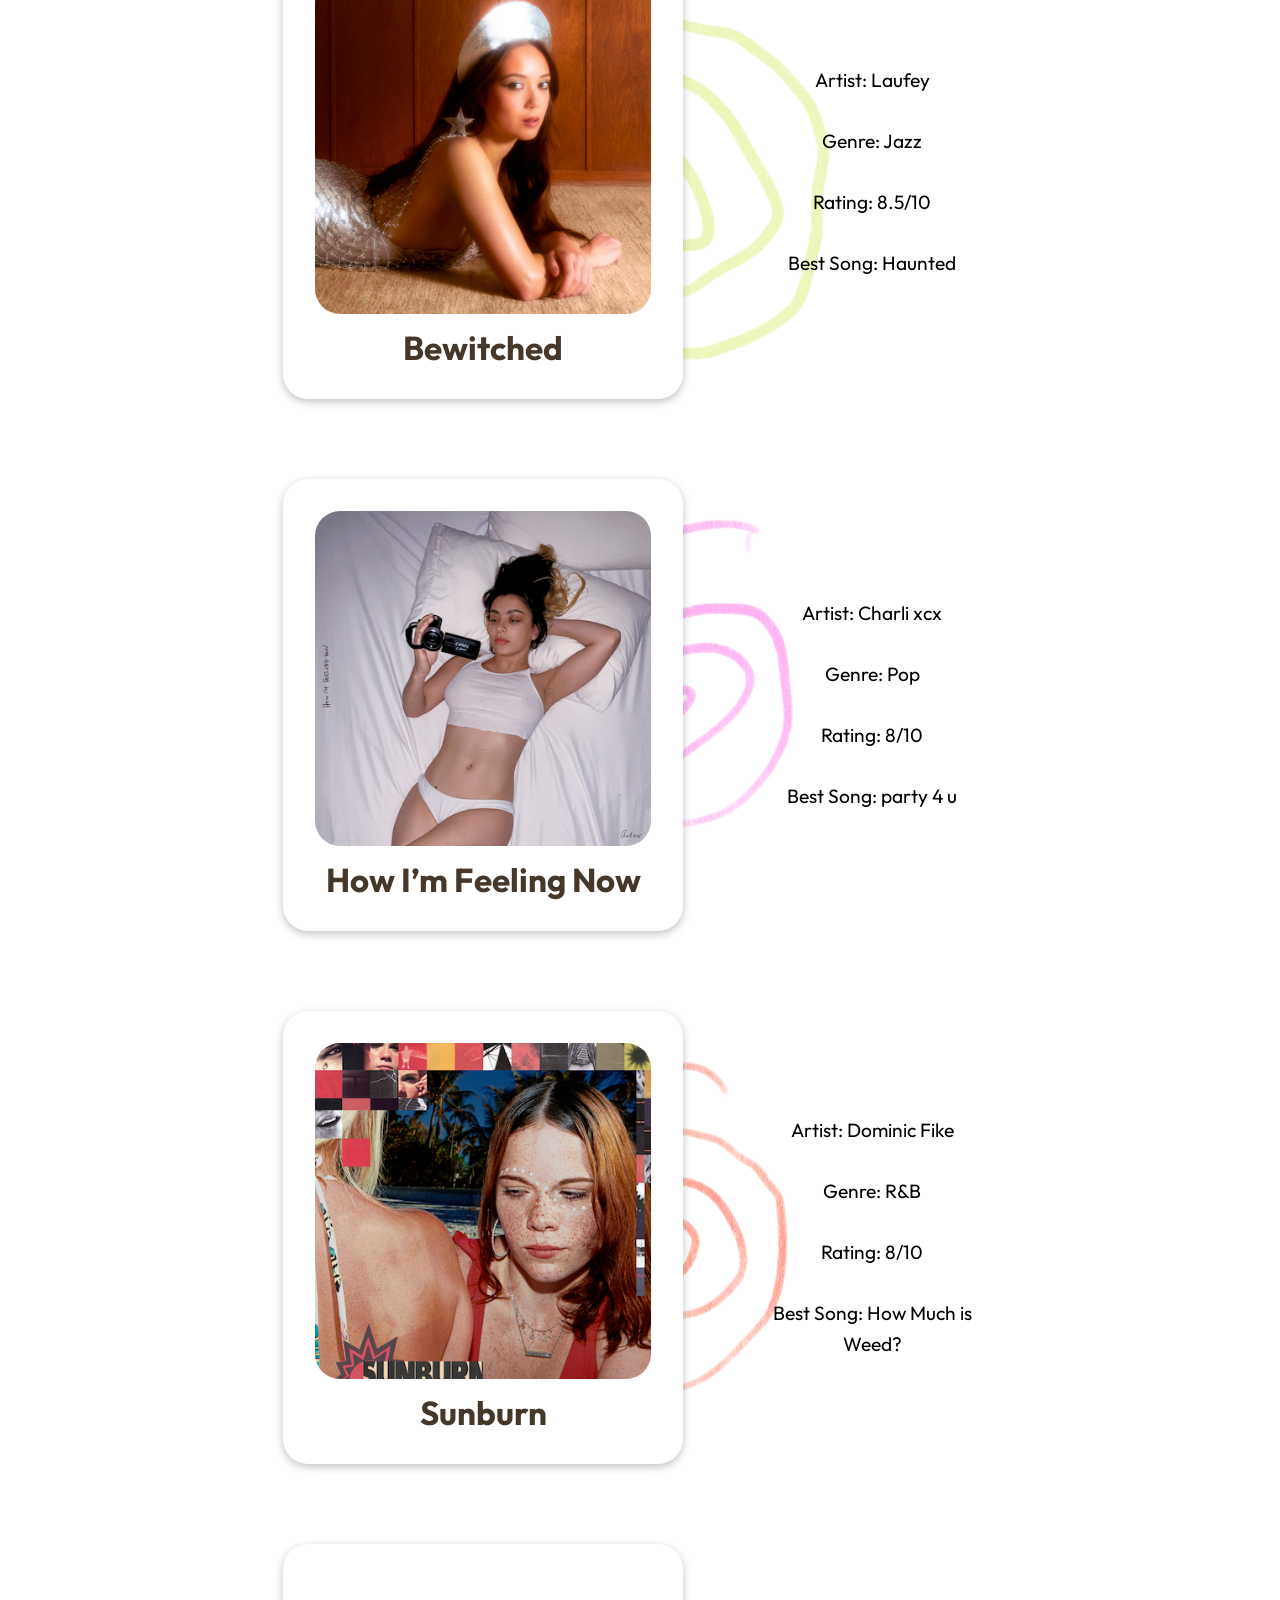
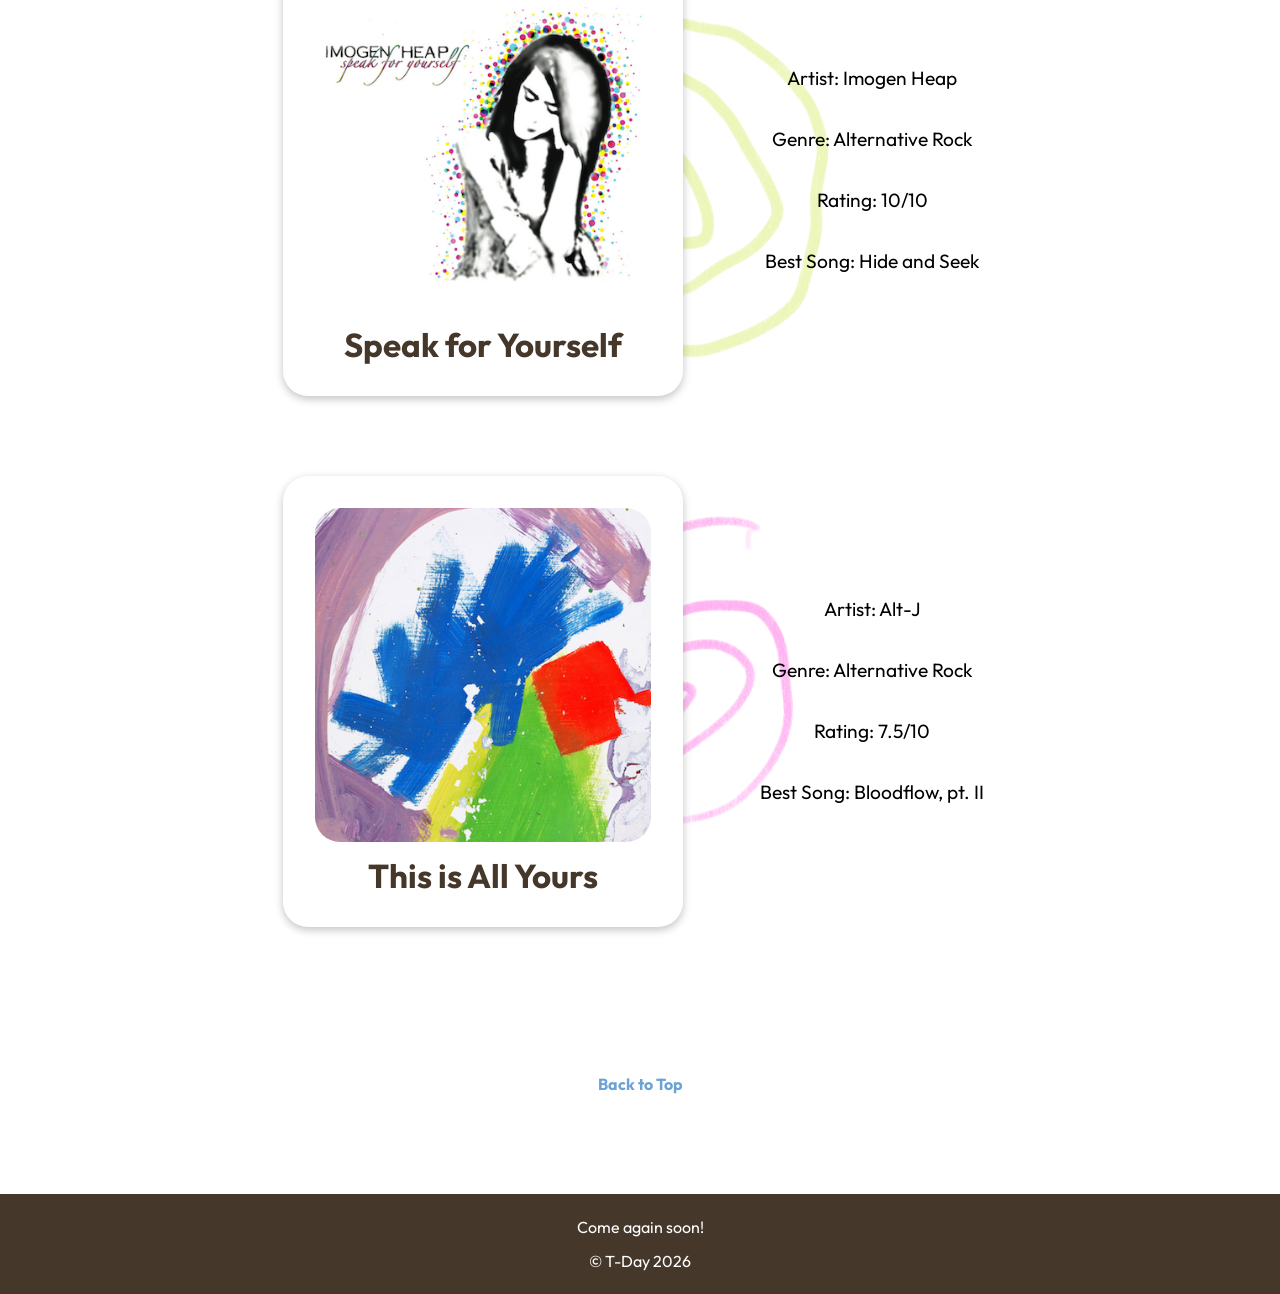
<file: t-day/music.html>
<!DOCTYPE html>
<html lang="en">

<head>
    <meta charset="UTF-8">
    <meta name="viewport" content="width=device-width, initial-scale=1.0">
    <title>T-Day</title>
    <!-- add your own favicon - https://favicon.io/ -->
    <link rel="shortcut icon" href="favicon.ico" type="image/x-icon">
    <!-- reset default browser stylesheet -->
    <link rel="stylesheet" href="css/modern-normalize.css">
     <!-- google fonts -->
    <link rel="stylesheet" href="https://fonts.googleapis.com/css2?family=Material+Symbols+Outlined:opsz,wght,FILL,GRAD@24,400,0,0&icon_names=menu" />
    <link rel="preconnect" href="https://fonts.googleapis.com">
    <link rel="preconnect" href="https://fonts.gstatic.com" crossorigin>
    <link href="https://fonts.googleapis.com/css2?family=Outfit:wght@100..900&display=swap" rel="stylesheet">
    <link href="https://fonts.googleapis.com/css2?family=Londrina+Outline&display=swap" rel="stylesheet">
    <!-- custom styles -->
    <link rel="stylesheet" href="css/styles.css">
</head>

<body>


<nav id="side-panel">
    <ul>
        <li><a class="a-secondary close-button">&times;</a></li>
        <li><a href="book-log.html">Book Log</a></li>
        <li><a  href="games.html">Games</a></li>
        <li><a  href="recipes.html">Current Recipes</a></li>
        <li><a href="music.html">Music</a></li>
        <li><a href="collections.html">Collections</a></li>
    </ul>
</nav>

<div class="open-button">
   <span class="material-symbols-outlined">menu</span>
</div>
<div class="all-over-bkg"></div>

<main>
    <a href="index.html" class="home-link a-secondary">HOME</a>
    <header>
        <h1 class="title">T-Day</h1>
    </header>

    <section class="container">


   <h1 class="title-header">Music Diary </h1>

   <p>Everyone loves music. I listen to a lot of different genres depending on my mood. When I&rsquo;m driving my car on a cloudy or rainy day, I&rsquo;ll play some <a href="https://open.spotify.com/playlist/2qiSPvChjKHKpRuz4AmKtA?si=1e0dd3181ed54aa7" target="_blank" rel="noopener">mellow bedroom pop</a>. In the gym for a heavy lift, though, I&rsquo;ll do <a href="https://open.spotify.com/playlist/2PjLStgVe5geAFWqC68xX0?si=536347be08574ae6" target="_blank" rel="noopener">rap music</a>. Or, on a warm and sunny day, I will always sit outside with an <a href="https://open.spotify.com/playlist/7zJxgfGP59ZwejtL6SUuJG?si=c459523d67574edc" target="_blank" rel="noopener">upbeat pop playlist</a>.</p> 

   <p>I have some favorite albums of all time, though. In no particular order, these albums show some of my favorite artists over the years. I have given each of them a rating out of 10, with a score of 10 being a total no-skip album. I also tell you the best song from each one, in my personal opinion.</p>
    
   <div class="music">

        <div class="music-album">

            <a class="a-secondary music-card" href = "https://open.spotify.com/album/4m2880jivSbbyEGAKfITCa?si=XQXRsFyMToa7MlciIWrNSw" target="_blank" rel="noopener">
                <img src="images/ram.png" alt="RAM">
                <h2>Random Access Memories</h2>
            </a>
        

            <div>
                <p>Artist: Daft Punk</p>
                <p>Genre: Techno Rock</p>
                <p>Rating: 10/10</p>
                <p>Best Song: Instant Crush ft. Julian Casablancas</p>
            </div>
        </div>

        <div class="music-album">
        <a class="a-secondary music-card" href="https://open.spotify.com/album/2noRn2Aes5aoNVsU6iWThc?si=4GmfdB_1SSuMgvkecB2N8g" target="_blank" rel="noopener">
            <img src="images/disovery.png" alt="Discovery">
            <h2>Discovery</h2>
        </a>
        <div>
            <p>Artist: Daft Punk</p>
            <p>Genre: Techno Rock</p>
            <p>Rating: 10/10</p>
            <p>Best Song: Digital Love</p>
        </div>
    </div>

    <div class="music-album">
        <a class="a-secondary music-card" href="https://open.spotify.com/album/3cfAM8b8KqJRoIzt3zLKqw?si=x-ebAKMITZGaTu1tSw_JIg" target="_blank" rel="noopener">
            <img src="images/coldplay.png" alt="AHFUD">
            <h2>A Head Full of Dreams</h2>
        </a>
        <div>
            <p>Artist: Coldplay</p>
            <p>Genre: Pop Rock</p>
            <p>Rating: 9/10</p>
            <p>Best Song: Hymn for the Weekend</p>
        </div>
    </div>

    <div class="music-album">
        <a class="a-secondary music-card" href="https://open.spotify.com/album/3KMEvR3Z94dD31r3CEyoiq?si=h-vsaERwTGeY8vS_NBwA4w" target="_blank" rel="noopener">
            <img src="images/sexy.png" alt="Sexy">
            <h2>Sexy</h2>
        </a>
        <div>
            <p>Artist: Coco &amp; Clair Clair</p>
            <p>Genre: Pop</p>
            <p>Rating: 10/10</p>
            <p>Best Song: Lamb ft. Porches</p>
        </div>
    </div>

    <div class="music-album">
        <a class="a-secondary music-card" href="https://open.spotify.com/album/1KFWgQTw3EMTQebaaepVBI?si=PsH9iTl9SGuF83r-Rpy4IQ" target="_blank" rel="noopener">
            <img src="images/clancy.png" alt="Clancy">
            <h2>Clancy</h2>
        </a>
        <div>
            <p>Artist: Twenty One Pilots</p>
            <p>Genre: Rock</p>
            <p>Rating: 10/10</p>
            <p>Best Song: Midwest Indigo</p>
        </div>
    </div>

    <div class="music-album">
        <a class="a-secondary music-card" href="https://open.spotify.com/album/661FeA95LRhOgZCJ3Y5u9A?si=lcN6a7Y3Seu_cO2VyJUX8g" target="_blank" rel="noopener">
            <img src="images/miko.png" alt="Do Not Disturb">
            <h2>Do Not Disturb</h2>
        </a>
        <div>
            <p>Artist: Young Miko</p>
            <p>Genre: Rap</p>
            <p>Rating: 7.5/10</p>
            <p>Best Song: Esa nena</p>
        </div>
    </div>

    <div class="music-album">
        <a class="a-secondary music-card" href="https://open.spotify.com/album/621cXqrTSSJi1WqDMSLmbL?si=6MXWygb-R7yB5TzD-q0Vdg" target="_blank" rel="noopener">
            <img src="images/trench.png" alt="Trench">
            <h2>Trench</h2>
        </a>
        <div>
            <p>Artist: Twenty One Pilots</p>
            <p>Genre: Rock</p>
            <p>Rating: 9/10</p>
            <p>Best Song: My Blood</p>
        </div>
    </div>

    <div class="music-album">
        <a class="a-secondary music-card" href="https://open.spotify.com/album/1rpCHilZQkw84A3Y9czvMO?si=f81q3IeSRWyw4DtuPq4u0A" target="_blank" rel="noopener">
            <img src="images/bewitched.png" alt="Bewitched">
            <h2>Bewitched</h2>
        </a>
        <div>
            <p>Artist: Laufey</p>
            <p>Genre: Jazz</p>
            <p>Rating: 8.5/10</p>
            <p>Best Song: Haunted</p>
        </div>
    </div>

    <div class="music-album">
        <a class="a-secondary music-card" href="https://open.spotify.com/album/1rpCHilZQkw84A3Y9czvMO?si=f81q3IeSRWyw4DtuPq4u0A" target="_blank" rel="noopener">
            <img src="images/charli.png" alt="How I'm Feeling Now">
            <h2>How I&rsquo;m Feeling Now</h2>
        </a>
        <div>
            <p>Artist: Charli xcx</p>
            <p>Genre: Pop</p>
            <p>Rating: 8/10</p>
            <p>Best Song: party 4 u</p>
        </div>
    </div>

    <div class="music-album">
        <a class="a-secondary music-card" href="https://open.spotify.com/album/2T7LuxZRr6SQMgABLtoYTH?si=gImrztS5R3-gdC8XJvAEfg" target="_blank" rel="noopener">
            <img src="images/sunbrn.png" alt="Sunburn">
            <h2>Sunburn</h2>
        </a>
        <div>
            <p>Artist: Dominic Fike</p>
            <p>Genre: R&amp;B</p>
            <p>Rating: 8/10</p>
            <p>Best Song: How Much is Weed?</p>
        </div>
    </div>

    <div class="music-album">
        <a class="a-secondary music-card" href="https://open.spotify.com/album/4PW6LxD3niinad33mgPJPX?si=iFvKqpesRIK09jUocevD4A" target="_blank" rel="noopener">
            <img src="images/speak.png" alt="Speak for Yourself">
            <h2>Speak for Yourself</h2>
        </a>
        <div>
            <p>Artist: Imogen Heap</p>
            <p>Genre: Alternative Rock</p>
            <p>Rating: 10/10</p>
            <p>Best Song: Hide and Seek</p>
        </div>
    </div>

    <div class="music-album">
        <a class="a-secondary music-card" href="https://open.spotify.com/album/4oktVvRuO1In9B7Hz0xm0a?si=J1iKBzUtSXWsS70PnTCL2g" target="_blank" rel="noopener">
            <img src="images/altj.png" alt="This is All Yours">
            <h2>This is All Yours</h2>
        </a>
        <div>
            <p>Artist: Alt-J</p>
            <p>Genre: Alternative Rock</p>
            <p>Rating: 7.5/10</p>
            <p>Best Song: Bloodflow, pt. II</p>
        </div>
    </div>


    </div>

     <div class="back-to-top"><a href="#top">Back to Top</a></div>

    </section>


 </main>

<footer>
    <p>Come again soon!</p>
    <p>&copy; T-Day 2026</p>
</footer>

    <!-- nav bar js -->
    <script src="js/nav.js"></script>

    
</body>
</html>
</file>
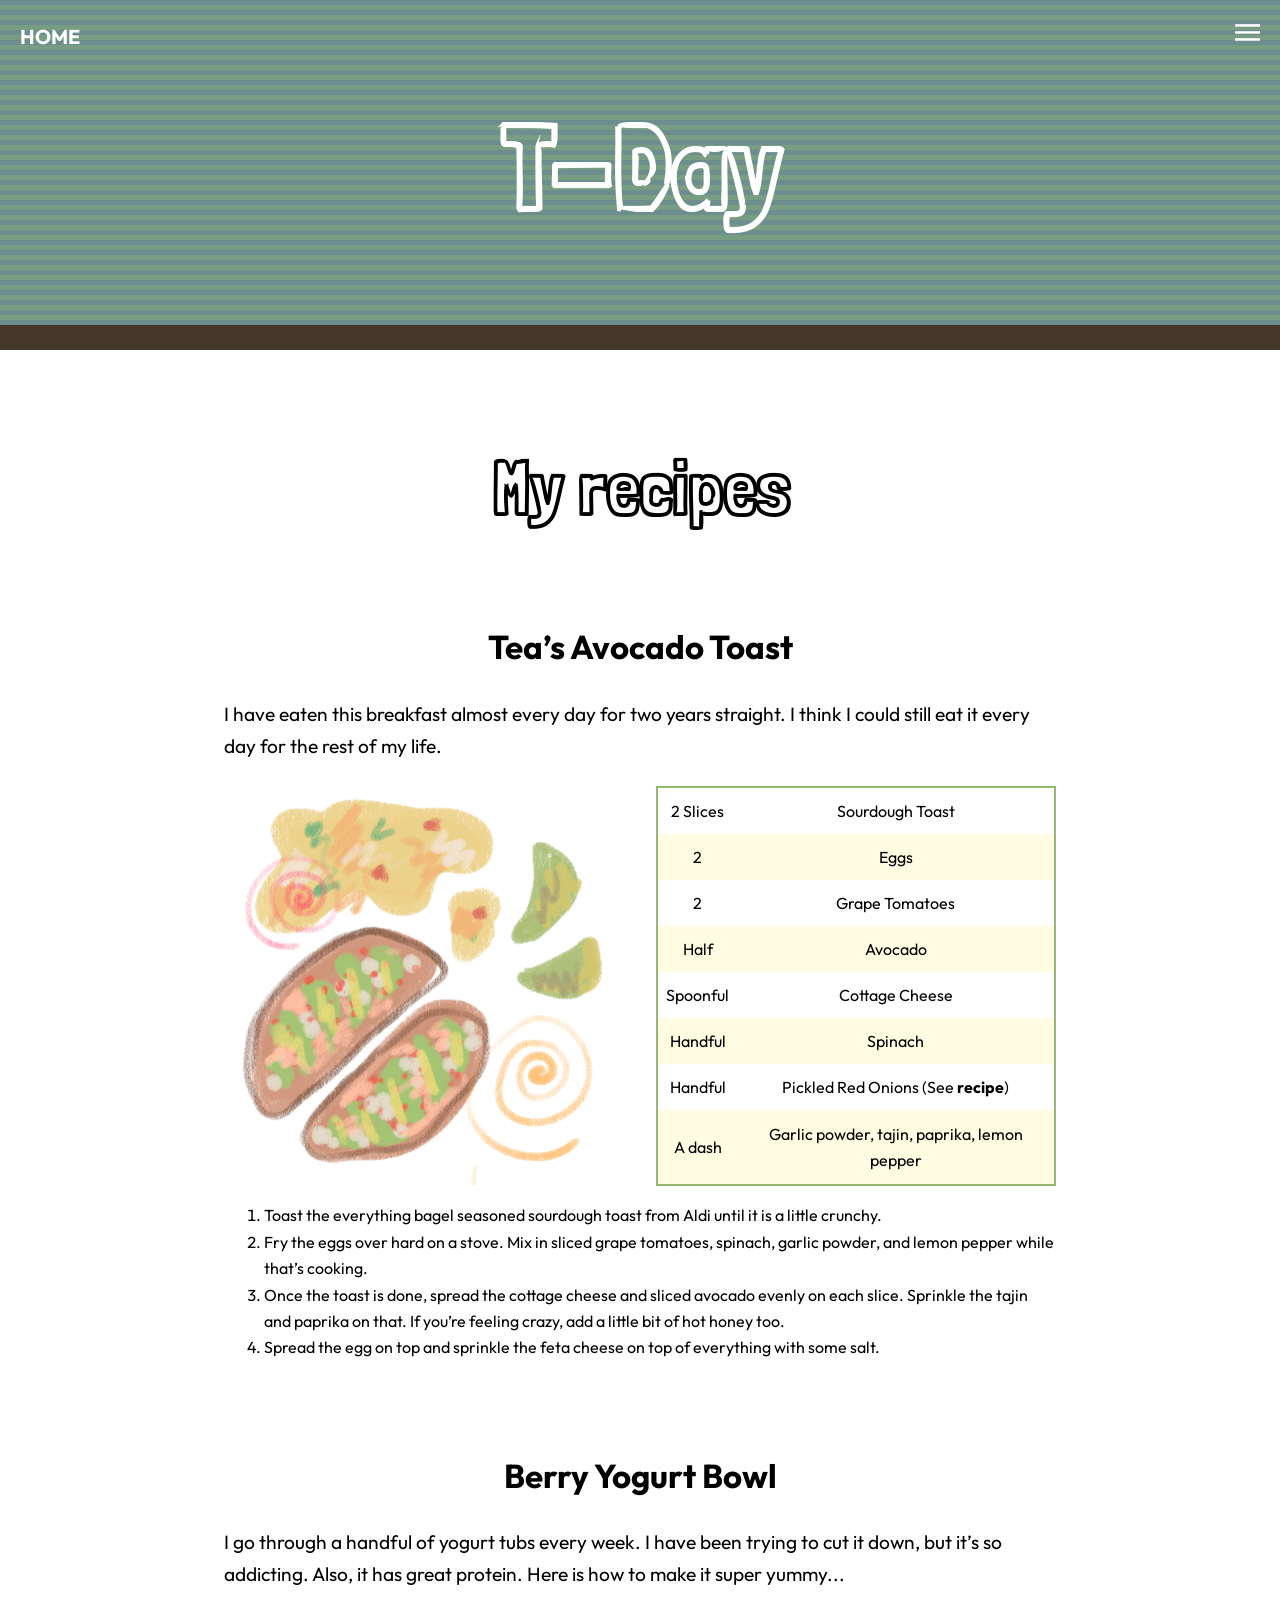
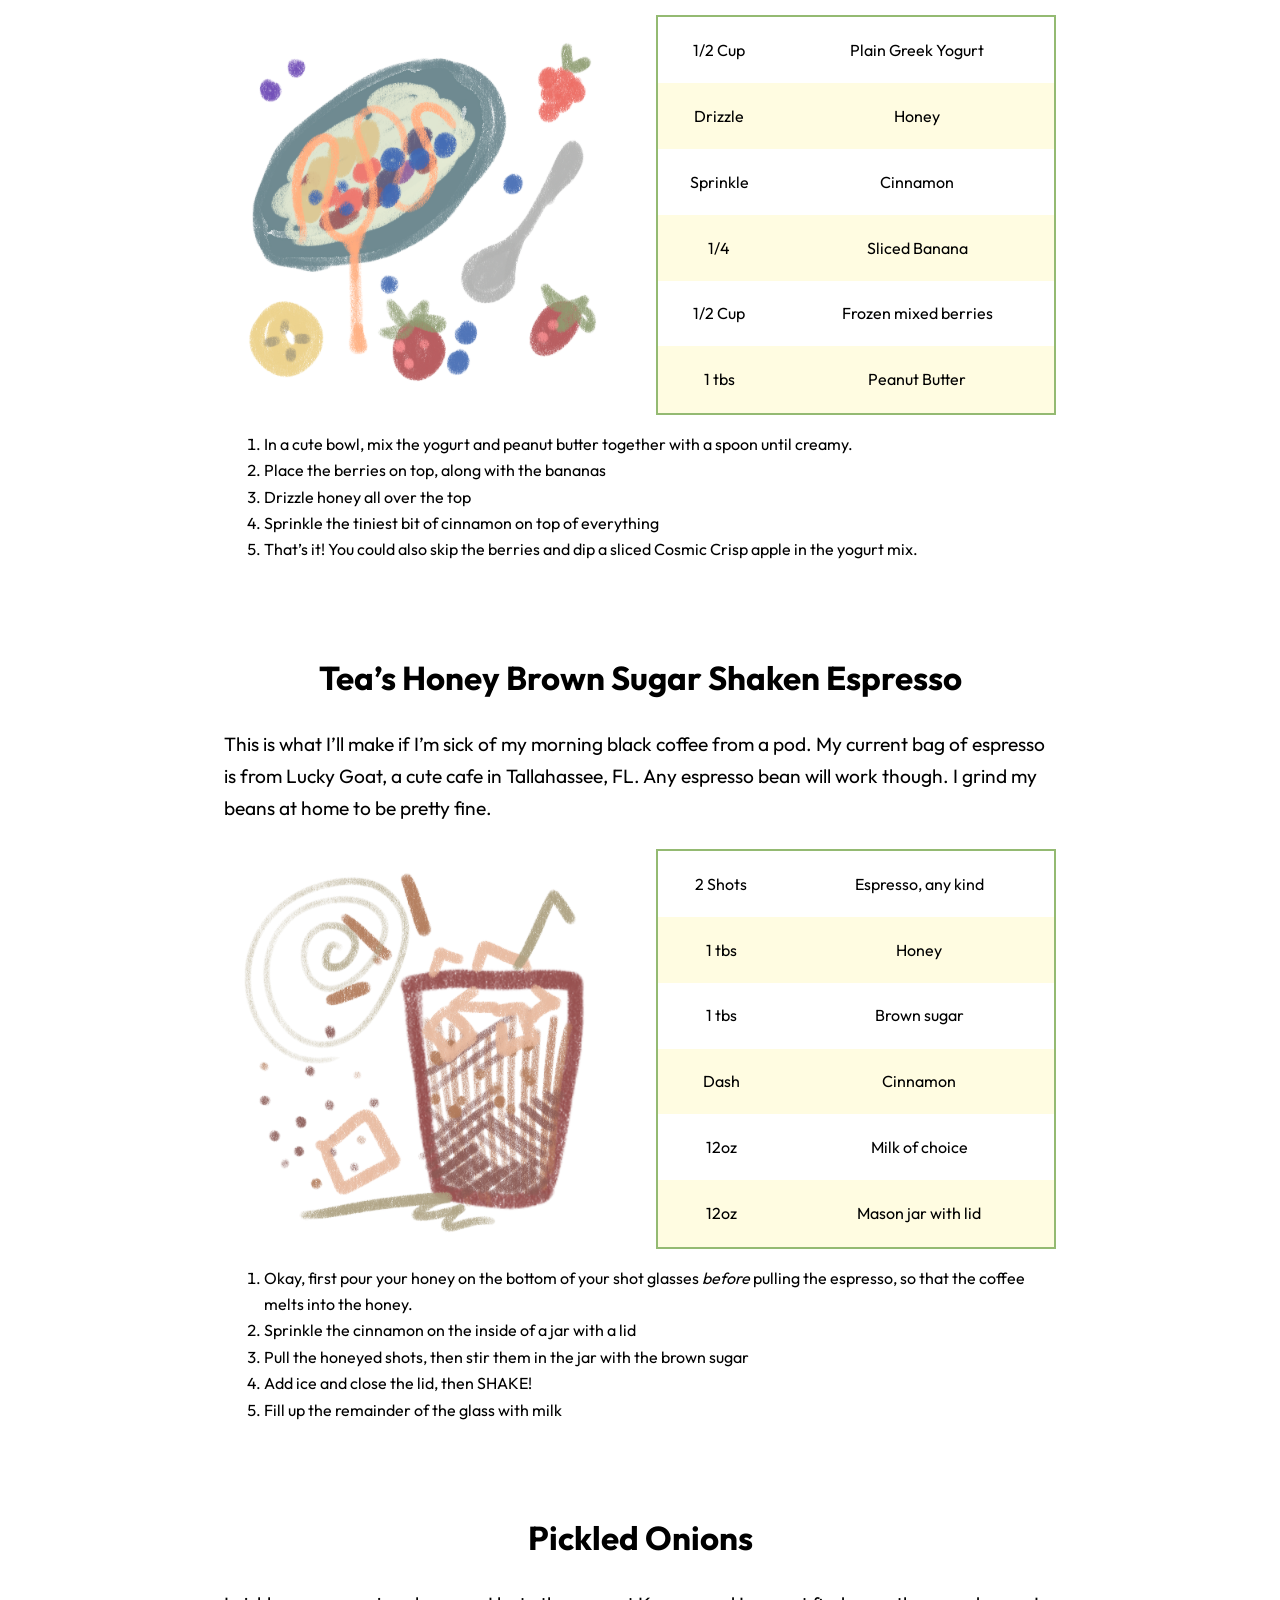
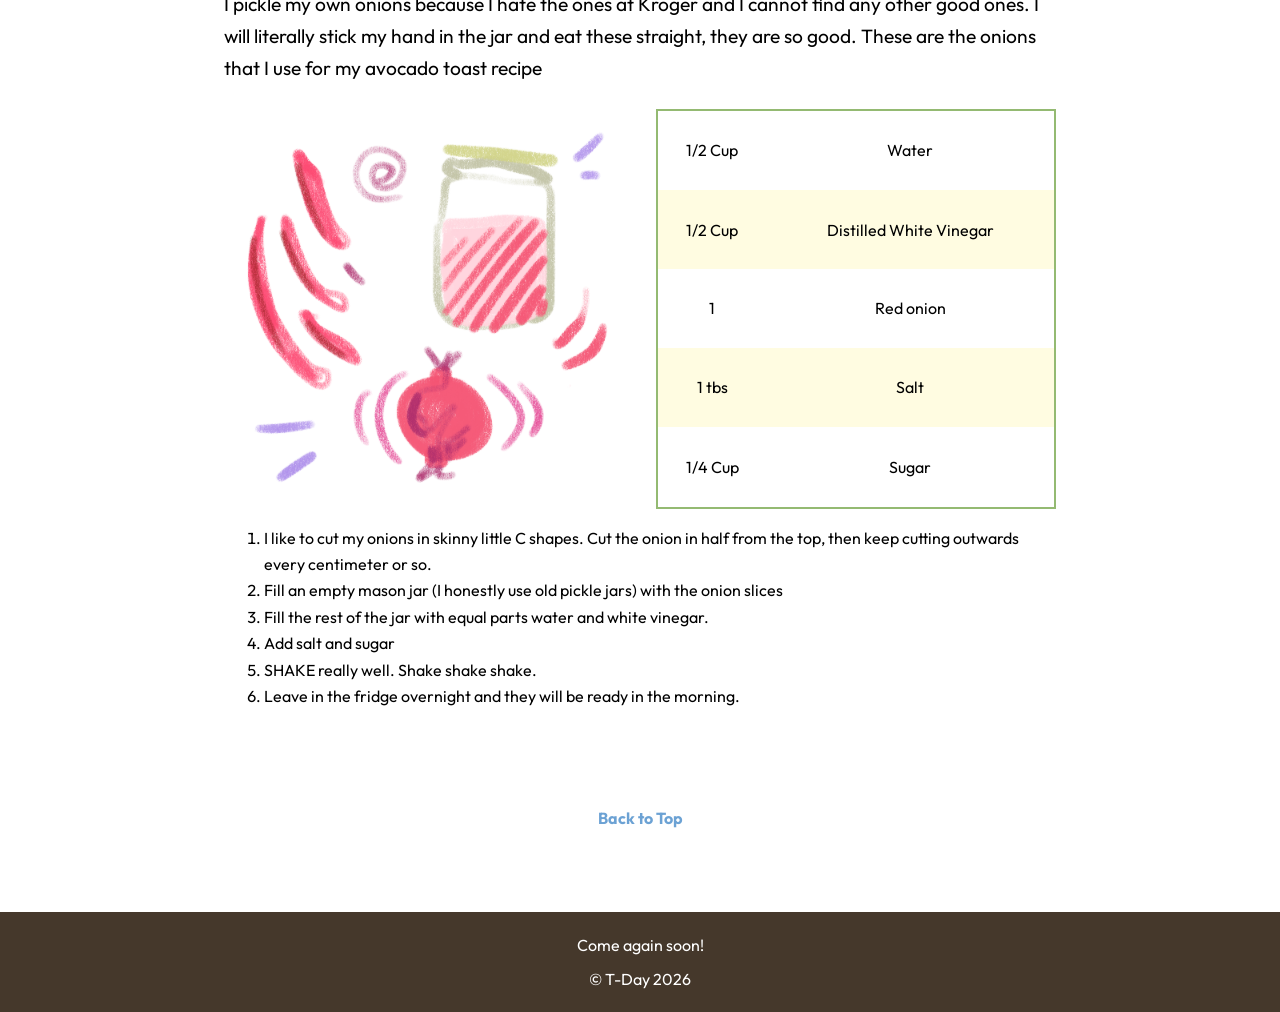
<file: t-day/recipes.html>
<!DOCTYPE html>
<html lang="en">

<head>
    <meta charset="UTF-8">
    <meta name="viewport" content="width=device-width, initial-scale=1.0">
    <title>T-Day</title>
    <!-- add your own favicon - https://favicon.io/ -->
    <link rel="shortcut icon" href="favicon.ico" type="image/x-icon">
    <!-- reset default browser stylesheet -->
    <link rel="stylesheet" href="css/modern-normalize.css">
     <!-- google fonts -->
    <link rel="stylesheet" href="https://fonts.googleapis.com/css2?family=Material+Symbols+Outlined:opsz,wght,FILL,GRAD@24,400,0,0&icon_names=menu" />
    <link rel="preconnect" href="https://fonts.googleapis.com">
    <link rel="preconnect" href="https://fonts.gstatic.com" crossorigin>
    <link href="https://fonts.googleapis.com/css2?family=Outfit:wght@100..900&display=swap" rel="stylesheet">
    <link href="https://fonts.googleapis.com/css2?family=Londrina+Outline&display=swap" rel="stylesheet">
    <!-- custom styles -->
    <link rel="stylesheet" href="css/styles.css">
</head>

<body>

<nav id="side-panel">
    <ul>
        <li><a class="a-secondary close-button">&times;</a></li>
        <li><a href="book-log.html">Book Log</a></li>
        <li><a  href="games.html">Games</a></li>
        <li><a  href="recipes.html">Current Recipes</a></li>
        <li><a href="music.html">Music</a></li>
        <li><a href="collections.html">Collections</a></li>
    </ul>
</nav>

<div class="open-button">
   <span class="material-symbols-outlined">menu</span>
</div>
<div class="all-over-bkg"></div>

<main>
    <a href="index.html" class="home-link a-secondary">HOME</a>
    <header>
        <h1 class="title">T-Day</h1>
    </header>
    <div class="regular-banner"></div>

    <section class="container">
        <h1 class="title-header">My recipes</h1>

        <!-- AVO TOAST -->
        <h2>Tea&rsquo;s Avocado Toast</h2>
        <p>I have eaten this breakfast almost every day for two years straight. I think I could still eat it every day for the rest of my life.</p>

        <div class="recipe-box">
        <img src="images/toast.PNG" alt="Avocado Toast">
        <table>
            <tr>
                <td>2 Slices</td>
                <td>Sourdough Toast</td>
            </tr>
            <tr>
                <td>2</td>
                <td>Eggs</td>
            </tr>
            <tr>
                <td>2</td>
                <td>Grape Tomatoes</td>
            </tr>
            <tr>
                <td>Half</td>
                <td>Avocado</td>
            </tr>
            <tr>
                <td>Spoonful</td>
                <td>Cottage Cheese</td>
            </tr>
            <tr>
                <td>Handful</td>
                <td>Spinach</td>
            </tr>
            <tr>
                <td>Handful</td>
                <td>Pickled Red Onions &lpar;See <a href="#onions">recipe</a>&rpar;</td>
            </tr>
            <tr>
                <td>A dash</td>
                <td>Garlic powder, tajin, paprika, lemon pepper</td>
            </tr>
        </table>
        </div>
    
        <ol>
            <li>Toast the everything bagel seasoned sourdough toast from Aldi until it is a little crunchy.</li>
            <li>Fry the eggs over hard on a stove. Mix in sliced grape tomatoes, spinach, garlic powder, and lemon pepper while that&rsquo;s cooking.</li>
            <li>Once the toast is done, spread the cottage cheese and sliced avocado evenly on each slice. Sprinkle the tajin and paprika on that. If you&rsquo;re feeling
            crazy, add a little bit of hot honey too.</li>
            <li>Spread the egg on top and sprinkle the feta cheese on top of everything with some salt.</li>
        </ol>


        <!-- YOGURT BOWL -->
        <h2>Berry Yogurt Bowl</h2>
        <p>I go through a handful of yogurt tubs every week. I have been trying to cut it down, but it&rsquo;s so addicting. Also, it has great protein. Here is how to make it super yummy...</p>

        <div class="recipe-box">
        <img src="images/yogurt.PNG" alt="Yogurt">

        <table>
            <tr>
                <td>1/2 Cup</td>
                <td>Plain Greek Yogurt</td>
            </tr>
            <tr>
                <td>Drizzle</td>
                <td>Honey</td>
            </tr>
            <tr>
                <td>Sprinkle</td>
                <td>Cinnamon</td>
            </tr>
            <tr>
                <td>1/4</td>
                <td>Sliced Banana</td>
            </tr>
            <tr>
                <td>1/2 Cup</td>
                <td>Frozen mixed berries</td>
            </tr>
            <tr>
                <td>1 tbs</td>
                <td>Peanut Butter</td>
            </tr>
             </table>
            </div>
            
            <ol>
                <li>In a cute bowl, mix the yogurt and peanut butter together with a spoon until creamy.</li>
                <li>Place the berries on top, along with the bananas</li>
                <li>Drizzle honey all over the top</li>
                <li>Sprinkle the tiniest bit of cinnamon on top of everything</li>
                <li>That&rsquo;s it! You could also skip the berries and dip a sliced Cosmic Crisp apple in the yogurt mix.</li>
            </ol>
        
            <!-- SHAKEN ESPRESSO -->
        <h2>Tea&rsquo;s Honey Brown Sugar Shaken Espresso</h2>
        <p>This is what I&rsquo;ll make if I&rsquo;m sick of my morning black coffee from a pod. My current bag of espresso is from Lucky Goat, a cute cafe in Tallahassee, FL. Any espresso bean will work though. I grind my beans at home to be pretty fine.</p>

        <div class="recipe-box">
        <img src="images/espresso.PNG" alt="Espresso">

        <table>
            <tr>
                <td>2 Shots</td>
                <td>Espresso, any kind</td>
            </tr>
            <tr>
                <td>1 tbs</td>
                <td>Honey</td>
            </tr>
            <tr>
                <td>1 tbs</td>
                <td>Brown sugar</td>
            </tr>
            <tr>
                <td>Dash</td>
                <td>Cinnamon</td>
            </tr>
            <tr>
                <td>12oz</td>
                <td>Milk of choice</td>
            </tr>
            <tr>
                <td>12oz</td>
                <td>Mason jar with lid</td>
            </tr>
             </table>
            </div>

            <ol>
                <li>Okay, first pour your honey on the bottom of your shot glasses <em>before</em> pulling the espresso, so that the coffee melts into the honey.</li>
                <li>Sprinkle the cinnamon on the inside of a jar with a lid</li>
                <li>Pull the honeyed shots, then stir them in the jar with the brown sugar</li>
                <li>Add ice and close the lid, then SHAKE!</li>
                <li>Fill up the remainder of the glass with milk</li>
            </ol>


        <!-- PICKLED ONIONS -->
        <h2 id="onions">Pickled Onions</h2>

        <p>I pickle my own onions because I hate the ones at Kroger and I cannot find any other good ones.
             I will literally stick my hand in the jar and eat these straight, they are so good. These are 
             the onions that I use for my avocado toast recipe </p>

        <div class="recipe-box">
        <img src="images/onions.PNG" alt="Espresso">

        <table>
            <tr>
                <td>1/2 Cup</td>
                <td>Water</td>

            </tr>
            <tr>
                <td>1/2 Cup</td>
                <td>Distilled White Vinegar</td>
            </tr>
            <tr>
                <td>1</td>
                <td>Red onion</td>

            </tr>
            <tr>
                <td>1 tbs</td>
                <td>Salt</td>
            </tr>
            <tr>
                <td>1/4 Cup</td>
                <td>Sugar</td>
            </tr>
             </table>
            </div>

            <ol>

                <li>I like to cut my onions in skinny little C shapes. Cut the onion in half from the top,
                    then keep cutting outwards every centimeter or so.</li>
                    <li>Fill an empty mason jar &lpar;I honestly use old pickle jars&rpar; with the onion slices</li>
                    <li>Fill the rest of the jar with equal parts water and white vinegar.</li>
                    <li>Add salt and sugar</li>
                    <li>SHAKE really well. Shake shake shake.</li>
                    <li>Leave in the fridge overnight and they will be ready in the morning.</li>

            </ol>

    </section>

    <div class="back-to-top"><a href="#top">Back to Top</a></div>


 </main>

<footer>
    <p>Come again soon!</p>
    <p>&copy; T-Day 2026</p>
</footer>

    <!-- nav bar js -->
    <script src="js/nav.js"></script>

    
</body>
</html>
</file>
<file: t-day/css/styles.css>
/* USE FOR CUSTOM STYLE AND LAYOUT: */
/* Add or adjust banners for organization */
/* modern-normalize is taking care of the box-sizing,
   which is still a standard way to design */


/* * * * * * * * * * * * * * * * * * * * * * * * *
    UTILITIES 
* * * * * * * * * * * * * * * * * * * * * * * * */
/* Screen Reader Only */
.sr-only {
    position: absolute;
    width: 1px;
    height: 1px;
    padding: 0;
    margin: -1px;
    overflow: hidden;
    clip: rect(0, 0, 0, 0);
    border: 0;
}

img {
    display: block;
    max-inline-size: 100%;
}

:root {
 --primary: #94ba72;
 --secondary: #6ca2d4;
 --secondary-lighter: #7cb8f0;
 --grey: rgb(237, 235, 235);
 --black: rgb(69, 56, 43);

  --text-size-xs: 0.79rem;
  --text-size-sm: 0.89rem;
  --text-size-md: 1rem;
  --text-size-lg: 1.13rem;
  --text-size-xl: 1.27rem;
  --text-size-2xl: 1.42rem;
  --text-size-3xl: 1.6rem;
  --text-size-4xl: 1.8rem;
  --text-size-5xl: 2.03rem;
}

html {
    scroll-behavior: smooth;
}

/* * * * * * * * * * * * * * * * * * * * * * * * *
        ANIMATIONS 
* * * * * * * * * * * * * * * * * * * * * * * * */

@keyframes scrolling {
    0% {
      transform: translateX(0);
    }
    100% {
      transform: translateX(-100%);
    }
  }

  @keyframes fade-in {
    0% {
        opacity: 0;
        transform: translateY(30px);
    }

    100% {
        opacity: 1;
        transform: translateY(0);
    }
}


/* * * * * * * * * * * * * * * * * * * * * * * * *
    TYPOGRAPHY 
* * * * * * * * * * * * * * * * * * * * * * * * */
html {font-size: 16px;}

body { 
  animation: fade-in 0.7s ease;
  font-weight: false;
  line-height: 1.65;
  font-family: "Outfit", sans-serif;
}

p {
  font-size: var(--text-size-lg);
  padding: 5px 0;
}

h1,
h2,
h3,
h4,
h5 {
  font-family: "Outfit", sans-serif;
  font-weight: true;
  line-height: 1.15;
}

h1,
.text-size-h1 {
  font-family: "Outfit", sans-serif;
  font-weight: 700;
margin: 0 0 5rem;
  font-size: var(--text-size-4xl);
  text-align: center;

}

h2,
.text-size-h2 { font-size: var(--text-size-3xl); text-align: center; }

h3,
.text-size-h3 { font-size: var(--text-size-2xl); }

h4,
.text-size-h4 { font-size: var(--text-size-xl); }

h5,
.text-size-h5 { font-size: var(--text-size-lg); }


small,
.text-small {
  font-size: var(--text-size-xs);
}

header {
    height: 325px;
    text-align: center;
}


main {
    font-family: "Outfit", sans-serif;
}

.quote {
    font-style: italic;
}
.quote::before,.quote:after{
    content: "'";
}

.title {
    font-family: "Londrina Outline", sans-serif;
    font-size: 120px;
    padding: 100px 0 0;
}

.title-header {
    font-family: "Londrina Outline", sans-serif;
    font-size: 75px;
    margin-top: 3rem;
}

.index-title {
    position: absolute;
    left: 30px;
}

h3 {
    text-align: center;
}

h2 {
    margin-top: 6rem;
}

.text-box p {
    font-size: 16px;
}

figcaption {
    color: var(--secondary);
    font-size: 15px;
}

/* * * * * * * * * * * * * * * * * * * * * * * * *
    STRUCTURE
* * * * * * * * * * * * * * * * * * * * * * * * */

.container {
    width: 88%;
    margin: 6rem auto;
}

footer {
    background-color: var(--black);
    text-align: center;
    color: white;
    padding-top: 0.5rem;
    line-height: 0.5rem;
    margin: 0;
    height: 100px;
}

footer p {
    font-size: 16px;
}


.secondary-text {
    color: var(--secondary);
}



/* * * * * * * * * * * * * * * * * * * * * * * * *
    COMPONENTS
* * * * * * * * * * * * * * * * * * * * * * * * */

/* 
    IMAGES AND VIDEO
*/

.embed-container { 
    position: relative;
    padding-bottom: 56.25%; 
    height: 0; 
    overflow: hidden;
    max-width: 100%; 
} 

.embed-container iframe, 
.embed-container object, 
.embed-container embed {
    position: absolute;
    top: 0;
    left: 0;
    width: 100%; 
    height: 100%; 
}

iframe {
    border-radius: 35px;
}

.portrait-img {
    position: absolute;
    bottom: 0;
    right: -15px;
    width: 250px;
}

.swirl-1 {
    width: 250px;
    position: absolute;
    bottom: -125px;
}

.swirl-2 {
    width: 150px;
    position: absolute;
    right: 0;
    bottom: -500px;
}

.controller-img {
    width: 250px;
    position: absolute;
    bottom: -125px;
    right: 0;
}


/* 
    LINKS AND BUTTONS
*/

.material-symbols-outlined {
    font-size: 20px;
}

a {
    text-decoration: none;
    color: black;
    transition: all 0.5s ease;
}

.a-secondary {
    color: white;
    transition: all 0.4s ease;
}

.a-secondary:hover {
    color: var(--black);
}

a:hover {
    color: var(--secondary); 
}

.back-to-top {
    margin: 5rem 0;
    text-align: center;
}

.back-to-top a {
    text-decoration: none;
    cursor: pointer;
    color: var(--secondary);
    transition: all 0.3s ease;
}

.back-to-top a:hover {
    transform: scale(2);
    color: var(--secondary-lighter);
}


footer a:any-link {
    color: var(--secondary);
    font-weight: 600;
    transition: color 0.7s ease;
}

footer a:hover {
    color: white;
}

button {
    border: none;
    border-radius: 1.5rem;
    color: white;
    padding: 0.5em 1.0em;
    margin: 1.0em 2.0em 0 0;
    display: inline-block;
    font-size: 18px;
    letter-spacing: 1px;
    transition: all .2s ease-out, color .2s ease-out, border-color .18s ease-out;
    cursor: pointer;
}


a:link,
a:visited {
    text-decoration: none;
    font-weight: bold;
}

.explore-buttons {
    margin: 0 auto;
    width: 75%;
}

.img-link{
  display: block;
  transition: transform 0.3s ease;
  padding: 3rem;
  margin: 3rem 0;
  position: relative;
  text-align: center;
  font-size: 24px;
  border-radius: 30px;
}

.img-link:nth-child(1) {
      background-color: rgb(219, 230, 139);
}

.img-link:nth-child(2) {
      background-color: var(--primary);
}

.img-link:nth-child(3) {
      background-color: rgb(128, 185, 153);
}

.img-link:nth-child(4) {
      background-color: rgb(94, 165, 156);
}

.img-link:nth-child(5) {
      background-color: rgb(116, 133, 165);
}

.img-link:hover {
  transform: scale(1.05);
  color: var(--black);
box-shadow: rgba(10, 105, 69, 0.24) 0px 3px 8px;
}

.img-link img {
    position: absolute;
    max-width: 150px;
    top: -10px;
    left: -50px;
}




/* 
    TABLES
*/

/* STRIPED TABLE STYLE FROM: */
/* https://www.w3schools.com/css/tryit.asp?filename=trycss_table_fancy */

table {
    border-collapse: collapse;
    width: 100%;
    margin: 0 auto;
    border: 2px solid var(--primary);
    text-align: center;
}

td, th {
    padding: 8px;
    text-align: center;
}

tr:nth-child(even){background-color: #fffce1;}

tr:hover {background-color: #ffedcd;}



/* * * * * * * * * * * * * * * * * * * * * * * * *
    PAGE SPECIFIC
* * * * * * * * * * * * * * * * * * * * * * * * */

header {
    /* PATTERNED BACKGROUND: */
    /* https://www.magicpattern.design/tools/css-backgrounds */
    background-color: #e5e5f7;
    opacity: 0.8;
    background-image: linear-gradient(0deg, rgb(88, 133, 100)
     50%, #487374 50%);
    background-size: 10px 10px;
    margin: 0;
    color: white;
    padding: 0;
    position: relative;
    z-index: -100;
}

.book-box {
    display: flex;
    flex-direction: column;
    margin-bottom: 4rem;
    align-items: center;
}

.reverse {
    display: flex;
    flex-direction: column-reverse;
}


.text-box h3 {
    padding: 0;
    margin: 0;
}



.book-box img {
    height: auto;
    width: 300px;
    border-radius: 15px;
    margin-bottom: 45px;
}

.regular-banner {
    background-color: var(--black);
    height: 25px;
}

.game-stats {
    display: flex;
    justify-content: space-between;
    gap: 1rem;
    margin: 1rem 0;
}

.game-stats p {
    border-radius: 35px;
    padding: 10px;
    color: white;
}

.game-stats p:first-child{
     background-color: #93aab9;

}

.game-stats p:nth-child(2){
     background-color: #97bda3;


}

.game-stats p:last-child{
     background-color: #9bb989;

}

.gallery {
    display: flex;
    flex-flow: column wrap;
    align-items: center;
    justify-content: center;
    margin: 0 auto;
    max-width: 60%;
    padding-bottom: 7rem;
}

.gallery figure {
    border-radius: 15px;
    color: black;
    text-align: center;
    margin: 0;
    padding: 20px;
}

.gallery-img {
    border-radius: 15px;
    margin-bottom: 10px;
    width: 100%;
}



.music-album {
    display: flex;
    flex-direction: column;
    justify-content: center;
    align-items: center;
    text-align: center;
    margin-bottom: 4rem;
    width: 100%;

    background-repeat: no-repeat;
    background-position: bottom;
    background-size: contain;

}

.music-album div {
    width: 30%;
}


.music-album:nth-child(3n+1) {
    background-image: url("../images/other-orange.PNG");

}

.music-album:nth-child(3n+2) {
    background-image: url("../images/green-swirl.PNG");

}

.music-album:nth-child(3n+3) {
    background-image: url("../images/pink-swirl.PNG");

}

.music-card h2 {
    margin: 15px 0 0;
}

.music-card {
    background-color: rgb(255, 255, 255);
    padding: 2rem;
    border-radius: 25px;
    color: black;
    transition: all 0.7s ease;
    box-shadow: rgba(0, 0, 0, 0.24) 0px 3px 8px;
}

.music {
    margin: 6rem 0 0;
    display: flex;
    flex-flow: column nowrap;
    justify-content: center;
    align-items: center;
    gap: 3rem;
}


.music-card:hover {
    transform: scaleY(5px);
    box-shadow: rgba(71, 71, 71, 0.692) 0px 3px 8px;
    background-color: rgb(240, 240, 240);
}

.music-card img {
    width: 100%;
    border-radius: 25px;
}


.recipe-box {
    display: block;
}


.intro-box {
    display: static;
}

.intro-box figure {
    max-width: 300px;
    margin: 0 auto;
}



/* * * * * * * * * *
CAROUSEL ANIMATED
 * * * * * * * * * */
/*
ALL CAROUSEL CLASSES FROM
https://blog.logto.io/css-only-infinite-scroll */

.socials-banner {
    background-color: var(--black);
    height: 50px;
    margin: 0 auto;
    overflow: hidden;
    display: flex;
    flex: 0 0 100%;

}

.socials-group p {
    width: 100%;
    color: white;
    justify-content: center;
    align-items: center;
    text-wrap: nowrap;
    padding: 0 20px;
  }

  .socials-group {
    display: flex;
    gap: 20px;
    padding-right: 20px;
    align-items: center;
    will-change: transform;
    animation: scrolling 30s linear infinite;

  }

/* * * * * * * * * * * * * * * * * * * * * * * * *
    NAVIGATION
* * * * * * * * * * * * * * * * * * * * * * * * */


nav ul {
    margin: 0;
    padding: 0;
    display: flex;
    flex-direction: column;
    align-items: center;
}

nav li {
    list-style-type: none;
}

nav {
    position: fixed;
    top: 0;
    right: 0;
    z-index: 10000;
    /* Use JS to adjust width to see panel */
    height: 100%;
    width: 0;
    /* Overflow disables auto horizontal scroll */
    overflow-x: hidden;
    padding-top: 4rem;
    transition: 0.5s;
    background-color: white;
    & a {
        display: block;
        padding: 0.5rem 0.5rem 0.5rem 2rem;
        font-size: var(--text-size-lg);
        text-decoration: none;
        transition: 0.3s;
        color: black;

        &:hover {
            color: var(--secondary);
        }
    }
}

.open-button {
    position: fixed;
    top: 1rem;
    right: 1rem;

    & span {
        font-size: var(--text-size-3xl);
        color: white;
    }

    &:hover {
        color: var(--grey);
        cursor: pointer;
    }
}

.close-button {
    position: absolute;
    top: 0;
    right: 1.5rem;
    font-size: var(--text-size-4xl);
    margin-left: 3rem;
    color: black;
    cursor: pointer;
}

.all-over-bkg {
    display: none;
    pointer-events: none; 
    /* https://developer.mozilla.org/en-US/docs/Web/CSS/Reference/Properties/pointer-events */
}

.is-visible {
    display: block;
    position: absolute;
    top: 0;
    left: 0;
    z-index: 9999;
    min-height: 100%;
    min-width: 100%;
    background-color: rgba(0, 0, 0, 0.4);
}
main {
    margin: 0;
    transition: margin-right .5s;
}
.is-pushed-over {
    margin-right: 300px;
    transition: margin-right .5s;
    padding: 0;
}

.home-link {
    position: absolute;
    top: 0;
    left: 0;
    padding: 20px;
    cursor: pointer;
    color: white;
    z-index: 1000;
    font-size: 20px;
}


/* * * * * * * * * * * * * * * * * * * * * * * * *
     MEDIA QUERIES
* * * * * * * * * * * * * * * * * * * * * * * * */
/* X-Small devices (portrait phones, less than 576px) */
/* No media query for `xs` since this is the default */

/* Small devices (landscape phones, 576px and up) */
@media (width >=576px) {


}

/* Medium devices (tablets, 768px and up) */
@media (width >=768px) {

    /* minor third */
    :root {
        --text-size-xs: 0.69rem;
        --text-size-sm: 0.83rem;
        --text-size-md: 1rem;
        --text-size-lg: 1.2rem;
        --text-size-xl: 1.44rem;
        --text-size-2xl: 1.73rem;
        --text-size-3xl: 2.07rem;
        --text-size-4xl: 2.49rem;
        --text-size-5xl: 2.99rem;
    }

    nav ul {
        align-items: flex-start;
    }
    .container {
        width: 65%;
    }

        
    .book-box {
        display: flex;
        flex-direction: row;
        margin-bottom: 4rem;
        justify-content: space-evenly;
    }

    .reverse {
        flex-direction: row;
    }

    .text-box {
        width: 80%;
        padding: 15px;
    }

    .book-box img {
        width: 250px;
    }

    .index-title {
    position: static;
    }

    .gallery {
    display: flex;
    flex-flow: row wrap;
    gap: 3rem;
    justify-content: space-around;
    }


    .gallery img {
        max-width: 250px;
    }




    .music {
        display: flex;
        flex-flow: row wrap;
        justify-content: center;
        align-items: center;
        gap: 1rem;
    }

    .music-card {
        color: var(--black);
        width: 400px;
    }

    .music-album {
        flex-direction: row;
        gap: 4rem;
        background-position: center;
    }

    .intro-box {
        display: flex;
        flex-direction: row;
        gap: 3rem;
    }


    .controller-img {
    width: 500px;
    bottom: -200px;
    }


}


/* Large devices (desktops, 992px and up) */
@media (width >=992px) {

    

}

/* X-Large devices (large desktops, 1200px and up) */
@media (width >=1200px) {
        .portrait-img {
    position: absolute;
    bottom: 0;
    width: 500px;
    right: 200px;
    aspect-ratio: 11 / 9;
    object-fit: cover;
    object-position: top;

    }

    .swirl-1 {
    width: 500px;
    position: absolute;
    bottom: -250px;
    left: 50px;
}

    .swirl-2 {
        width: 250px;
        position: absolute;
        right: 25px;
        bottom: -300px;
    }



.recipe-box {
    display: flex;
    gap: 2rem;
    justify-content: center;
}

.recipe-box img {
    height: 100%;
    width: 400px;
}

.game-stats p {
    padding: 10px 40px;
    }

}

/* XX-Large devices (larger desktops, 1400px and up) */
@media (width >=1400px) {

}

/* * * * * * * * * * * * * * * * * * * * * * * * *
    JS
* * * * * * * * * * * * * * * * * * * * * * * * */
#map { height: 180px; }
</file>
<file: static-rwd-starter-tea-held/css/styles.css>
/* USE FOR CUSTOM STYLE AND LAYOUT: */
/* Add or adjust banners for organization */
/* modern-normalize is taking care of the box-sizing,
   which is still a standard way to design */


/* * * * * * * * * * * * * * * * * * * * * * * * *
    UTILITIES 
* * * * * * * * * * * * * * * * * * * * * * * * */
/* Screen Reader Only */
.sr-only {
    position: absolute;
    width: 1px;
    height: 1px;
    padding: 0;
    margin: -1px;
    overflow: hidden;
    clip: rect(0, 0, 0, 0);
    border: 0;
}

img {
    display: block;
    max-inline-size: 100%;
}

:root {
 --primary: #94ba72;
 --secondary: #6ca2d4;
 --secondary-lighter: #7cb8f0;
 --grey: rgb(237, 235, 235);
 --black: rgb(69, 56, 43);

  --text-size-xs: 0.79rem;
  --text-size-sm: 0.89rem;
  --text-size-md: 1rem;
  --text-size-lg: 1.13rem;
  --text-size-xl: 1.27rem;
  --text-size-2xl: 1.42rem;
  --text-size-3xl: 1.6rem;
  --text-size-4xl: 1.8rem;
  --text-size-5xl: 2.03rem;
}

html {
    scroll-behavior: smooth;
}

/* * * * * * * * * * * * * * * * * * * * * * * * *
        ANIMATIONS 
* * * * * * * * * * * * * * * * * * * * * * * * */

@keyframes scrolling {
    0% {
      transform: translateX(0);
    }
    100% {
      transform: translateX(-100%);
    }
  }

  @keyframes fade-in {
    0% {
        opacity: 0;
        transform: translateY(30px);
    }

    100% {
        opacity: 1;
        transform: translateY(0);
    }
}


/* * * * * * * * * * * * * * * * * * * * * * * * *
    TYPOGRAPHY 
* * * * * * * * * * * * * * * * * * * * * * * * */
html {font-size: 16px;}

body { 
  animation: fade-in 0.7s ease;
  font-weight: false;
  line-height: 1.65;
  font-family: "Outfit", sans-serif;
}

p {
  font-size: var(--text-size-lg);
  padding: 5px 0;
}

h1,
h2,
h3,
h4,
h5 {
  font-family: "Outfit", sans-serif;
  font-weight: true;
  line-height: 1.15;
}

h1,
.text-size-h1 {
  font-family: "Outfit", sans-serif;
  font-weight: 700;
margin: 0 0 5rem;
  font-size: var(--text-size-4xl);
  text-align: center;

}

h2,
.text-size-h2 { font-size: var(--text-size-3xl); text-align: center; }

h3,
.text-size-h3 { font-size: var(--text-size-2xl); }

h4,
.text-size-h4 { font-size: var(--text-size-xl); }

h5,
.text-size-h5 { font-size: var(--text-size-lg); }


small,
.text-small {
  font-size: var(--text-size-xs);
}

header {
    height: 325px;
    text-align: center;
}


main {
    font-family: "Outfit", sans-serif;
}

.quote {
    font-style: italic;
}
.quote::before,.quote:after{
    content: "'";
}

.title {
    font-family: "Londrina Outline", sans-serif;
    font-size: 120px;
    padding: 100px 0 0;
}

.title-header {
    font-family: "Londrina Outline", sans-serif;
    font-size: 75px;
    margin-top: 3rem;
}

.index-title {
    position: absolute;
    left: 30px;
}

h3 {
    text-align: center;
}

h2 {
    margin-top: 4rem;
}



/* * * * * * * * * * * * * * * * * * * * * * * * *
    STRUCTURE
* * * * * * * * * * * * * * * * * * * * * * * * */

.container {
    width: 88%;
    margin: 6rem auto;
}

footer {
    background-color: var(--black);
    text-align: center;
    padding-top: 4rem;
    color: white;
    margin: 0;
    height: 200px;
}


.secondary-text {
    color: var(--secondary);
}



/* * * * * * * * * * * * * * * * * * * * * * * * *
    COMPONENTS
* * * * * * * * * * * * * * * * * * * * * * * * */

/* 
    IMAGES AND VIDEO
*/

.embed-container { 
    position: relative;
    padding-bottom: 56.25%; 
    height: 0; 
    overflow: hidden;
    max-width: 100%; 
} 

.embed-container iframe, 
.embed-container object, 
.embed-container embed {
    position: absolute;
    top: 0;
    left: 0;
    width: 100%; 
    height: 100%; 
}

iframe {
    border-radius: 35px;
}

.portrait-img {
    position: absolute;
    bottom: 0;
    right: -15px;
    width: 250px;
}

.swirl-1 {
    width: 250px;
    position: absolute;
    bottom: -125px;
}

.swirl-2 {
    width: 150px;
    position: absolute;
    right: 0;
    bottom: -500px;
}

.controller-img {
    width: 250px;
    position: absolute;
    bottom: -125px;
    right: 0;
}


/* 
    LINKS AND BUTTONS
*/

a {
    text-decoration: none;
    color: black;
    transition: all 0.5s ease;
}

.a-secondary:hover {
    color: grey;
}

a:hover {
    color: var(--secondary); 
}

.back-to-top {
    margin: 5rem 0;
    text-align: center;
}

.back-to-top a {
    text-decoration: none;
    cursor: pointer;
    color: var(--secondary);
    transition: all 0.3s ease;
}

.back-to-top a:hover {
    transform: scale(2);
    color: var(--secondary-lighter);
}


footer a:any-link {
    color: var(--secondary);
    font-weight: 600;
    transition: color 0.7s ease;
}

footer a:hover {
    color: white;
}

button {
    background-color: var(--primary);
    border: none;
    border-radius: 1.5rem;
    color: white;
    padding: 0.5em 1.0em;
    margin: 1.0em 2.0em 0 0;
    display: inline-block;
    font-size: 18px;
    letter-spacing: 1px;
    transition: all .2s ease-out, color .2s ease-out, border-color .18s ease-out;
    cursor: pointer;
}

button:hover {
    background-color: var(--secondary-lighter);
    transform: scale(1.05);
}

a:link,
a:visited {
    text-decoration: none;
    font-weight: bold;
}

.explore-btns {
    display: flex;
    flex-flow: column nowrap;
    margin: 1rem -5rem;
}

.explore-btns button {
    display: block;
    margin: 0 auto;
    margin-bottom: 25px;
    padding: 3rem;
    width: 200px;
}


/* 
    TABLES
*/

/* STRIPED TABLE STYLE FROM: */
/* https://www.w3schools.com/css/tryit.asp?filename=trycss_table_fancy */

table {
    border-collapse: collapse;
    width: 100%;
    margin: 0 auto;
    border: 2px solid var(--primary)
}

td, th {
    padding: 8px;
}

tr:nth-child(even){background-color: #fffce1;}

tr:hover {background-color: #ffedcd;}

th {
  padding-top: 12px;
  padding-bottom: 12px;
  text-align: left;
  background-color: var(--primary);
  font-family: "Londrina Outline", sans-serif;
  font-size: 25px;
}

/* * * * * * * * * * * * * * * * * * * * * * * * *
    PAGE SPECIFIC
* * * * * * * * * * * * * * * * * * * * * * * * */

header {
    /* PATTERNED BACKGROUND: */
    /* https://www.magicpattern.design/tools/css-backgrounds */
    background-color: #e5e5f7;
    opacity: 0.8;
    background-image: linear-gradient(0deg, rgb(88, 133, 100)
     50%, #487374 50%);
    background-size: 10px 10px;
    margin: 0;
    color: white;
    padding: 0;
    position: relative;
    z-index: -100;
}

.book-box {
    display: flex;
    flex-direction: column;
    margin-bottom: 4rem;
    align-items: center;
}

.reverse {
    display: flex;
    flex-direction: column-reverse;
}

.text-box {
    width: 70%;
}

.text-box h3 {
    padding: 0;
    margin: 0;
}



.book-box img {
    height: auto;
    width: 300px;
    border-radius: 15px;
    margin-bottom: 45px;
}

.regular-banner {
    background-color: rgb(115, 149, 162);
    height: 25px;
}

.game-stats {
    display: flex;
    justify-content: space-evenly;
    gap: 1rem;
    background-color: rgb(189, 223, 182);
    border-radius: 35px;
    margin: 1rem 0;
}

.gallery {
    display: flex;
    flex-flow: column wrap;
    gap: 3rem;
    align-items: center;
    margin: 3rem 5rem 5rem;
}

.gallery figure {
    box-shadow: rgba(0, 0, 0, 0.35) 0px 5px 15px;
    border-radius: 15px;
    color: black;
    text-align: center;
    padding: 2rem 2rem;
    margin: 0;
}

.gallery-img {
    border-radius: 15px;
    margin-bottom: 10px;
}



.music-card {
    background-color: rgb(255, 255, 255);
    padding: 2rem;
    border-radius: 25px;
    text-align: center;
    width: 250px;
    height: 750px;
    color: black;
    transition: all 0.7s ease;
    box-shadow: rgba(0, 0, 0, 0.24) 0px 3px 8px;
}

.music {
    margin: 0;
    display: flex;
    flex-flow: column nowrap;
    justify-content: center;
    align-items: center;
    gap: 15px;
}

.music-card:hover {
    transform: scaleY(5px);
    box-shadow: rgba(71, 71, 71, 0.692) 0px 3px 8px;
    background-color: rgb(240, 240, 240);
}

.music-card img {
    width: 100%;
}

.recipe-box {
    display: flex;
    gap: 2rem;
    justify-content: center;
}

.recipe-box img {
    max-width: 250px;
}



/* * * * * * * * * *
CAROUSEL ANIMATED
 * * * * * * * * * */
/*
ALL CAROUSEL CLASSES FROM
https://blog.logto.io/css-only-infinite-scroll */

.socials-banner {
    background-color: var(--black);
    height: 50px;
    margin: 0 auto;
    overflow: hidden;
    display: flex;
    flex: 0 0 100%;

}

.socials-group p {
    width: 100%;
    color: white;
    justify-content: center;
    align-items: center;
    text-wrap: nowrap;
    padding: 0 20px;
  }

  .socials-group {
    display: flex;
    gap: 20px;
    padding-right: 20px;
    align-items: center;
    will-change: transform;
    animation: scrolling 30s linear infinite;

  }

/* * * * * * * * * * * * * * * * * * * * * * * * *
    NAVIGATION
* * * * * * * * * * * * * * * * * * * * * * * * */


nav ul {
    margin: 0;
    padding: 0;
    display: flex;
    flex-direction: column;
    align-items: center;
}

nav li {
    list-style-type: none;
}

nav {
    position: fixed;
    top: 0;
    right: 0;
    z-index: 10000;
    /* Use JS to adjust width to see panel */
    height: 100%;
    width: 0;
    /* Overflow disables auto horizontal scroll */
    overflow-x: hidden;
    padding-top: 4rem;
    transition: 0.5s;
    background-color: white;
    & a {
        display: block;
        padding: 0.5rem 0.5rem 0.5rem 2rem;
        font-size: var(--text-size-lg);
        text-decoration: none;
        transition: 0.3s;
        color: black;

        &:hover {
            color: var(--secondary);
        }
    }
}

.open-button {
    position: fixed;
    top: 1rem;
    right: 1rem;

    & span {
        font-size: var(--text-size-3xl);
        color: white;
    }

    &:hover {
        color: var(--grey);
        cursor: pointer;
    }
}

.close-button {
    position: absolute;
    top: 0;
    right: 1.5rem;
    font-size: var(--text-size-4xl);
    margin-left: 3rem;
    color: black;
    cursor: pointer;
}

.all-over-bkg {
    display: none;
    pointer-events: none; 
    /* https://developer.mozilla.org/en-US/docs/Web/CSS/Reference/Properties/pointer-events */
}

.is-visible {
    display: block;
    position: absolute;
    top: 0;
    left: 0;
    z-index: 9999;
    min-height: 100%;
    min-width: 100%;
    background-color: rgba(0, 0, 0, 0.4);
}
main {
    margin: 0;
    transition: margin-right .5s;
}
.is-pushed-over {
    margin-right: 300px;
    transition: margin-right .5s;
    padding: 0;
}

.home-link {
    position: absolute;
    top: 0;
    left: 0;
    padding: 20px;
    cursor: pointer;
    color: white;
    z-index: 1000;
}


/* * * * * * * * * * * * * * * * * * * * * * * * *
     MEDIA QUERIES
* * * * * * * * * * * * * * * * * * * * * * * * */
/* X-Small devices (portrait phones, less than 576px) */
/* No media query for `xs` since this is the default */

/* Small devices (landscape phones, 576px and up) */
@media (width >=576px) {


}

/* Medium devices (tablets, 768px and up) */
@media (width >=768px) {

    /* minor third */
    :root {
        --text-size-xs: 0.69rem;
        --text-size-sm: 0.83rem;
        --text-size-md: 1rem;
        --text-size-lg: 1.2rem;
        --text-size-xl: 1.44rem;
        --text-size-2xl: 1.73rem;
        --text-size-3xl: 2.07rem;
        --text-size-4xl: 2.49rem;
        --text-size-5xl: 2.99rem;
    }

    nav ul {
        align-items: flex-start;
    }
    .container {
        width: 55%;
    }

        
    .book-box {
        display: flex;
        flex-direction: row;
        margin-bottom: 4rem;
        justify-content: space-evenly;
    }

    .reverse {
        flex-direction: row;
    }

    .text-box {
        width: 60%;
    }
    .book-box img {
        width: 250px;
    }

    .index-title {
    position: static;
    }

    .gallery {
    display: flex;
    flex-flow: row wrap;
    gap: 3rem;
    justify-content: space-around;
    }


    .gallery img {
        max-width: 250px;
    }

    .explore-btns {
    flex-flow: row wrap;
    }

    .music {
        display: flex;
        justify-content: space-around;
        flex-flow: row wrap;
    }


}


/* Large devices (desktops, 992px and up) */
@media (width >=992px) {

}

/* X-Large devices (large desktops, 1200px and up) */
@media (width >=1200px) {
        .portrait-img {
    position: absolute;
    bottom: 0;
    width: 500px;
    right: 200px;
    aspect-ratio: 11 / 9;
    object-fit: cover;
    object-position: top;

    }

    .swirl-1 {
    width: 500px;
    position: absolute;
    bottom: -250px;
    left: 50px;
}

    .swirl-2 {
        width: 250px;
        position: absolute;
        right: 25px;
        bottom: -300px;
    }

    .controller-img {
    width: 500px;
    bottom: -200px;
    
}


}

/* XX-Large devices (larger desktops, 1400px and up) */
@media (width >=1400px) {

}

/* * * * * * * * * * * * * * * * * * * * * * * * *
    JS
* * * * * * * * * * * * * * * * * * * * * * * * */
#map { height: 180px; }
</file>
